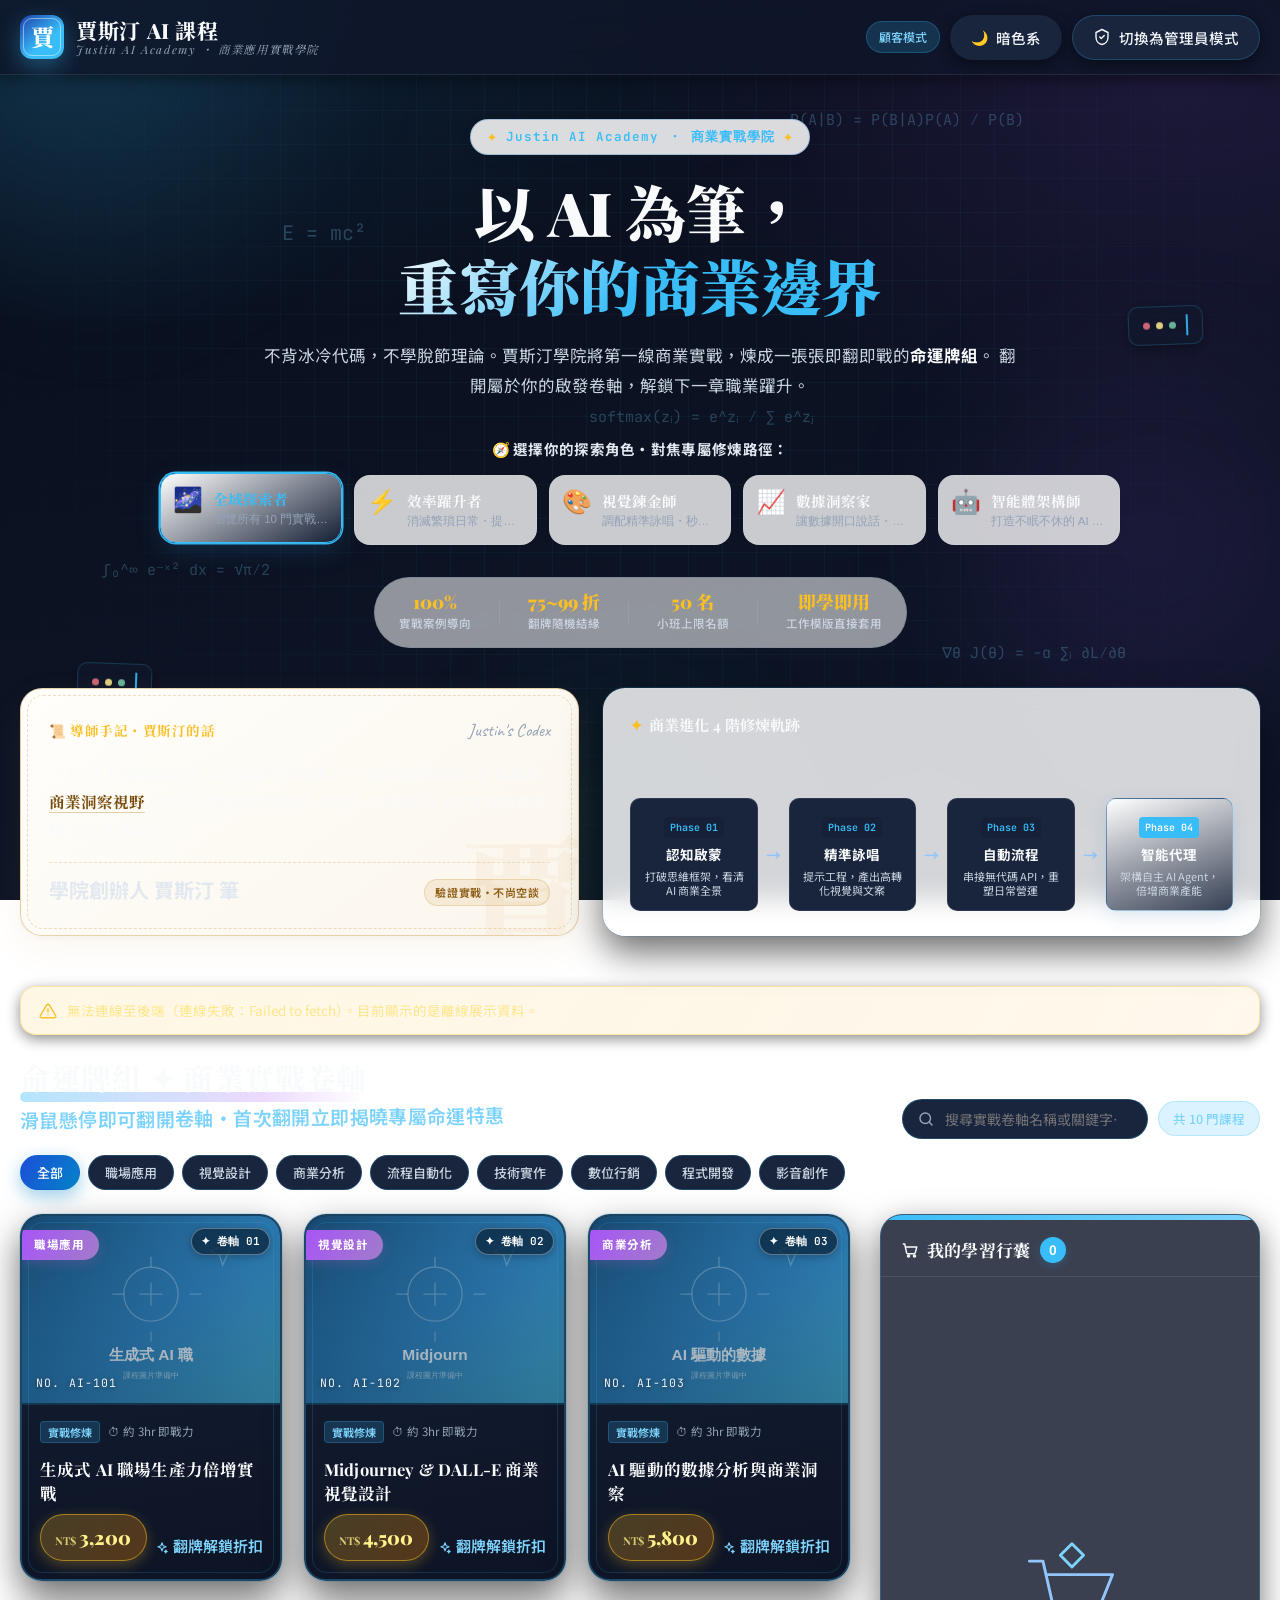
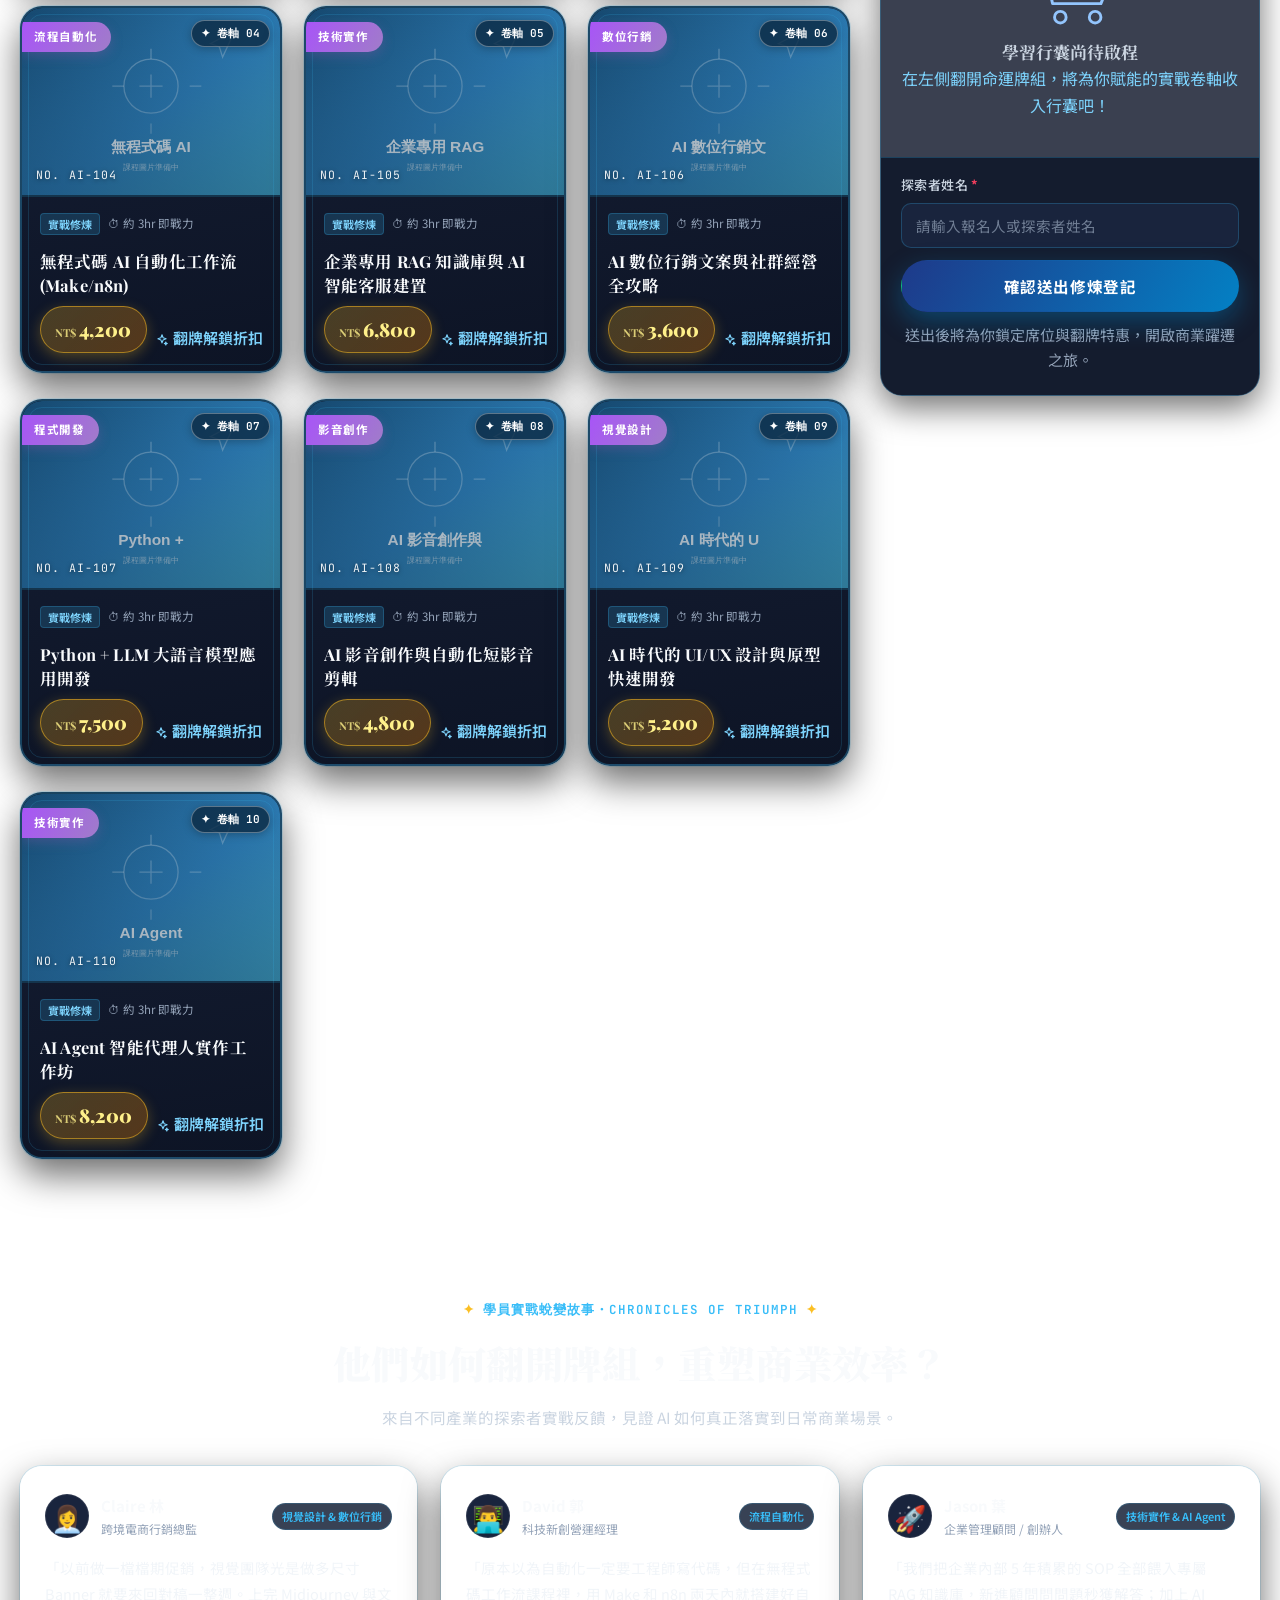
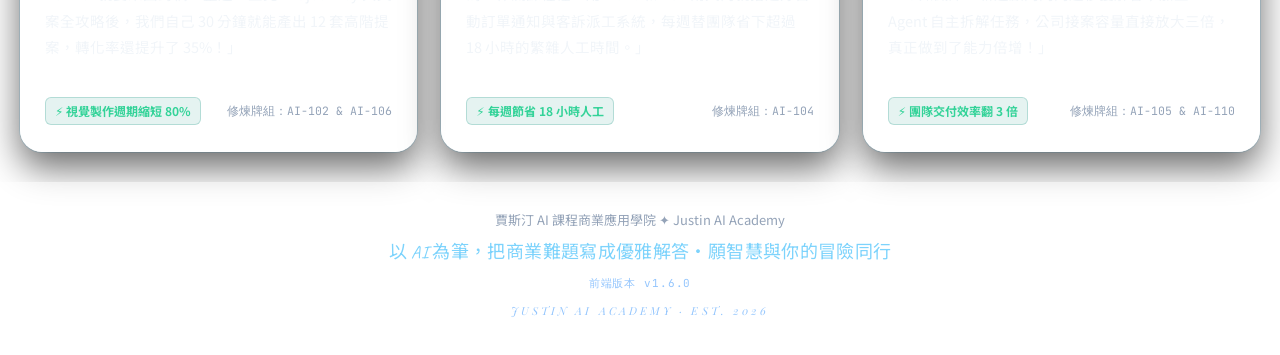
<file: index.html>
<!DOCTYPE html>
<html lang="zh-Hant-TW" data-theme="dark">

<head>
    <meta charset="UTF-8" />
    <meta name="viewport" content="width=device-width, initial-scale=1.0" />
    <title>賈斯汀 AI 課程 ─ 商業實戰學院</title>
    <meta name="description" content="賈斯汀 AI 課程商業應用網站V9：以 AI 為筆，重寫商業可能。桌遊風格翻牌卡、即時選課車、沉浸式實戰學院。" />

    <!-- 字體：思源黑體（介面）＋ JetBrains Mono（終端機指令感） -->
    <link rel="preconnect" href="https://fonts.googleapis.com" />
    <link rel="preconnect" href="https://fonts.gstatic.com" crossorigin />
    <!-- 英式學院風排版：Playfair Display（標題襯線）＋ Noto Serif TC（中文標題）
     ＋ Caveat（手寫註記）＋ Noto Sans TC（內文）＋ JetBrains Mono（指令感） -->
    <link
        href="https://fonts.googleapis.com/css2?family=Noto+Sans+TC:wght@300;400;500;700;900&family=Noto+Serif+TC:wght@600;700;900&family=Playfair+Display:ital,wght@0,700;0,800;0,900;1,600;1,700&family=Caveat:wght@500;600;700&family=JetBrains+Mono:wght@400;600&display=swap"
        rel="stylesheet" />

    <!-- ?v= 版本號：改版後更新此數字，可強制瀏覽器重新下載，不會吃到舊快取 -->
    <link rel="stylesheet" href="style.css?v=1.6.0" />
</head>

<body>

    <!-- ============================================================
     ① 背景動態層：手寫筆記、數學公式、終端機指令、紙飛機、墨暈
     此層 pointer-events:none，純裝飾、不影響互動
============================================================ -->
    <div class="ink-stage" aria-hidden="true">

        <!-- 墨暈光斑（呼吸漸層） -->
        <span class="ink-blob ink-blob--1"></span>
        <span class="ink-blob ink-blob--2"></span>
        <span class="ink-blob ink-blob--3"></span>

        <!-- 方格筆記紙紋理 -->
        <div class="grid-paper"></div>

        <!-- 手寫筆記：以 stroke-dashoffset 模擬「正在書寫」 -->
        <svg class="note-write note-write--a" viewBox="0 0 320 120" fill="none">
            <path d="M8 24 C60 10, 120 38, 190 20 S300 30, 312 16" />
            <path d="M8 56 C70 44, 140 70, 210 50 S290 62, 300 48" />
            <path d="M8 88 C50 80, 110 100, 170 84" />
        </svg>
        <svg class="note-write note-write--b" viewBox="0 0 320 120" fill="none">
            <path d="M10 20 C80 6, 150 34, 220 16 S308 26, 314 12" />
            <path d="M10 52 C60 42, 130 66, 200 46" />
            <path d="M10 84 C70 74, 130 94, 240 78" />
        </svg>

        <!-- 漂浮數學公式（推導感） -->
        <span class="formula formula--1">E = mc²</span>
        <span class="formula formula--2">∫₀^∞ e⁻ˣ² dx = √π⁄2</span>
        <span class="formula formula--3">P(A|B) = P(B|A)P(A) ⁄ P(B)</span>
        <span class="formula formula--4">∇θ J(θ) = −α ∑ᵢ ∂L⁄∂θ</span>
        <span class="formula formula--5">softmax(zᵢ) = e^zᵢ ⁄ ∑ e^zⱼ</span>
        <span class="formula formula--6">a² + b² = c²</span>

        <!-- 終端機指令：打字機動畫 -->
        <div class="terminal-chip terminal-chip--1">
            <span class="dot dot--r"></span><span class="dot dot--y"></span><span class="dot dot--g"></span>
            <code class="typing">python train_agent.py --epochs 50</code>
        </div>
        <div class="terminal-chip terminal-chip--2">
            <span class="dot dot--r"></span><span class="dot dot--y"></span><span class="dot dot--g"></span>
            <code class="typing typing--slow">npm run build --prompt "商業應用"</code>
        </div>

        <!-- 紙飛機：沿路徑飛行並輕微擺動 -->
        <svg class="paper-plane paper-plane--1" viewBox="0 0 48 48">
            <path d="M46 2 2 22l16 6 6 18z" />
            <path d="M46 2 18 28" />
        </svg>
        <svg class="paper-plane paper-plane--2" viewBox="0 0 48 48">
            <path d="M46 2 2 22l16 6 6 18z" />
            <path d="M46 2 18 28" />
        </svg>
        <svg class="paper-plane paper-plane--3" viewBox="0 0 48 48">
            <path d="M46 2 2 22l16 6 6 18z" />
            <path d="M46 2 18 28" />
        </svg>
    </div>


    <!-- ============================================================
     ② 頁首：品牌 + 管理員模式切換
============================================================ -->
    <header class="site-header">
        <div class="wrap header-inner">

            <div class="brand">
                <span class="brand-seal" aria-hidden="true">賈</span>
                <span class="brand-text">
                    <strong>賈斯汀 AI 課程</strong>
                    <small>Justin AI Academy ・ 商業應用實戰學院</small>
                </span>
            </div>

            <div class="header-actions">
                <span class="mode-badge" id="modeBadge">顧客模式</span>

                <!-- 顏色主題切換按鈕（預設暗色系） -->
                <button type="button" class="btn btn-theme" id="themeToggle" aria-label="切換顏色主題" title="切換暗色 / 亮色主題">
                    <span class="theme-icon" id="themeIcon">🌙</span>
                    <span id="themeToggleText">暗色系</span>
                </button>

                <!-- 需求 3：最上方的管理員模式切換按鈕 -->
                <button type="button" class="btn btn-admin" id="adminToggle" aria-expanded="false"
                    aria-controls="adminPanel">
                    <svg viewBox="0 0 24 24" class="ico" aria-hidden="true">
                        <path d="M12 2 4 6v6c0 5 3.4 9.2 8 10 4.6-.8 8-5 8-10V6l-8-4z" />
                        <path d="m9 12 2 2 4-4" />
                    </svg>
                    <span id="adminToggleText">切換為管理員模式</span>
                </button>
            </div>

        </div>
    </header>


    <!-- ============================================================
     ③ 管理員面板：以滑動動畫展開的「新增課程表單」
============================================================ -->
    <section class="admin-panel" id="adminPanel" aria-hidden="true">
        <div class="wrap">
            <div class="admin-card">

                <h2 class="admin-title">
                    <svg viewBox="0 0 24 24" class="ico" aria-hidden="true">
                        <path d="M12 5v14M5 12h14" />
                    </svg>
                    新增課程　<small>資料將寫入 Google 試算表的 menu 工作表</small>
                </h2>

                <form id="courseForm" class="admin-form" novalidate>
                    <div class="field">
                        <label for="fName">課程名稱 <b>*</b></label>
                        <input type="text" id="fName" name="name" placeholder="例：AI Agent 智能代理人實作工作坊"
                            autocomplete="off" />
                    </div>

                    <div class="field">
                        <label for="fCategory">課程分類 <b>*</b></label>
                        <input type="text" id="fCategory" name="category" list="categoryList" placeholder="例：技術實作"
                            autocomplete="off" />
                        <datalist id="categoryList"></datalist>
                    </div>

                    <div class="field">
                        <label for="fPrice">課程價格（NT$） <b>*</b></label>
                        <input type="number" id="fPrice" name="price" min="0" step="100" placeholder="例：4800" />
                    </div>

                    <div class="field">
                        <label for="fSeats">開課名額 <b>*</b></label>
                        <select id="fSeats" name="seats">
                            <option value="50" selected>50 人（滿編，預設）</option>
                            <option value="45">45 人</option>
                            <option value="40">40 人</option>
                            <option value="35">35 人</option>
                            <option value="30">30 人</option>
                            <option value="25">25 人</option>
                            <option value="20">20 人（小班）</option>
                            <option value="15">15 人（小班）</option>
                            <option value="10">10 人（精緻班）</option>
                            <option value="6">6 人（工作坊）</option>
                        </select>
                    </div>

                    <div class="field">
                        <label for="fImage">課程圖片網址</label>
                        <input type="url" id="fImage" name="imageUrl" placeholder="https://images.unsplash.com/..."
                            autocomplete="off" />
                    </div>

                    <div class="field field--full">
                        <label for="fDesc">課程描述 <b>*</b></label>
                        <textarea id="fDesc" name="description" rows="3" placeholder="用一句話說明學員能帶走什麼具體成果。"></textarea>
                    </div>

                    <div class="admin-form-actions">
                        <p class="form-hint" id="formHint">＊ 標示為必填欄位；新增後將自動重新載入課程清單。</p>
                        <div class="btn-row">
                            <button type="reset" class="btn btn-ghost">清空欄位</button>
                            <button type="submit" class="btn btn-primary" id="addCourseBtn">
                                <span class="btn-spinner" aria-hidden="true"></span>
                                <span class="btn-label">送出新增課程</span>
                            </button>
                        </div>
                    </div>
                </form>

                <!-- 退貨（名額回補）：依訂單編號把課程名額加回 menu -->
                <div class="refund-box">
                    <h3 class="refund-title">
                        <svg viewBox="0 0 24 24" class="ico" aria-hidden="true">
                            <path d="M3 12a9 9 0 1 0 3-6.7L3 8" />
                            <path d="M3 3v5h5" />
                        </svg>
                        訂單退貨　<small>名額將加回 menu，訂單標記為「已退貨」</small>
                    </h3>
                    <div class="refund-row">
                        <div class="field">
                            <label for="returnOrderId">訂單編號</label>
                            <input type="text" id="returnOrderId" list="orderList"
                                placeholder="例：ORD-20260909-001（可下拉選擇）" autocomplete="off" />
                            <datalist id="orderList"></datalist>
                        </div>
                        <button type="button" class="btn btn-warn" id="returnBtn">
                            <span class="btn-spinner" aria-hidden="true"></span>
                            <span class="btn-label">辦理退貨並回補名額</span>
                        </button>
                    </div>
                </div>

            </div>
        </div>
    </section>


    <!-- ============================================================
     【世界觀與序章】Hero 敘事區塊
     沉浸式學院定位：引導探索者從角色出發，開啟商業智能的修煉旅程
============================================================ -->
    <section class="narrative-hero wrap" aria-labelledby="heroTitle">
        <div class="hero-content">
            <div class="hero-badge">
                <span class="badge-spark">✦</span>
                <span class="badge-text">Justin AI Academy ・ 商業實戰學院</span>
                <span class="badge-spark">✦</span>
            </div>
            <h1 id="heroTitle" class="hero-title">
                以 AI 為筆，<br class="mobile-break" /><span class="title-shimmer">重寫你的商業邊界</span>
            </h1>
            <p class="hero-desc">
                不背冰冷代碼，不學脫節理論。賈斯汀學院將第一線商業實戰，煉成一張張即翻即戰的<strong>命運牌組</strong>。
                翻開屬於你的啟發卷軸，解鎖下一章職業躍升。
            </p>

            <!-- 角色命運指南（Persona Pathway） -->
            <div class="persona-section">
                <div class="persona-head">
                    <span class="persona-guide-label">🧭 選擇你的探索角色・對焦專屬修煉路徑：</span>
                </div>
                <div class="persona-grid" id="personaGrid" role="tablist" aria-label="角色路徑選擇">
                    <button type="button" class="persona-card is-active" data-role="all" data-category="全部">
                        <div class="persona-icon">🌌</div>
                        <div class="persona-meta">
                            <strong>全域探索者</strong>
                            <small>瀏覽所有 10 門實戰卷軸</small>
                        </div>
                    </button>
                    <button type="button" class="persona-card" data-role="efficiency" data-category="職場應用">
                        <div class="persona-icon">⚡</div>
                        <div class="persona-meta">
                            <strong>效率躍升者</strong>
                            <small>消滅繁瑣日常・提早 2 小時下班</small>
                        </div>
                    </button>
                    <button type="button" class="persona-card" data-role="creative" data-category="視覺設計">
                        <div class="persona-icon">🎨</div>
                        <div class="persona-meta">
                            <strong>視覺鍊金師</strong>
                            <small>調配精準詠唱・秒出高階商用圖</small>
                        </div>
                    </button>
                    <button type="button" class="persona-card" data-role="analytics" data-category="商業分析">
                        <div class="persona-icon">📈</div>
                        <div class="persona-meta">
                            <strong>數據洞察家</strong>
                            <small>讓數據開口說話・預測營收商機</small>
                        </div>
                    </button>
                    <button type="button" class="persona-card" data-role="architect" data-category="技術實作">
                        <div class="persona-icon">🤖</div>
                        <div class="persona-meta">
                            <strong>智能體架構師</strong>
                            <small>打造不眠不休的 AI 數位特工</small>
                        </div>
                    </button>
                </div>
            </div>

            <!-- 核心亮點微徽章 -->
            <div class="hero-stats">
                <div class="stat-item">
                    <span class="stat-num">100%</span>
                    <span class="stat-label">實戰案例導向</span>
                </div>
                <div class="stat-div"></div>
                <div class="stat-item">
                    <span class="stat-num">75~99 折</span>
                    <span class="stat-label">翻牌隨機結緣</span>
                </div>
                <div class="stat-div"></div>
                <div class="stat-item">
                    <span class="stat-num">50 名</span>
                    <span class="stat-label">小班上限名額</span>
                </div>
                <div class="stat-div"></div>
                <div class="stat-item">
                    <span class="stat-num">即學即用</span>
                    <span class="stat-label">工作模版直接套用</span>
                </div>
            </div>
        </div>

        <!-- 導師手記與進化四部曲 -->
        <div class="hero-narrative-cards">
            <!-- 導師手記 -->
            <aside class="mentor-codex">
                <div class="codex-seal-mark" aria-hidden="true">賈</div>
                <div class="codex-header">
                    <span class="codex-tag">📜 導師手記・賈斯汀的話</span>
                    <span class="codex-date">Justin's Codex</span>
                </div>
                <blockquote class="codex-quote">
                    「在 AI 大爆發的時代，最昂貴的不是算力，而是知道如何向 AI 提問的<strong>商業洞察視野</strong>。
                    這不是枯燥的技術課，而是一套讓你以十倍速擴張商業戰力的智慧槓桿。」
                </blockquote>
                <div class="codex-footer">
                    <span class="codex-author">學院創辦人 賈斯汀 筆</span>
                    <span class="codex-stamp">驗證實戰・不尚空談</span>
                </div>
            </aside>

            <!-- 商業進化 4 步曲 -->
            <div class="evolution-track">
                <div class="track-title">
                    <span class="track-spark">✦</span> 商業進化 4 階修煉軌跡
                </div>
                <div class="track-steps">
                    <div class="track-step">
                        <span class="step-badge">Phase 01</span>
                        <strong>認知啟蒙</strong>
                        <small>打破思維框架，看清 AI 商業全景</small>
                    </div>
                    <div class="track-arrow" aria-hidden="true">→</div>
                    <div class="track-step">
                        <span class="step-badge">Phase 02</span>
                        <strong>精準詠唱</strong>
                        <small>提示工程，產出高轉化視覺與文案</small>
                    </div>
                    <div class="track-arrow" aria-hidden="true">→</div>
                    <div class="track-step">
                        <span class="step-badge">Phase 03</span>
                        <strong>自動流程</strong>
                        <small>串接無代碼 API，重塑日常營運</small>
                    </div>
                    <div class="track-arrow" aria-hidden="true">→</div>
                    <div class="track-step step--highlight">
                        <span class="step-badge">Phase 04</span>
                        <strong>智能代理</strong>
                        <small>架構自主 AI Agent，倍增商業產能</small>
                    </div>
                </div>
            </div>
        </div>
    </section>


    <!-- ============================================================
     ④ 主要內容：左側課程網格 + 右側選課車
============================================================ -->
    <!-- ---------- 頁面工具列：橫跨整個寬度，讓下方課程卡與選課車齊高 ---------- -->
    <section class="board-head wrap" id="deckStage" aria-labelledby="menuTitle">

        <!-- 離線 / 錯誤提示列（預設隱藏） -->
        <div class="alert-bar" id="offlineBar" hidden>
            <svg viewBox="0 0 24 24" class="ico" aria-hidden="true">
                <path d="M12 9v4M12 17h.01" />
                <path d="M10.3 3.9 1.8 18a2 2 0 0 0 1.7 3h17a2 2 0 0 0 1.7-3L13.7 3.9a2 2 0 0 0-3.4 0z" />
            </svg>
            <span id="offlineText">目前為離線展示資料。請於 <code>main.js</code> 最上方填入你的 API_URL。</span>
        </div>

        <div class="section-head">
            <h1 id="menuTitle" class="section-title">
                <span class="title-ink">命運牌組 ✦ 商業實戰卷軸</span>
                <small>滑鼠懸停即可翻開卷軸・首次翻開立即揭曉專屬命運特惠</small>
            </h1>
            <div class="section-tools">
                <div class="search-box">
                    <svg viewBox="0 0 24 24" class="ico" aria-hidden="true">
                        <circle cx="11" cy="11" r="7" />
                        <path d="m20 20-3.2-3.2" />
                    </svg>
                    <input type="search" id="searchInput" placeholder="搜尋實戰卷軸名稱或關鍵字…" aria-label="搜尋課程" />
                </div>
                <span class="count-chip" id="countChip">共 0 門課程</span>
            </div>
        </div>

        <!-- 分類篩選晶片（由 JS 依資料產生） -->
        <div class="category-bar" id="categoryBar" role="tablist" aria-label="課程分類篩選"></div>
    </section>


    <main class="wrap layout">

        <!-- ---------- 左：課程牌組 ---------- -->
        <section class="menu-col">

            <!-- 課程卡網格（由 JS 渲染；載入時顯示骨架卡） -->
            <div class="course-grid" id="courseGrid" aria-live="polite" aria-busy="true"></div>

            <!-- 查無資料時的空狀態 -->
            <div class="empty-state" id="emptyState" hidden>
                <svg viewBox="0 0 120 90" class="empty-illus" aria-hidden="true">
                    <rect x="14" y="18" width="92" height="60" rx="8" />
                    <path d="M14 34h92M32 50h34M32 62h22" />
                    <circle cx="86" cy="58" r="14" />
                    <path d="m96 68 10 10" />
                </svg>
                <p>找不到符合條件的課程，換個關鍵字或分類試試。</p>
            </div>
        </section>


        <!-- ---------- 右：選課車 ---------- -->
        <aside class="cart-col" id="cartCol" aria-labelledby="cartTitle">
            <div class="cart-card">

                <header class="cart-head">
                    <h2 id="cartTitle">
                        <svg viewBox="0 0 24 24" class="ico" aria-hidden="true">
                            <path d="M3 4h2l2.4 11.4a2 2 0 0 0 2 1.6h7.7a2 2 0 0 0 2-1.5L21 8H6" />
                            <circle cx="10" cy="20" r="1.4" />
                            <circle cx="18" cy="20" r="1.4" />
                        </svg>
                        我的學習行囊
                    </h2>
                    <span class="cart-badge" id="cartBadge">0</span>
                    <button type="button" class="cart-close" id="cartClose" aria-label="關閉選課車">×</button>
                </header>

                <!-- 課程明細（由 JS 渲染） -->
                <div class="cart-body" id="cartBody"></div>

                <!-- 空車狀態 -->
                <div class="cart-empty" id="cartEmpty">
                    <svg viewBox="0 0 120 100" class="cart-empty-illus" aria-hidden="true">
                        <path d="M18 26h14l10 44h50l12-30H36" />
                        <circle cx="50" cy="84" r="6" />
                        <circle cx="86" cy="84" r="6" />
                        <path class="dash" d="M62 8 74 20 62 32 50 20z" />
                    </svg>
                    <p>學習行囊尚待啟程</p>
                    <small>在左側翻開命運牌組，將為你賦能的實戰卷軸收入行囊吧！</small>
                </div>

                <!-- 金額結算 -->
                <div class="cart-summary" id="cartSummary" hidden>
                    <div class="sum-row"><span>已選卷軸</span><b id="sumCount">0 門</b></div>
                    <div class="sum-row"><span>合計堂數</span><b id="sumQty">0 堂</b></div>
                    <div class="sum-row sum-row--total"><span>應付總金額</span><b id="sumTotal">NT$ 0</b></div>
                </div>

                <!-- 送出區 -->
                <div class="cart-foot">
                    <div class="field">
                        <label for="customerName">探索者姓名 <b>*</b></label>
                        <input type="text" id="customerName" placeholder="請輸入報名人或探索者姓名" autocomplete="name" />
                    </div>
                    <button type="button" class="btn btn-submit" id="submitOrderBtn">
                        <span class="btn-spinner" aria-hidden="true"></span>
                        <span class="btn-label">確認送出修煉登記</span>
                    </button>
                    <p class="cart-note">送出後將為你鎖定席位與翻牌特惠，開啟商業躍遷之旅。</p>
                </div>

            </div>
        </aside>
    </main>


    <!-- ============================================================
     【學員蛻變實錄】Chronicles of Triumph
     真實成果反饋，強化決策說服力與故事共鳴
============================================================ -->
    <section class="testimonials-section wrap" aria-labelledby="testiHeading">
        <div class="section-badge-center">
            <span class="badge-spark">✦</span>
            <span>學員實戰蛻變故事・CHRONICLES OF TRIUMPH</span>
            <span class="badge-spark">✦</span>
        </div>
        <h2 id="testiHeading" class="testi-title">他們如何翻開牌組，重塑商業效率？</h2>
        <p class="testi-sub">來自不同產業的探索者實戰反饋，見證 AI 如何真正落實到日常商業場景。</p>

        <div class="story-grid">
            <article class="story-card">
                <div class="story-header">
                    <span class="story-avatar">👩‍💼</span>
                    <div class="story-author">
                        <strong>Claire 林</strong>
                        <small>跨境電商行銷總監</small>
                    </div>
                    <span class="story-pill">視覺設計 & 數位行銷</span>
                </div>
                <p class="story-quote">
                    「以前做一檔檔期促銷，視覺團隊光是做多尺寸 Banner 就要來回對稿一整週。上完 Midjourney 與文案全攻略後，我們自己 30 分鐘就能產出 12 套高階提案，轉化率還提升了 35%！」
                </p>
                <div class="story-foot">
                    <span class="story-metric">⚡ 視覺製作週期縮短 80%</span>
                    <span class="story-tag">修煉牌組：AI-102 & AI-106</span>
                </div>
            </article>

            <article class="story-card">
                <div class="story-header">
                    <span class="story-avatar">👨‍💻</span>
                    <div class="story-author">
                        <strong>David 郭</strong>
                        <small>科技新創營運經理</small>
                    </div>
                    <span class="story-pill">流程自動化</span>
                </div>
                <p class="story-quote">
                    「原本以為自動化一定要工程師寫代碼，但在無程式碼工作流課程裡，用 Make 和 n8n 兩天內就搭建好自動訂單通知與客訴派工系統，每週替團隊省下超過 18 小時的繁雜人工時間。」
                </p>
                <div class="story-foot">
                    <span class="story-metric">⚡ 每週節省 18 小時人工</span>
                    <span class="story-tag">修煉牌組：AI-104</span>
                </div>
            </article>

            <article class="story-card">
                <div class="story-header">
                    <span class="story-avatar">🚀</span>
                    <div class="story-author">
                        <strong>Jason 葉</strong>
                        <small>企業管理顧問 / 創辦人</small>
                    </div>
                    <span class="story-pill">技術實作 & AI Agent</span>
                </div>
                <p class="story-quote">
                    「我們把企業內部 5 年積累的 SOP 全部餵入專屬 RAG 知識庫，新進顧問問問題秒獲解答；加上 AI Agent 自主拆解任務，公司接案容量直接放大三倍，真正做到了能力倍增！」
                </p>
                <div class="story-foot">
                    <span class="story-metric">⚡ 團隊交付效率翻 3 倍</span>
                    <span class="story-tag">修煉牌組：AI-105 & AI-110</span>
                </div>
            </article>
        </div>
    </section>


    <!-- 手機版：底部浮動選課車按鈕 -->
    <button type="button" class="cart-fab" id="cartFab" aria-label="開啟選課車">
        <svg viewBox="0 0 24 24" class="ico" aria-hidden="true">
            <path d="M3 4h2l2.4 11.4a2 2 0 0 0 2 1.6h7.7a2 2 0 0 0 2-1.5L21 8H6" />
            <circle cx="10" cy="20" r="1.4" />
            <circle cx="18" cy="20" r="1.4" />
        </svg>
        <span class="fab-badge" id="fabBadge">0</span>
    </button>


    <!-- ============================================================
     ⑤ 頁尾
============================================================ -->
    <footer class="site-footer">
        <div class="wrap">
            <p>賈斯汀 AI 課程商業應用學院 ✦ Justin AI Academy</p>
            <p class="foot-sub">以 AI 為筆，把商業難題寫成優雅解答・願智慧與你的冒險同行</p>
            <p class="foot-version">前端版本 <span id="appVersion">—</span></p>
        </div>
    </footer>


    <!-- ============================================================
     ⑥ 全域遮罩與提示元件
============================================================ -->

    <!-- 墨滴載入遮罩：送單 / 新增 / 刪除時顯示 -->
    <div class="busy-overlay" id="busyOverlay" hidden>
        <div class="busy-box" role="status" aria-live="assertive">
            <div class="ink-loader" aria-hidden="true">
                <span class="ink-drop"></span>
                <span class="ink-ripple"></span>
                <span class="ink-ripple ink-ripple--2"></span>
                <svg class="loader-plane" viewBox="0 0 48 48">
                    <path d="M46 2 2 22l16 6 6 18z" />
                    <path d="M46 2 18 28" />
                </svg>
            </div>
            <p class="busy-text" id="busyText">處理中，請稍候…</p>
            <div class="busy-progress"><span></span></div>
        </div>
    </div>

    <!-- 成功提示框：下單 / 新增成功 -->
    <div class="modal" id="successModal" hidden>
        <div class="modal-mask" data-close="1"></div>
        <div class="modal-card modal-card--success" role="dialog" aria-modal="true" aria-labelledby="successTitle">
            <div class="success-ring" aria-hidden="true">
                <svg viewBox="0 0 60 60">
                    <circle class="ring-circle" cx="30" cy="30" r="26" />
                    <path class="ring-check" d="M18 31l8.5 8.5L43 22" />
                </svg>
                <span class="spark spark--1"></span><span class="spark spark--2"></span>
                <span class="spark spark--3"></span><span class="spark spark--4"></span>
            </div>
            <h3 id="successTitle">報名成功！</h3>
            <p class="modal-desc" id="successDesc">已為你保留座位，我們會盡快與你聯繫。</p>
            <div class="order-slip" id="orderSlip" hidden>
                <span>訂單編號</span><b id="orderIdText">—</b>
            </div>
            <button type="button" class="btn btn-primary" data-close="1">太好了，繼續逛逛</button>
        </div>
    </div>

    <!-- 確認對話框：刪除課程二次確認 -->
    <div class="modal" id="confirmModal" hidden>
        <div class="modal-mask" data-cancel="1"></div>
        <div class="modal-card modal-card--confirm" role="alertdialog" aria-modal="true" aria-labelledby="confirmTitle">
            <div class="confirm-icon" aria-hidden="true">
                <svg viewBox="0 0 24 24">
                    <path d="M3 6h18M8 6V4h8v2M6 6l1 14h10l1-14" />
                    <path d="M10 11v5M14 11v5" />
                </svg>
            </div>
            <h3 id="confirmTitle">確認刪除課程？</h3>
            <p class="modal-desc" id="confirmDesc">此操作會同步刪除 Google 試算表中的資料，且無法復原。</p>
            <div class="btn-row btn-row--center">
                <button type="button" class="btn btn-ghost" id="confirmCancel">取消</button>
                <button type="button" class="btn btn-danger" id="confirmOk">確認刪除</button>
            </div>
        </div>
    </div>

    <!-- Toast 提示容器 -->
    <div class="toast-stack" id="toastStack" aria-live="polite"></div>

    <script src="main.js?v=1.6.0"></script>
</body>

</html>
</file>
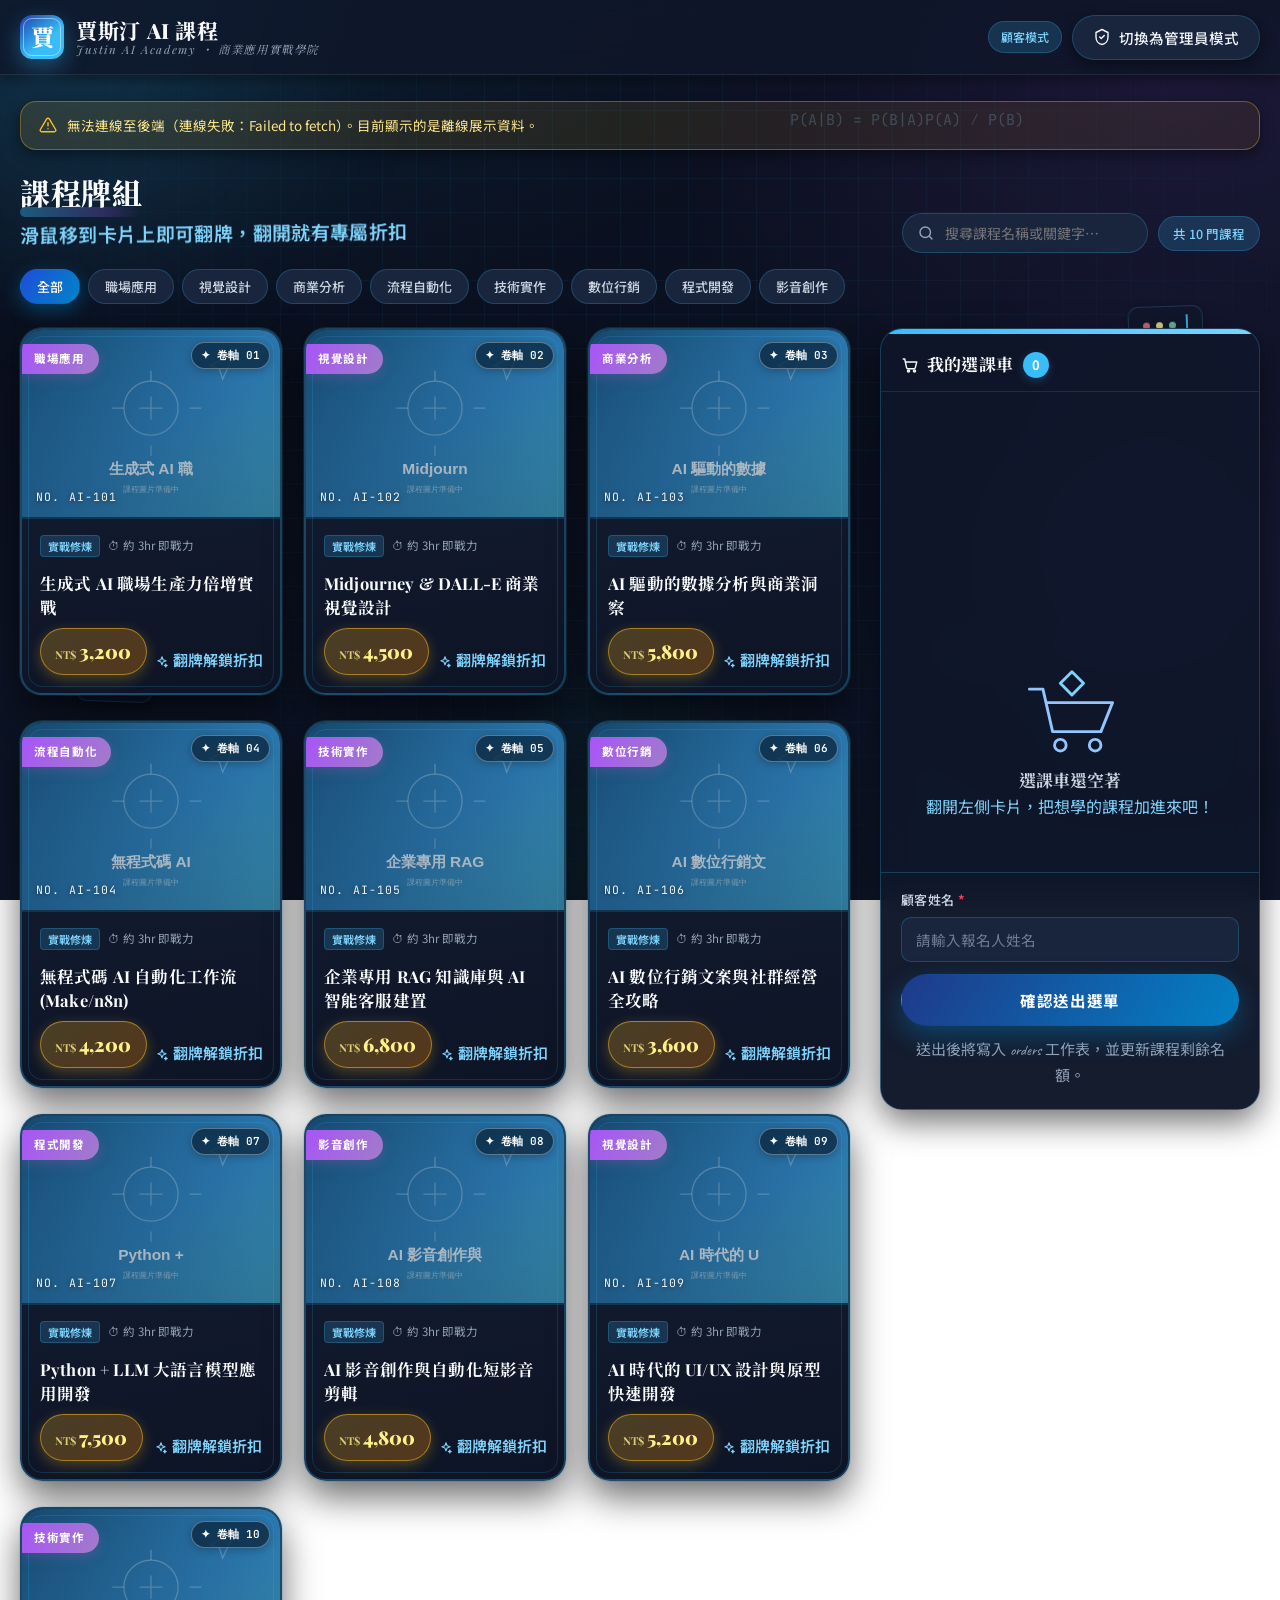
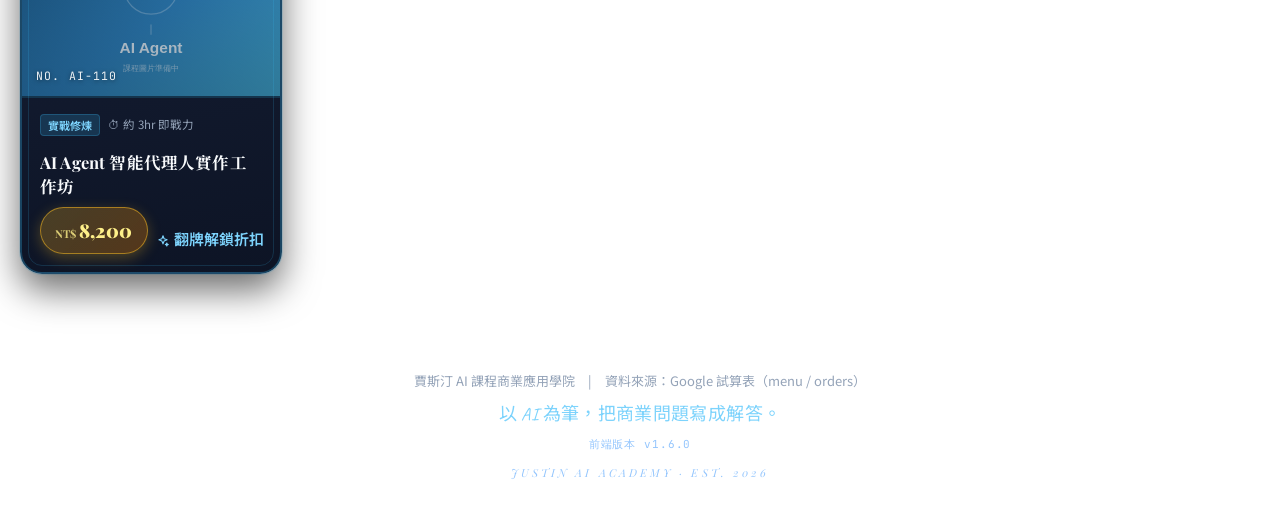
<file: indexV6.html>
<!DOCTYPE html>
<html lang="zh-Hant-TW">

<head>
    <meta charset="UTF-8" />
    <meta name="viewport" content="width=device-width, initial-scale=1.0" />
    <title>賈斯汀的 AI 商業應用shop6</title>
    <meta name="description" content="賈斯汀 AI 課程商業應用網站：桌遊風格選課卡、即時選課車、管理員課程維護。" />

    <!-- 字體：思源黑體（介面）＋ JetBrains Mono（終端機指令感） -->
    <link rel="preconnect" href="https://fonts.googleapis.com" />
    <link rel="preconnect" href="https://fonts.gstatic.com" crossorigin />
    <!-- 英式學院風排版：Playfair Display（標題襯線）＋ Noto Serif TC（中文標題）
     ＋ Caveat（手寫註記）＋ Noto Sans TC（內文）＋ JetBrains Mono（指令感） -->
    <link
        href="https://fonts.googleapis.com/css2?family=Noto+Sans+TC:wght@300;400;500;700;900&family=Noto+Serif+TC:wght@600;700;900&family=Playfair+Display:ital,wght@0,700;0,800;0,900;1,600;1,700&family=Caveat:wght@500;600;700&family=JetBrains+Mono:wght@400;600&display=swap"
        rel="stylesheet" />

    <!-- ?v= 版本號：改版後更新此數字，可強制瀏覽器重新下載，不會吃到舊快取 -->
    <link rel="stylesheet" href="style.css?v=1.4.1" />
</head>

<body>

    <!-- ============================================================
     ① 背景動態層：手寫筆記、數學公式、終端機指令、紙飛機、墨暈
     此層 pointer-events:none，純裝飾、不影響互動
============================================================ -->
    <div class="ink-stage" aria-hidden="true">

        <!-- 墨暈光斑（呼吸漸層） -->
        <span class="ink-blob ink-blob--1"></span>
        <span class="ink-blob ink-blob--2"></span>
        <span class="ink-blob ink-blob--3"></span>

        <!-- 方格筆記紙紋理 -->
        <div class="grid-paper"></div>

        <!-- 手寫筆記：以 stroke-dashoffset 模擬「正在書寫」 -->
        <svg class="note-write note-write--a" viewBox="0 0 320 120" fill="none">
            <path d="M8 24 C60 10, 120 38, 190 20 S300 30, 312 16" />
            <path d="M8 56 C70 44, 140 70, 210 50 S290 62, 300 48" />
            <path d="M8 88 C50 80, 110 100, 170 84" />
        </svg>
        <svg class="note-write note-write--b" viewBox="0 0 320 120" fill="none">
            <path d="M10 20 C80 6, 150 34, 220 16 S308 26, 314 12" />
            <path d="M10 52 C60 42, 130 66, 200 46" />
            <path d="M10 84 C70 74, 130 94, 240 78" />
        </svg>

        <!-- 漂浮數學公式（推導感） -->
        <span class="formula formula--1">E = mc²</span>
        <span class="formula formula--2">∫₀^∞ e⁻ˣ² dx = √π⁄2</span>
        <span class="formula formula--3">P(A|B) = P(B|A)P(A) ⁄ P(B)</span>
        <span class="formula formula--4">∇θ J(θ) = −α ∑ᵢ ∂L⁄∂θ</span>
        <span class="formula formula--5">softmax(zᵢ) = e^zᵢ ⁄ ∑ e^zⱼ</span>
        <span class="formula formula--6">a² + b² = c²</span>

        <!-- 終端機指令：打字機動畫 -->
        <div class="terminal-chip terminal-chip--1">
            <span class="dot dot--r"></span><span class="dot dot--y"></span><span class="dot dot--g"></span>
            <code class="typing">python train_agent.py --epochs 50</code>
        </div>
        <div class="terminal-chip terminal-chip--2">
            <span class="dot dot--r"></span><span class="dot dot--y"></span><span class="dot dot--g"></span>
            <code class="typing typing--slow">npm run build --prompt "商業應用"</code>
        </div>

        <!-- 紙飛機：沿路徑飛行並輕微擺動 -->
        <svg class="paper-plane paper-plane--1" viewBox="0 0 48 48">
            <path d="M46 2 2 22l16 6 6 18z" />
            <path d="M46 2 18 28" />
        </svg>
        <svg class="paper-plane paper-plane--2" viewBox="0 0 48 48">
            <path d="M46 2 2 22l16 6 6 18z" />
            <path d="M46 2 18 28" />
        </svg>
        <svg class="paper-plane paper-plane--3" viewBox="0 0 48 48">
            <path d="M46 2 2 22l16 6 6 18z" />
            <path d="M46 2 18 28" />
        </svg>
    </div>


    <!-- ============================================================
     ② 頁首：品牌 + 管理員模式切換
============================================================ -->
    <header class="site-header">
        <div class="wrap header-inner">

            <div class="brand">
                <span class="brand-seal" aria-hidden="true">賈</span>
                <span class="brand-text">
                    <strong>賈斯汀 AI 課程</strong>
                    <small>Justin AI Academy ・ 商業應用實戰學院</small>
                </span>
            </div>

            <div class="header-actions">
                <span class="mode-badge" id="modeBadge">顧客模式</span>
                <!-- 需求 3：最上方的管理員模式切換按鈕 -->
                <button type="button" class="btn btn-admin" id="adminToggle" aria-expanded="false"
                    aria-controls="adminPanel">
                    <svg viewBox="0 0 24 24" class="ico" aria-hidden="true">
                        <path d="M12 2 4 6v6c0 5 3.4 9.2 8 10 4.6-.8 8-5 8-10V6l-8-4z" />
                        <path d="m9 12 2 2 4-4" />
                    </svg>
                    <span id="adminToggleText">切換為管理員模式</span>
                </button>
            </div>

        </div>
    </header>


    <!-- ============================================================
     ③ 管理員面板：以滑動動畫展開的「新增課程表單」
============================================================ -->
    <section class="admin-panel" id="adminPanel" aria-hidden="true">
        <div class="wrap">
            <div class="admin-card">

                <h2 class="admin-title">
                    <svg viewBox="0 0 24 24" class="ico" aria-hidden="true">
                        <path d="M12 5v14M5 12h14" />
                    </svg>
                    新增課程　<small>資料將寫入 Google 試算表的 menu 工作表</small>
                </h2>

                <form id="courseForm" class="admin-form" novalidate>
                    <div class="field">
                        <label for="fName">課程名稱 <b>*</b></label>
                        <input type="text" id="fName" name="name" placeholder="例：AI Agent 智能代理人實作工作坊"
                            autocomplete="off" />
                    </div>

                    <div class="field">
                        <label for="fCategory">課程分類 <b>*</b></label>
                        <input type="text" id="fCategory" name="category" list="categoryList" placeholder="例：技術實作"
                            autocomplete="off" />
                        <datalist id="categoryList"></datalist>
                    </div>

                    <div class="field">
                        <label for="fPrice">課程價格（NT$） <b>*</b></label>
                        <input type="number" id="fPrice" name="price" min="0" step="100" placeholder="例：4800" />
                    </div>

                    <div class="field">
                        <label for="fSeats">開課名額 <b>*</b></label>
                        <select id="fSeats" name="seats">
                            <option value="50" selected>50 人（滿編，預設）</option>
                            <option value="45">45 人</option>
                            <option value="40">40 人</option>
                            <option value="35">35 人</option>
                            <option value="30">30 人</option>
                            <option value="25">25 人</option>
                            <option value="20">20 人（小班）</option>
                            <option value="15">15 人（小班）</option>
                            <option value="10">10 人（精緻班）</option>
                            <option value="6">6 人（工作坊）</option>
                        </select>
                    </div>

                    <div class="field">
                        <label for="fImage">課程圖片網址</label>
                        <input type="url" id="fImage" name="imageUrl" placeholder="https://images.unsplash.com/..."
                            autocomplete="off" />
                    </div>

                    <div class="field field--full">
                        <label for="fDesc">課程描述 <b>*</b></label>
                        <textarea id="fDesc" name="description" rows="3" placeholder="用一句話說明學員能帶走什麼具體成果。"></textarea>
                    </div>

                    <div class="admin-form-actions">
                        <p class="form-hint" id="formHint">＊ 標示為必填欄位；新增後將自動重新載入課程清單。</p>
                        <div class="btn-row">
                            <button type="reset" class="btn btn-ghost">清空欄位</button>
                            <button type="submit" class="btn btn-primary" id="addCourseBtn">
                                <span class="btn-spinner" aria-hidden="true"></span>
                                <span class="btn-label">送出新增課程</span>
                            </button>
                        </div>
                    </div>
                </form>

                <!-- 退貨（名額回補）：依訂單編號把課程名額加回 menu -->
                <div class="refund-box">
                    <h3 class="refund-title">
                        <svg viewBox="0 0 24 24" class="ico" aria-hidden="true">
                            <path d="M3 12a9 9 0 1 0 3-6.7L3 8" />
                            <path d="M3 3v5h5" />
                        </svg>
                        訂單退貨　<small>名額將加回 menu，訂單標記為「已退貨」</small>
                    </h3>
                    <div class="refund-row">
                        <div class="field">
                            <label for="returnOrderId">訂單編號</label>
                            <input type="text" id="returnOrderId" list="orderList"
                                placeholder="例：ORD-20260909-001（可下拉選擇）" autocomplete="off" />
                            <datalist id="orderList"></datalist>
                        </div>
                        <button type="button" class="btn btn-warn" id="returnBtn">
                            <span class="btn-spinner" aria-hidden="true"></span>
                            <span class="btn-label">辦理退貨並回補名額</span>
                        </button>
                    </div>
                </div>

            </div>
        </div>
    </section>


    <!-- ============================================================
     ④ 主要內容：左側課程網格 + 右側選課車
============================================================ -->
    <!-- ---------- 頁面工具列：橫跨整個寬度，讓下方課程卡與選課車齊高 ---------- -->
    <section class="board-head wrap" aria-labelledby="menuTitle">

        <!-- 離線 / 錯誤提示列（預設隱藏） -->
        <div class="alert-bar" id="offlineBar" hidden>
            <svg viewBox="0 0 24 24" class="ico" aria-hidden="true">
                <path d="M12 9v4M12 17h.01" />
                <path d="M10.3 3.9 1.8 18a2 2 0 0 0 1.7 3h17a2 2 0 0 0 1.7-3L13.7 3.9a2 2 0 0 0-3.4 0z" />
            </svg>
            <span id="offlineText">目前為離線展示資料。請於 <code>main.js</code> 最上方填入你的 API_URL。</span>
        </div>

        <div class="section-head">
            <h1 id="menuTitle" class="section-title">
                <span class="title-ink">課程牌組</span>
                <small>滑鼠移到卡片上即可翻牌，翻開就有專屬折扣</small>
            </h1>
            <div class="section-tools">
                <div class="search-box">
                    <svg viewBox="0 0 24 24" class="ico" aria-hidden="true">
                        <circle cx="11" cy="11" r="7" />
                        <path d="m20 20-3.2-3.2" />
                    </svg>
                    <input type="search" id="searchInput" placeholder="搜尋課程名稱或關鍵字…" aria-label="搜尋課程" />
                </div>
                <span class="count-chip" id="countChip">共 0 門課程</span>
            </div>
        </div>

        <!-- 分類篩選晶片（由 JS 依資料產生） -->
        <div class="category-bar" id="categoryBar" role="tablist" aria-label="課程分類篩選"></div>
    </section>


    <main class="wrap layout">

        <!-- ---------- 左：課程牌組 ---------- -->
        <section class="menu-col">

            <!-- 課程卡網格（由 JS 渲染；載入時顯示骨架卡） -->
            <div class="course-grid" id="courseGrid" aria-live="polite" aria-busy="true"></div>

            <!-- 查無資料時的空狀態 -->
            <div class="empty-state" id="emptyState" hidden>
                <svg viewBox="0 0 120 90" class="empty-illus" aria-hidden="true">
                    <rect x="14" y="18" width="92" height="60" rx="8" />
                    <path d="M14 34h92M32 50h34M32 62h22" />
                    <circle cx="86" cy="58" r="14" />
                    <path d="m96 68 10 10" />
                </svg>
                <p>找不到符合條件的課程，換個關鍵字或分類試試。</p>
            </div>
        </section>


        <!-- ---------- 右：選課車 ---------- -->
        <aside class="cart-col" id="cartCol" aria-labelledby="cartTitle">
            <div class="cart-card">

                <header class="cart-head">
                    <h2 id="cartTitle">
                        <svg viewBox="0 0 24 24" class="ico" aria-hidden="true">
                            <path d="M3 4h2l2.4 11.4a2 2 0 0 0 2 1.6h7.7a2 2 0 0 0 2-1.5L21 8H6" />
                            <circle cx="10" cy="20" r="1.4" />
                            <circle cx="18" cy="20" r="1.4" />
                        </svg>
                        我的選課車
                    </h2>
                    <span class="cart-badge" id="cartBadge">0</span>
                    <button type="button" class="cart-close" id="cartClose" aria-label="關閉選課車">×</button>
                </header>

                <!-- 課程明細（由 JS 渲染） -->
                <div class="cart-body" id="cartBody"></div>

                <!-- 空車狀態 -->
                <div class="cart-empty" id="cartEmpty">
                    <svg viewBox="0 0 120 100" class="cart-empty-illus" aria-hidden="true">
                        <path d="M18 26h14l10 44h50l12-30H36" />
                        <circle cx="50" cy="84" r="6" />
                        <circle cx="86" cy="84" r="6" />
                        <path class="dash" d="M62 8 74 20 62 32 50 20z" />
                    </svg>
                    <p>選課車還空著</p>
                    <small>翻開左側卡片，把想學的課程加進來吧！</small>
                </div>

                <!-- 金額結算 -->
                <div class="cart-summary" id="cartSummary" hidden>
                    <div class="sum-row"><span>課程數量</span><b id="sumCount">0 門</b></div>
                    <div class="sum-row"><span>合計堂數</span><b id="sumQty">0 堂</b></div>
                    <div class="sum-row sum-row--total"><span>應付總金額</span><b id="sumTotal">NT$ 0</b></div>
                </div>

                <!-- 送出區 -->
                <div class="cart-foot">
                    <div class="field">
                        <label for="customerName">顧客姓名 <b>*</b></label>
                        <input type="text" id="customerName" placeholder="請輸入報名人姓名" autocomplete="name" />
                    </div>
                    <button type="button" class="btn btn-submit" id="submitOrderBtn">
                        <span class="btn-spinner" aria-hidden="true"></span>
                        <span class="btn-label">確認送出選單</span>
                    </button>
                    <p class="cart-note">送出後將寫入 orders 工作表，並更新課程剩餘名額。</p>
                </div>

            </div>
        </aside>
    </main>


    <!-- 手機版：底部浮動選課車按鈕 -->
    <button type="button" class="cart-fab" id="cartFab" aria-label="開啟選課車">
        <svg viewBox="0 0 24 24" class="ico" aria-hidden="true">
            <path d="M3 4h2l2.4 11.4a2 2 0 0 0 2 1.6h7.7a2 2 0 0 0 2-1.5L21 8H6" />
            <circle cx="10" cy="20" r="1.4" />
            <circle cx="18" cy="20" r="1.4" />
        </svg>
        <span class="fab-badge" id="fabBadge">0</span>
    </button>


    <!-- ============================================================
     ⑤ 頁尾
============================================================ -->
    <footer class="site-footer">
        <div class="wrap">
            <p>賈斯汀 AI 課程商業應用學院　|　資料來源：Google 試算表（menu / orders）</p>
            <p class="foot-sub">以 AI 為筆，把商業問題寫成解答。</p>
            <p class="foot-version">前端版本 <span id="appVersion">—</span></p>
        </div>
    </footer>


    <!-- ============================================================
     ⑥ 全域遮罩與提示元件
============================================================ -->

    <!-- 墨滴載入遮罩：送單 / 新增 / 刪除時顯示 -->
    <div class="busy-overlay" id="busyOverlay" hidden>
        <div class="busy-box" role="status" aria-live="assertive">
            <div class="ink-loader" aria-hidden="true">
                <span class="ink-drop"></span>
                <span class="ink-ripple"></span>
                <span class="ink-ripple ink-ripple--2"></span>
                <svg class="loader-plane" viewBox="0 0 48 48">
                    <path d="M46 2 2 22l16 6 6 18z" />
                    <path d="M46 2 18 28" />
                </svg>
            </div>
            <p class="busy-text" id="busyText">處理中，請稍候…</p>
            <div class="busy-progress"><span></span></div>
        </div>
    </div>

    <!-- 成功提示框：下單 / 新增成功 -->
    <div class="modal" id="successModal" hidden>
        <div class="modal-mask" data-close="1"></div>
        <div class="modal-card modal-card--success" role="dialog" aria-modal="true" aria-labelledby="successTitle">
            <div class="success-ring" aria-hidden="true">
                <svg viewBox="0 0 60 60">
                    <circle class="ring-circle" cx="30" cy="30" r="26" />
                    <path class="ring-check" d="M18 31l8.5 8.5L43 22" />
                </svg>
                <span class="spark spark--1"></span><span class="spark spark--2"></span>
                <span class="spark spark--3"></span><span class="spark spark--4"></span>
            </div>
            <h3 id="successTitle">報名成功！</h3>
            <p class="modal-desc" id="successDesc">已為你保留座位，我們會盡快與你聯繫。</p>
            <div class="order-slip" id="orderSlip" hidden>
                <span>訂單編號</span><b id="orderIdText">—</b>
            </div>
            <button type="button" class="btn btn-primary" data-close="1">太好了，繼續逛逛</button>
        </div>
    </div>

    <!-- 確認對話框：刪除課程二次確認 -->
    <div class="modal" id="confirmModal" hidden>
        <div class="modal-mask" data-cancel="1"></div>
        <div class="modal-card modal-card--confirm" role="alertdialog" aria-modal="true" aria-labelledby="confirmTitle">
            <div class="confirm-icon" aria-hidden="true">
                <svg viewBox="0 0 24 24">
                    <path d="M3 6h18M8 6V4h8v2M6 6l1 14h10l1-14" />
                    <path d="M10 11v5M14 11v5" />
                </svg>
            </div>
            <h3 id="confirmTitle">確認刪除課程？</h3>
            <p class="modal-desc" id="confirmDesc">此操作會同步刪除 Google 試算表中的資料，且無法復原。</p>
            <div class="btn-row btn-row--center">
                <button type="button" class="btn btn-ghost" id="confirmCancel">取消</button>
                <button type="button" class="btn btn-danger" id="confirmOk">確認刪除</button>
            </div>
        </div>
    </div>

    <!-- Toast 提示容器 -->
    <div class="toast-stack" id="toastStack" aria-live="polite"></div>

    <script src="main.js?v=1.4.1"></script>
</body>

</html>
</file>
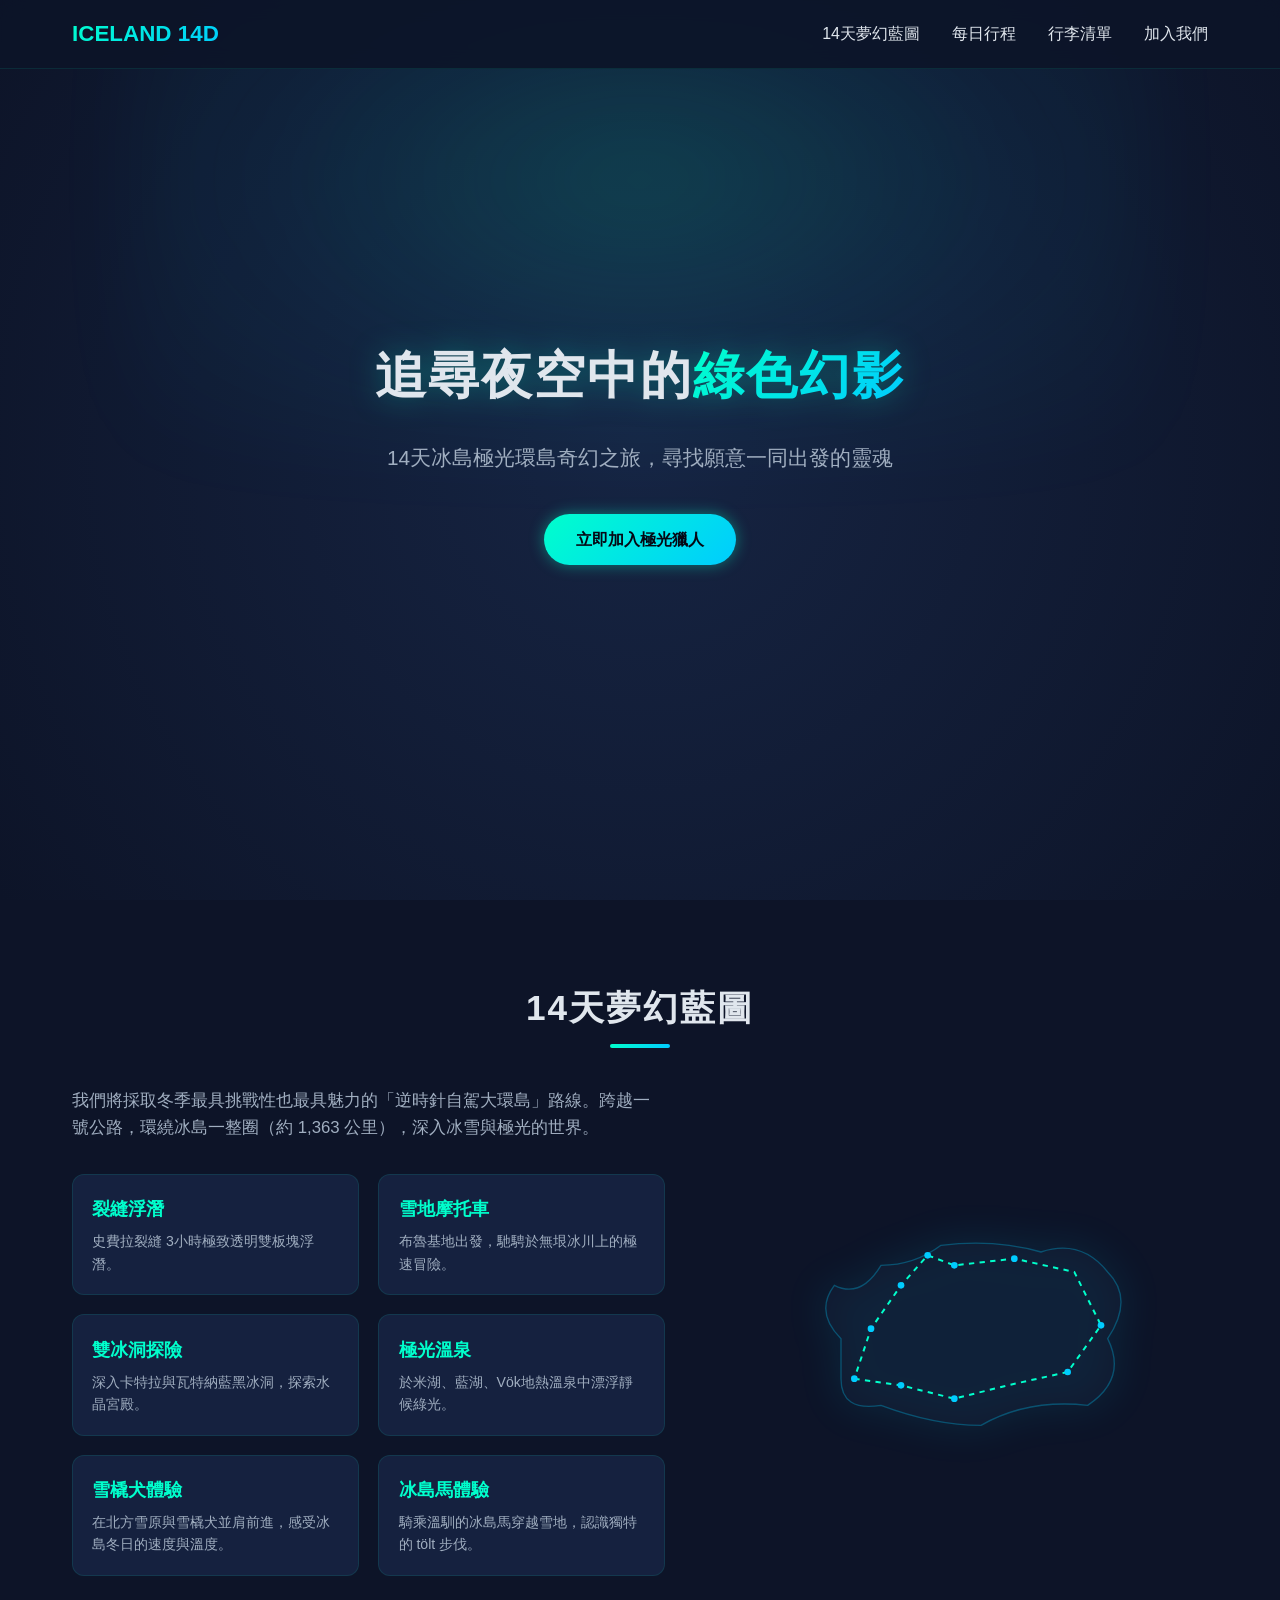
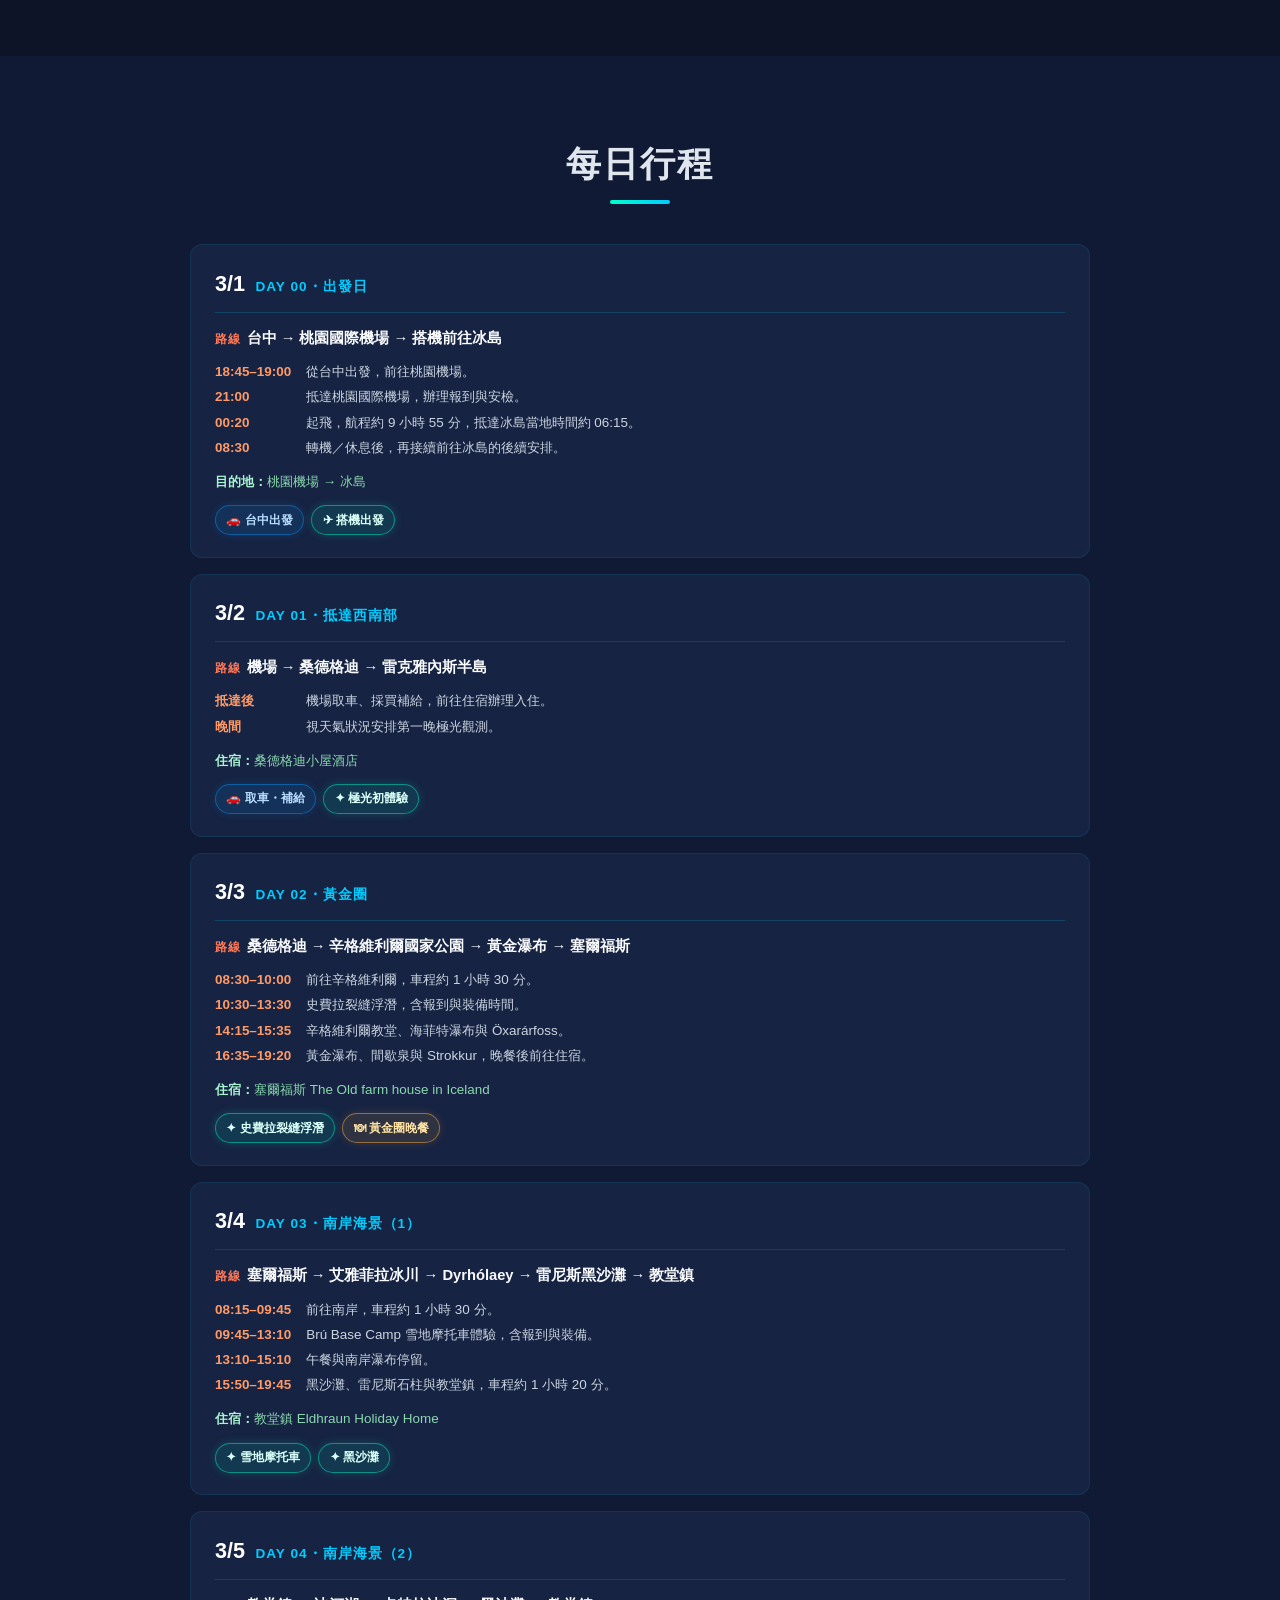
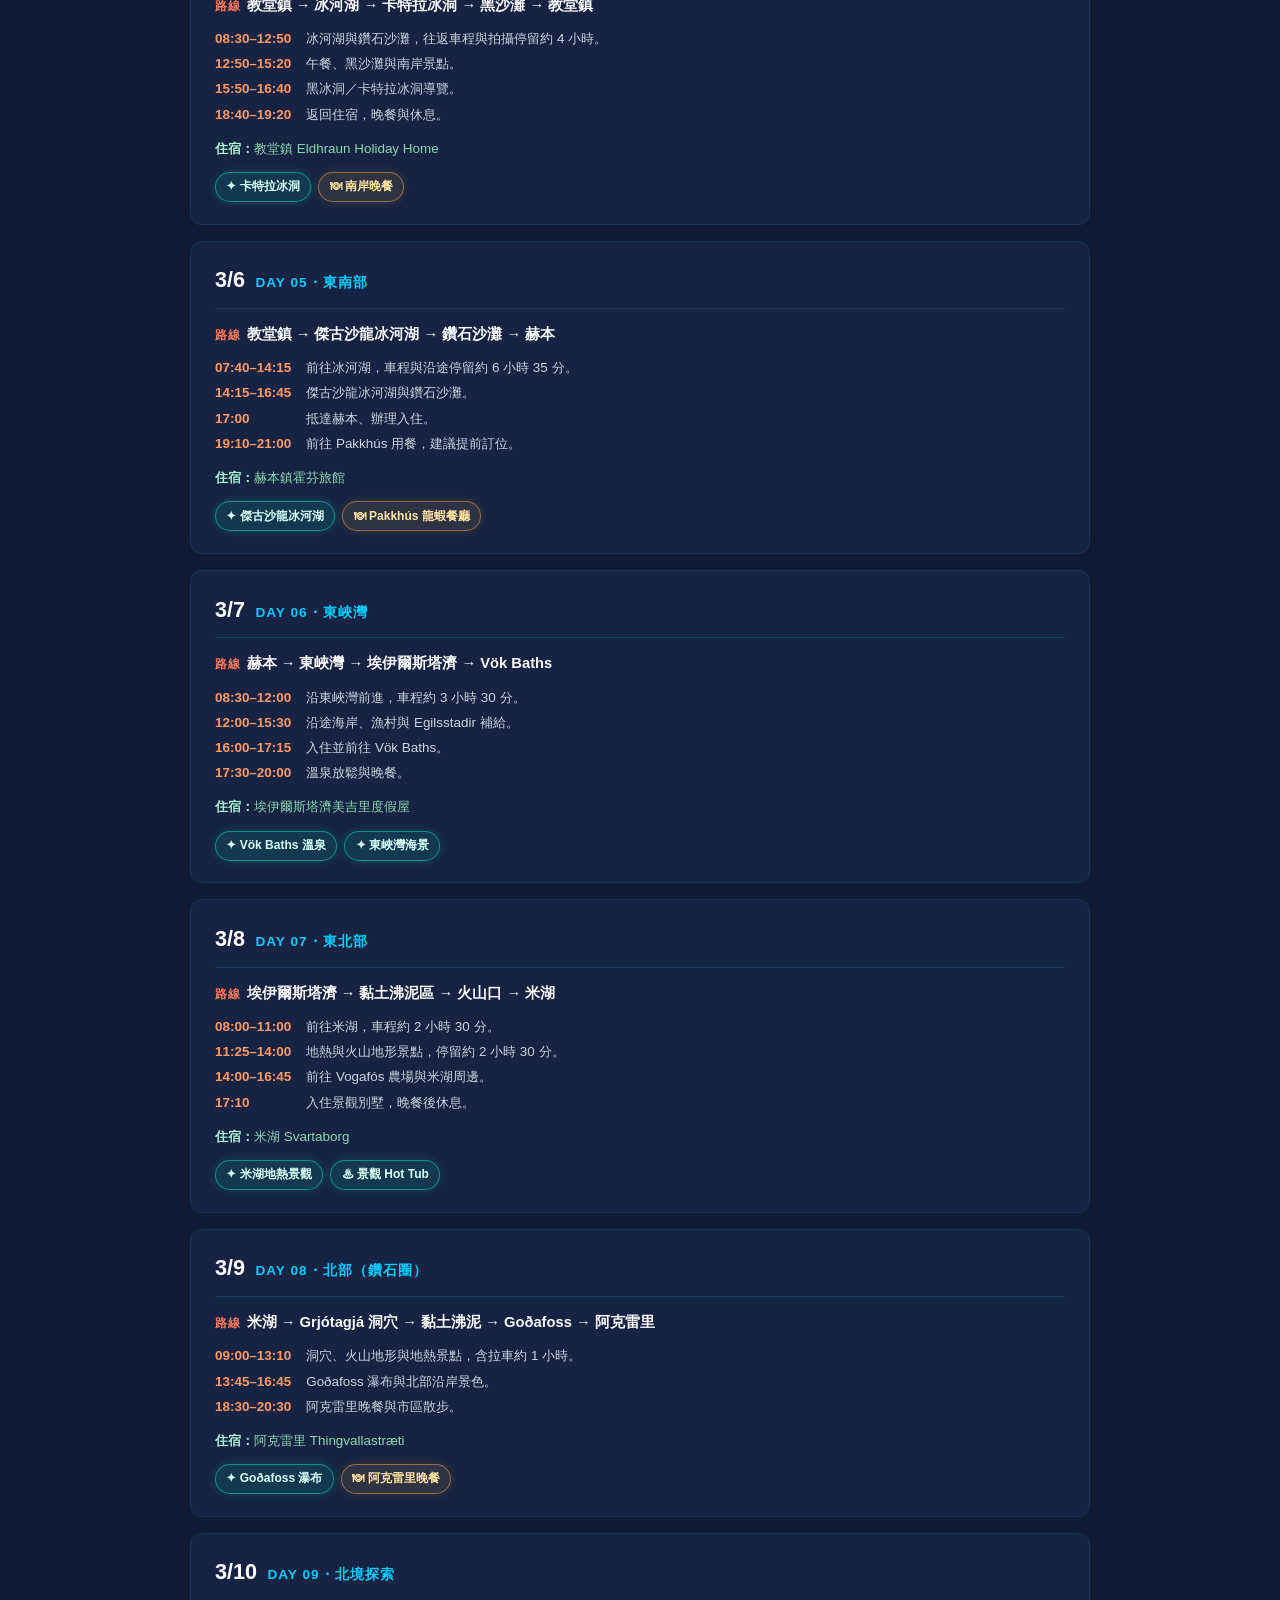
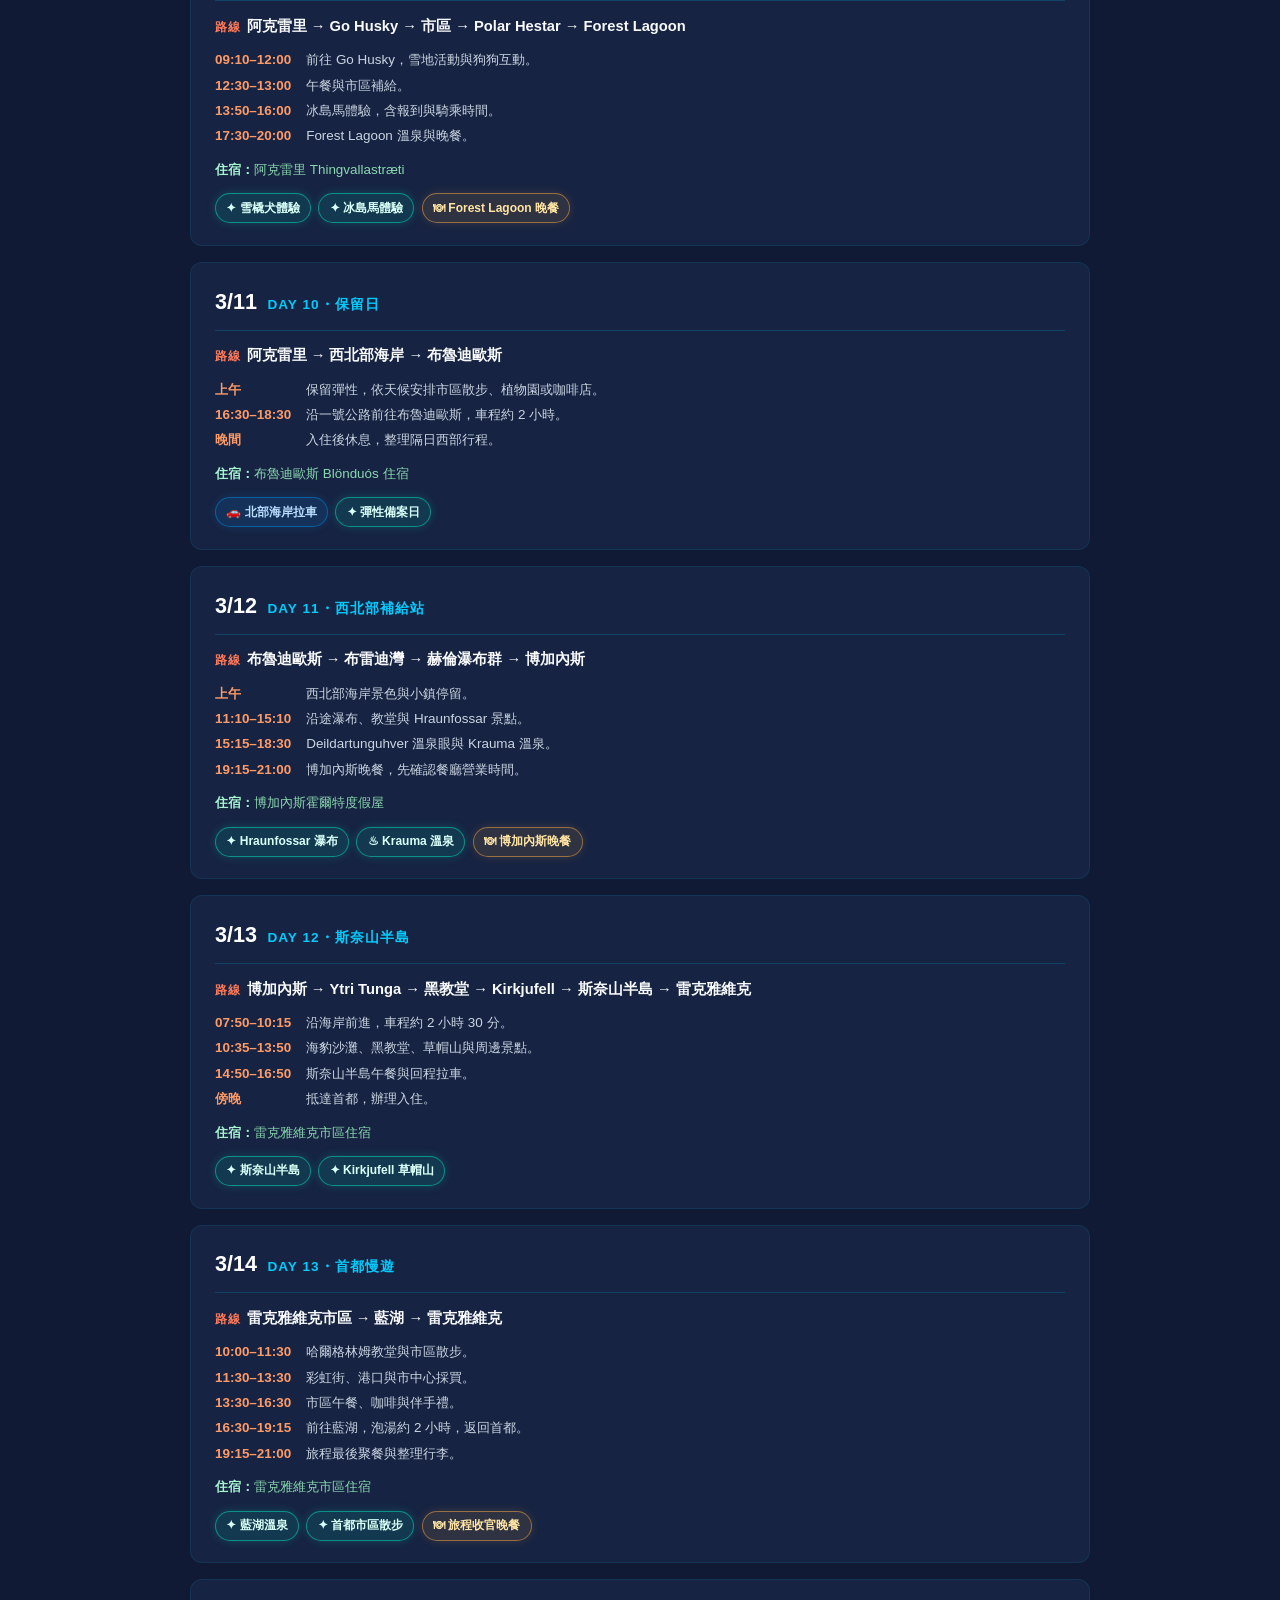
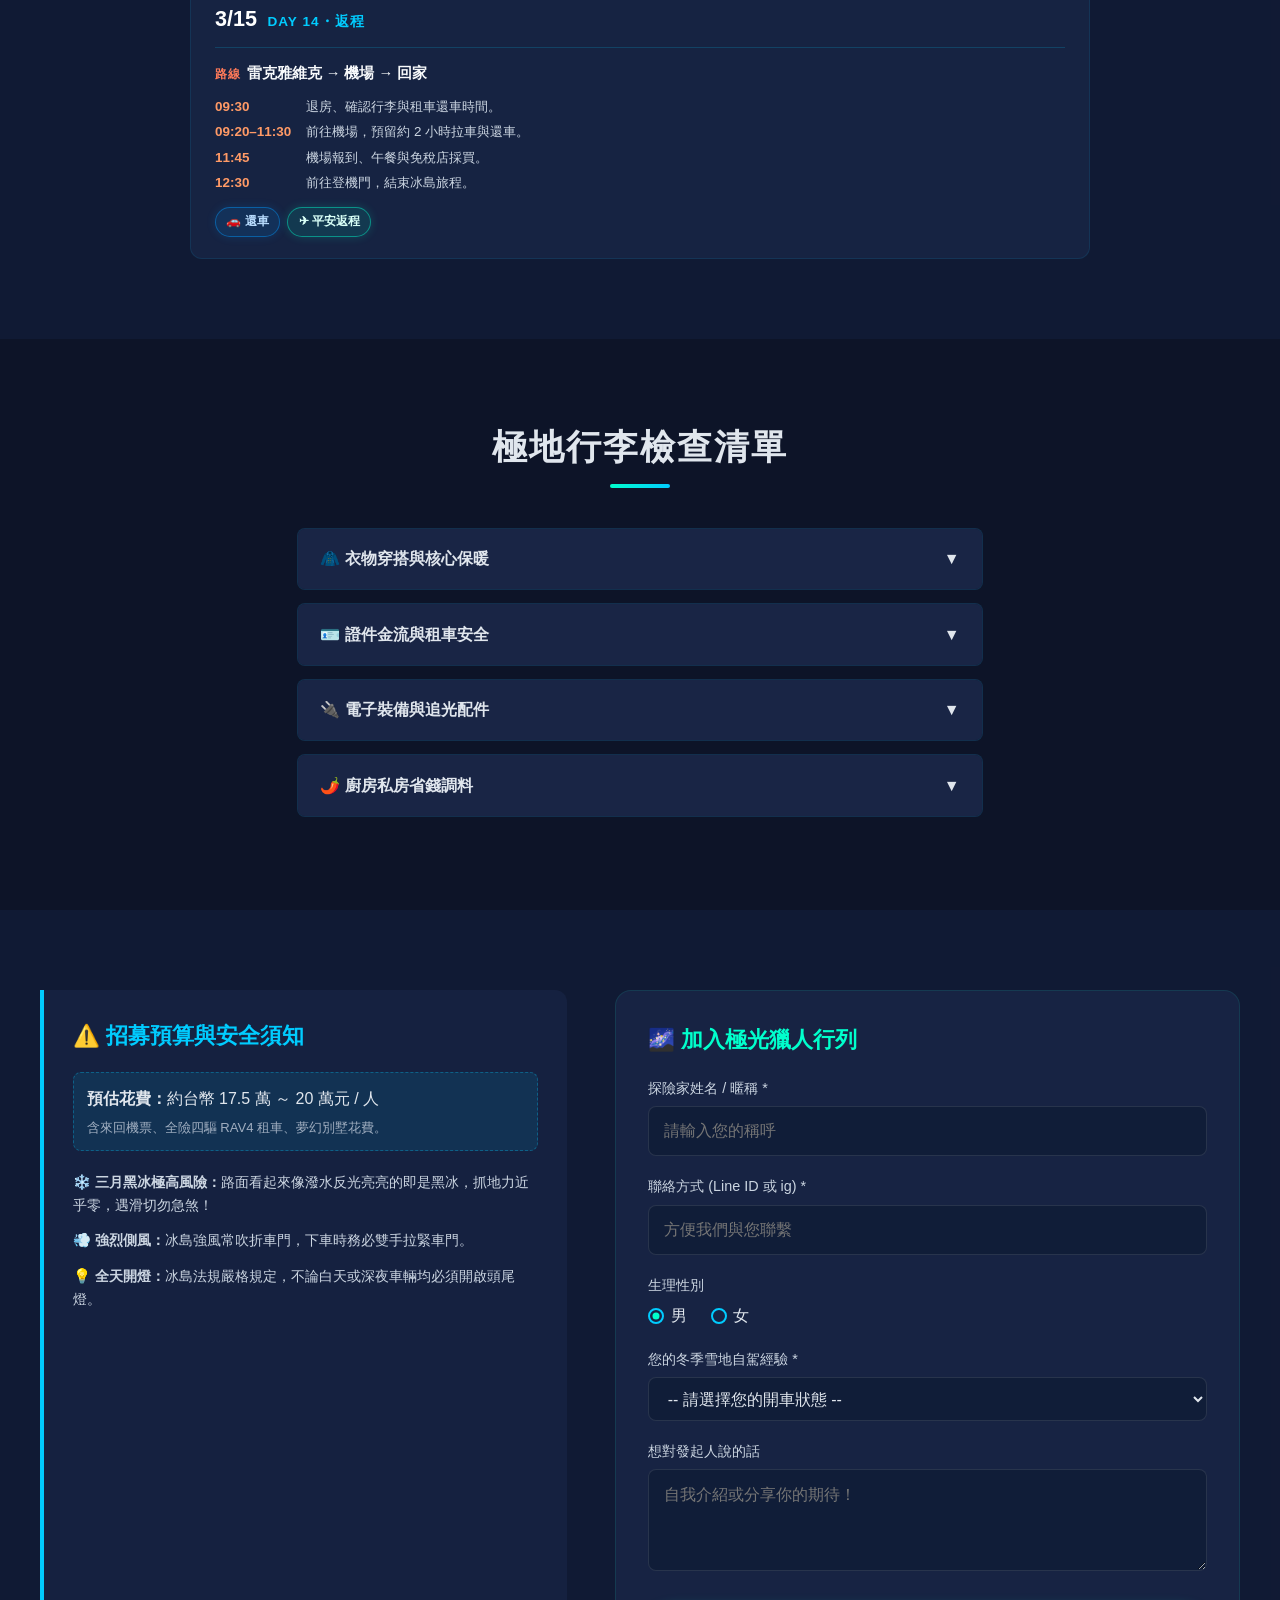
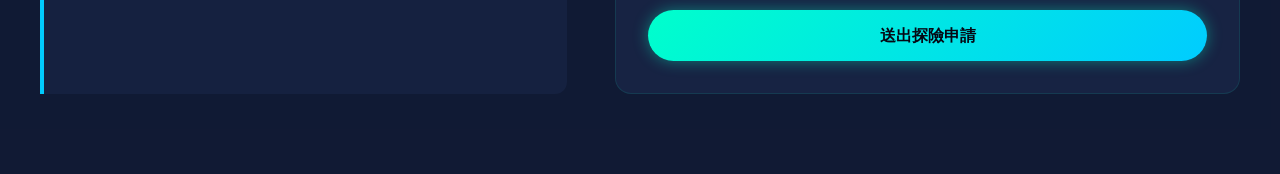
<file: folder/chiali.html>
<!DOCTYPE html>
<html lang="zh-Hant-TW">
<head>
    <meta charset="UTF-8">
    <meta name="viewport" content="width=device-width, initial-scale=1.0">
    <title>冰島 14 天極光自駕奇幻之旅</title>
    <style>
        /* CSS:RESET-START */
        *, *::before, *::after { box-sizing: border-box; margin: 0; padding: 0; }
        body { font-family: 'PingFang TC', sans-serif; background-color: #0d1428; color: #e0e6ed; line-height: 1.6; overflow-x: hidden; }
        ul { list-style: none; } a { text-decoration: none; color: inherit; }
        button, input, select, textarea { background: none; border: none; font: inherit; color: inherit; }
        /* CSS:RESET-END */

        /* CSS:GLOBAL-START */
        .g-aurora-text { background: linear-gradient(135deg, #00ffcc 0%, #00ccff 100%); -webkit-background-clip: text; -webkit-text-fill-color: transparent; font-weight: bold; }
        .g-btn { display: inline-block; padding: 0.8rem 2rem; background: linear-gradient(135deg, #00ffcc 0%, #00ccff 100%); color: #050814; font-weight: bold; border-radius: 30px; cursor: pointer; transition: all 0.3s; box-shadow: 0 0 15px rgba(0, 255, 204, 0.4); text-align: center; }
        .g-btn:hover { transform: translateY(-3px); box-shadow: 0 0 25px rgba(0, 255, 204, 0.8); }
        .g-section-title { font-size: 2.2rem; text-align: center; margin-bottom: 2.5rem; letter-spacing: 2px; }
        .g-section-title::after { content: ''; display: block; width: 60px; height: 4px; background: linear-gradient(90deg, #00ffcc, #00ccff); margin: 0.5rem auto 0; border-radius: 2px; }
        /* CSS:GLOBAL-END */
        /* CSS:NAVBAR-START */
        .navbar { position: fixed; top: 0; left: 0; width: 100%; background: rgba(13, 20, 40, 0.9); backdrop-filter: blur(10px); z-index: 1000; border-bottom: 1px solid rgba(0, 255, 204, 0.1); }
        .nav-container { max-width: 1200px; margin: 0 auto; display: flex; justify-content: space-between; align-items: center; padding: 1rem 2rem; }
        .nav-logo { font-size: 1.4rem; font-weight: bold; } .nav-menu { display: flex; gap: 2rem; } .nav-link { font-size: 1rem; transition: color 0.3s; }
        .nav-link:hover, .nav-link.active { color: #00ffcc; } .nav-toggle { display: none; flex-direction: column; gap: 5px; cursor: pointer; } .nav-bar { width: 25px; height: 3px; background-color: #e0e6ed; transition: 0.3s; }
        @media (max-width: 768px) {
            .nav-menu { position: fixed; top: 60px; right: -100%; width: 70%; height: calc(100vh - 60px); background: rgba(13, 20, 40, 0.97); flex-direction: column; align-items: center; padding-top: 3rem; transition: right 0.4s; border-left: 1px solid rgba(0, 255, 204, 0.1); }
            .nav-menu.is-active { right: 0; } .nav-toggle { display: flex; }
            .nav-toggle.is-active .nav-bar:nth-child(1) { transform: translateY(8px) rotate(45deg); background-color: #00ffcc; }
            .nav-toggle.is-active .nav-bar:nth-child(2) { opacity: 0; }
            .nav-toggle.is-active .nav-bar:nth-child(3) { transform: translateY(-8px) rotate(-45deg); background-color: #00ffcc; }
        }
        /* CSS:NAVBAR-END */

        /* CSS:HERO-START */
        .hero-section { height: 100vh; display: flex; align-items: center; justify-content: center; text-align: center; padding: 0 1rem; position: relative; background: radial-gradient(circle at center, rgba(26, 43, 78, 0.7) 0%, #0d1428 100%); }
        .hero-bg-glow { position: absolute; top: -10%; left: 50%; transform: translateX(-50%); width: 80%; height: 60%; background: radial-gradient(ellipse at center, rgba(0, 255, 204, 0.15) 0%, rgba(0, 204, 255, 0.05) 50%, transparent 100%); filter: blur(40px); animation: aurora-flow 8s ease-in-out infinite alternate; pointer-events: none; }
        @keyframes aurora-flow { 0% { opacity: 0.6; transform: translateX(-50%) skewX(-5deg) scale(0.9); } 100% { opacity: 1; transform: translateX(-50%) skewX(5deg) scale(1.1); } }
        .hero-content { max-width: 800px; z-index: 10; } .hero-title { font-size: 3.2rem; margin-bottom: 1.5rem; letter-spacing: 2px; filter: drop-shadow(0 0 15px rgba(0, 255, 204, 0.3)); }
        .hero-subtitle { font-size: 1.3rem; color: #a0aec0; margin-bottom: 2.5rem; }
        @media (max-width: 768px) { .hero-title { font-size: 2.2rem; } .hero-subtitle { font-size: 1.1rem; } }
        /* CSS:HERO-END */
        /* CSS:ABOUT-START */
        .about-section { padding: 5rem 2rem; max-width: 1200px; margin: 0 auto; } .about-layout { display: flex; gap: 3rem; align-items: center; } .about-info { flex: 1.2; } .about-text { color: #a0aec0; margin-bottom: 2rem; font-size: 1.05rem; }
        .experience-grid { display: grid; grid-template-columns: repeat(2, 1fr); gap: 1.2rem; } .experience-card { background: rgba(26, 39, 72, 0.72); border: 1px solid rgba(0, 255, 204, 0.1); padding: 1.2rem; border-radius: 12px; transition: all 0.3s; cursor: pointer; }
        .experience-card:hover, .experience-card:focus-visible { transform: translateY(-5px); border-color: #00ffcc; box-shadow: 0 5px 20px rgba(0, 255, 204, 0.15), 0 0 14px rgba(0, 255, 204, 0.12); outline: none; } .experience-title { font-size: 1.15rem; color: #00ffcc; margin-bottom: 0.4rem; } .experience-desc { font-size: 0.88rem; color: #a0aec0; }
        .activity-modal { position: fixed; inset: 0; z-index: 2100; display: flex; align-items: center; justify-content: center; padding: 1rem; background: rgba(4, 9, 23, 0.82); backdrop-filter: blur(8px); opacity: 0; pointer-events: none; transition: opacity 0.3s; }
        .activity-modal.is-open { opacity: 1; pointer-events: auto; } .activity-box { position: relative; width: min(560px, 100%); max-height: min(720px, 90vh); overflow-y: auto; padding: 2rem; background: linear-gradient(145deg, #192b50, #111d3a); border: 1px solid rgba(0, 255, 204, 0.55); border-radius: 16px; box-shadow: 0 0 18px rgba(0, 255, 204, 0.25), 0 0 65px rgba(108, 92, 231, 0.2); transform: translateY(18px) scale(0.98); transition: transform 0.3s; }
        .activity-modal.is-open .activity-box { transform: translateY(0) scale(1); } .activity-close { position: absolute; top: 0.8rem; right: 1rem; color: #a0aec0; font-size: 1.6rem; cursor: pointer; } .activity-close:hover { color: #00ffcc; }
        .activity-label { color: #00ccff; font-size: 0.78rem; font-weight: bold; letter-spacing: 1px; } .activity-modal-title { margin: 0.35rem 2rem 1.2rem 0; color: #00ffcc; font-size: 1.55rem; }
        .activity-section { margin-top: 1.2rem; } .activity-section-title { color: #ffffff; font-size: 0.98rem; margin-bottom: 0.45rem; } .activity-section p, .activity-section li { color: #cbd5e1; font-size: 0.9rem; line-height: 1.7; } .activity-section ul { list-style: disc; padding-left: 1.2rem; }
        @media (max-width: 600px) { .activity-box { padding: 1.5rem; } .activity-modal-title { font-size: 1.3rem; } }
        .about-map-wrapper { flex: 1; min-width: 0; display: flex; justify-content: center; position: relative; padding: 1rem 0; }
        .iceland-svg-map { width: 100%; max-width: 400px; overflow: visible; filter: drop-shadow(0 0 20px rgba(0, 204, 255, 0.2)); }
        .map-route-line { stroke: #00ffcc; stroke-dasharray: 8; animation: route-dash 30s linear infinite; fill: none; stroke-width: 3; transition: stroke 0.3s, filter 0.3s, stroke-width 0.3s; }
        .map-route-line.is-active { stroke: #ffffff; stroke-width: 5; filter: drop-shadow(0 0 8px #00ffcc); }
        @keyframes route-dash { to { stroke-dashoffset: -1000; } } .map-pin { fill: #00ccff; cursor: pointer; outline: none; transition: all 0.3s; }
        .map-pin.is-active { fill: #00ffcc; r: 8; filter: drop-shadow(0 0 8px #00ffcc); }
        .map-pin:focus-visible { stroke: #ffffff; stroke-width: 3; }
        .map-hotel-card { position: absolute; z-index: 5; top: 50%; right: -2rem; width: min(340px, 48%); background: rgba(16, 27, 54, 0.98); border: 1px solid rgba(0, 255, 204, 0.45); border-radius: 12px; overflow: hidden; box-shadow: 0 12px 35px rgba(2, 7, 20, 0.58), 0 0 25px rgba(0, 255, 204, 0.15); opacity: 0; pointer-events: none; transform: translate(12px, -50%); transition: opacity 0.25s ease, transform 0.25s ease; }
        .map-hotel-card.is-visible { opacity: 1; pointer-events: auto; transform: translate(0, -50%); }
        .map-hotel-image { display: block; width: 100%; height: 145px; object-fit: cover; background: #16233b; }
        .map-hotel-content { padding: 0.9rem 1rem 1rem; } .map-hotel-day { color: #00ccff; font-size: 0.72rem; font-weight: bold; letter-spacing: 1px; }
        .map-hotel-title { font-size: 1.05rem; margin: 0.2rem 0; } .map-hotel-region { color: #00ffcc; font-size: 0.8rem; margin-bottom: 0.45rem; }
        .map-hotel-desc { color: #a0aec0; display: -webkit-box; display: box; -webkit-line-clamp: 3; line-clamp: 3; -webkit-box-orient: vertical; overflow: hidden; font-size: 0.82rem; line-height: 1.5; min-height: 3.7em; }
        .map-hotel-amenities { display: flex; flex-wrap: wrap; gap: 0.35rem; margin-top: 0.75rem; }
        .map-hotel-amenities .amenity-tag { font-size: 0.72rem; padding: 2px 7px; }
        .map-hotel-link { display: block; margin-top: 0.8rem; padding: 0.55rem 0.8rem; border: 1px solid rgba(0, 255, 204, 0.5); border-radius: 6px; color: #00ffcc; font-size: 0.82rem; text-align: center; transition: background 0.2s, color 0.2s; }
        .map-hotel-link:hover { background: #00ffcc; color: #050814; }
        @media (max-width: 1200px) { .map-hotel-card { right: -1rem; } }
        @media (max-width: 992px) { .about-map-wrapper { width: 100%; } .iceland-svg-map { width: 100%; max-width: 600px; min-width: 0; } .map-hotel-card { right: 0; } }
        @media (max-width: 600px) { .about-map-wrapper { display: block; padding-bottom: 0; } .iceland-svg-map { display: block; width: 100%; } .map-hotel-card { position: relative; top: auto; right: auto; width: 100%; margin-top: 0.8rem; transform: translateY(8px); } .map-hotel-card.is-visible { transform: translateY(0); } }
        @media (max-width: 992px) { .about-layout { flex-direction: column; gap: 2.5rem; } .experience-grid { grid-template-columns: 1fr; } }
        /* CSS:ABOUT-END */

        /* CSS:SKILLS-START */
        .skills-section { padding: 5rem 2rem; background: rgba(20, 31, 61, 0.58); } .timeline-container { max-width: 900px; margin: 0 auto; position: relative; }
        .timeline-container::before { content: ''; position: absolute; top: 0; left: 50%; transform: translateX(-50%); width: 2px; height: 100%; background: linear-gradient(to bottom, #00ffcc, #00ccff, rgba(0, 255, 204, 0.1)); }
        .timeline-item { display: flex; justify-content: space-between; width: 100%; margin-bottom: 2.5rem; position: relative; } .timeline-item:nth-child(even) { flex-direction: row-reverse; }
        .timeline-dot { position: absolute; left: 50%; top: 25px; transform: translateX(-50%); width: 14px; height: 14px; border-radius: 50%; background-color: #050814; border: 3px solid #00ccff; z-index: 10; transition: all 0.3s; }
        .timeline-item:hover .timeline-dot, .timeline-item.is-active .timeline-dot { background-color: #00ffcc; border-color: #00ffcc; box-shadow: 0 0 10px #00ffcc; transform: translateX(-50%) scale(1.3); }
        .timeline-card { width: 45%; background: rgba(26, 39, 72, 0.72); border: 1px solid rgba(0, 204, 255, 0.1); padding: 1.2rem; border-radius: 12px; cursor: pointer; transition: all 0.3s; }
        .timeline-card:hover { transform: translateY(-5px); border-color: #00ffcc; box-shadow: 0 5px 20px rgba(0, 255, 204, 0.15); } .timeline-day { font-size: 0.85rem; color: #00ccff; font-weight: bold; margin-bottom: 0.2rem; }
        .timeline-title { font-size: 1.1rem; margin-bottom: 0.4rem; } .timeline-desc { font-size: 0.88rem; color: #a0aec0; } .tag-hot-tub { display: inline-block; font-size: 0.72rem; background: rgba(0, 255, 204, 0.1); color: #00ffcc; padding: 2px 6px; border-radius: 4px; margin-top: 0.4rem; border: 1px solid rgba(0, 255, 204, 0.2); }
        .daily-schedule { display: flex; flex-direction: column; gap: 1rem; }
        .daily-schedule::before { display: none; } .daily-item { display: block; margin-bottom: 0; }
        .daily-item .timeline-dot { display: none; }
        .daily-card { width: 100%; padding: 1.35rem 1.5rem; cursor: default; }
        .daily-card:hover { transform: translateY(-3px); }
        .daily-date { display: flex; align-items: baseline; gap: 0.65rem; padding-bottom: 0.65rem; margin-bottom: 0.8rem; border-bottom: 1px solid rgba(0, 204, 255, 0.18); }
        .daily-date strong { color: #ffffff; font-size: 1.35rem; } .daily-date span { color: #00ccff; font-size: 0.85rem; font-weight: bold; letter-spacing: 1px; }
        .daily-route { color: #f8fafc; font-weight: 700; font-size: 0.92rem; line-height: 1.65; margin-bottom: 0.75rem; }
        .daily-route-label { color: #ff7a59; font-size: 0.75rem; letter-spacing: 1px; margin-right: 0.35rem; }
        .daily-details { display: grid; gap: 0.28rem; } .daily-detail { color: #cbd5e1; font-size: 0.84rem; line-height: 1.55; }
        .daily-time { display: inline-block; min-width: 5.7rem; color: #ff9a66; font-weight: bold; }
        .daily-stay { margin-top: 0.75rem; color: #8bd8b0; font-size: 0.84rem; } .daily-stay strong { color: #a7f3d0; }
        .daily-tags { display: flex; flex-wrap: wrap; gap: 0.45rem; margin-top: 0.8rem; }
        .daily-tag { display: inline-flex; align-items: center; padding: 0.28rem 0.65rem; color: #d9fff7; background: rgba(0, 255, 204, 0.1); border: 1px solid rgba(0, 255, 204, 0.45); border-radius: 999px; box-shadow: 0 0 10px rgba(0, 255, 204, 0.18); font-size: 0.75rem; font-weight: bold; }
        .daily-tag.restaurant { color: #ffe4a3; background: rgba(255, 174, 70, 0.11); border-color: rgba(255, 174, 70, 0.5); box-shadow: 0 0 10px rgba(255, 174, 70, 0.16); }
        .daily-tag.drive { color: #b9ddff; background: rgba(0, 153, 255, 0.12); border-color: rgba(0, 153, 255, 0.45); box-shadow: 0 0 10px rgba(0, 153, 255, 0.16); }
        @media (max-width: 768px) { .timeline-container::before { left: 20px; } .timeline-item { flex-direction: row !important; margin-bottom: 2rem; } .timeline-dot { left: 20px; } .timeline-card { width: calc(100% - 40px); margin-left: 40px; } .daily-item { display: block; margin-bottom: 0; } .daily-item .daily-card { width: 100%; margin-left: 0; } }
        /* CSS:SKILLS-END */

        /* CSS:MODAL-START */
        .modal-overlay { position: fixed; top: 0; left: 0; width: 100%; height: 100%; background: rgba(4, 9, 23, 0.82); backdrop-filter: blur(8px); z-index: 2000; display: flex; align-items: center; justify-content: center; opacity: 0; pointer-events: none; transition: opacity 0.3s; padding: 1rem; }
        .modal-overlay.is-open { opacity: 1; pointer-events: auto; } .modal-box { background: #152341; border: 1px solid rgba(0, 255, 204, 0.2); max-width: 500px; width: 100%; border-radius: 16px; padding: 1.8rem; position: relative; transform: translateY(-20px); transition: transform 0.3s; }
        .modal-overlay.is-open .modal-box { transform: translateY(0); } .modal-close { position: absolute; top: 1rem; right: 1.2rem; font-size: 1.4rem; cursor: pointer; color: #a0aec0; } .modal-close:hover { color: #00ffcc; }
        .modal-day { color: #00ccff; font-weight: bold; font-size: 0.85rem; margin-bottom: 0.2rem; } .modal-title { font-size: 1.35rem; margin-bottom: 0.8rem; } .modal-amenities { display: flex; flex-wrap: wrap; gap: 0.4rem; margin: 1.2rem 0; }
        .amenity-tag { font-size: 0.8rem; background: rgba(255, 255, 255, 0.05); border: 1px solid rgba(255, 255, 255, 0.1); padding: 3px 10px; border-radius: 6px; color: #cbd5e1; } .amenity-tag.highlight { background: rgba(0, 255, 204, 0.1); border-color: rgba(0, 255, 204, 0.3); color: #00ffcc; }
        .modal-link { display: block; width: 100%; margin-top: 1.2rem; }
        /* CSS:MODAL-END */

        /* CSS:PROJECTS-START */
        .projects-section { padding: 5rem 2rem; max-width: 750px; margin: 0 auto; } .accordion-item { background: rgba(26, 39, 72, 0.56); border: 1px solid rgba(0, 204, 255, 0.1); border-radius: 8px; margin-bottom: 0.8rem; overflow: hidden; }
        .accordion-header { padding: 1.1rem 1.4rem; display: flex; justify-content: space-between; align-items: center; cursor: pointer; background: rgba(26, 39, 72, 0.86); transition: all 0.3s; font-weight: bold; } .accordion-header:hover { color: #00ffcc; background: rgba(34, 52, 91, 0.95); }
        .accordion-icon { transition: transform 0.3s; } .accordion-item.is-active .accordion-icon { transform: rotate(180deg); color: #00ffcc; } .accordion-content { max-height: 0; overflow: hidden; transition: max-height 0.3s ease-out; background: rgba(10, 15, 29, 0.5); }
        .checklist-wrapper { padding: 1.2rem; display: flex; flex-direction: column; gap: 0.8rem; } .checklist-item { display: flex; align-items: center; gap: 0.8rem; cursor: pointer; user-select: none; transition: color 0.3s; }
        .checklist-checkbox { width: 17px; height: 17px; border: 2px solid #00ccff; border-radius: 4px; display: flex; align-items: center; justify-content: center; flex-shrink: 0; } .checklist-checkbox::after { content: '✓'; font-size: 0.7rem; color: #050814; display: none; font-weight: bold; }
        .checklist-item.is-checked { color: #64748b; text-decoration: line-through; } .checklist-item.is-checked .checklist-checkbox { background-color: #00ffcc; border-color: #00ffcc; box-shadow: 0 0 6px rgba(0, 255, 204, 0.4); } .checklist-item.is-checked .checklist-checkbox::after { display: block; }
        /* CSS:PROJECTS-END */

        /* CSS:CONTACT-START */
        .contact-section { padding: 5rem 2rem; background: rgba(20, 31, 61, 0.58); } .contact-layout { max-width: 1200px; margin: 0 auto; display: flex; gap: 3rem; }
        .notice-panel { flex: 1; background: rgba(26, 39, 72, 0.6); border-left: 4px solid #00ccff; padding: 1.8rem; border-radius: 0 12px 12px 0; } .notice-title { font-size: 1.35rem; color: #00ccff; margin-bottom: 1.2rem; display: flex; align-items: center; gap: 0.5rem; }
        .notice-budget { background: rgba(0, 204, 255, 0.1); padding: 0.8rem; border-radius: 8px; margin-bottom: 1.2rem; border: 1px dashed rgba(0, 204, 255, 0.3); } .notice-list { display: flex; flex-direction: column; gap: 0.8rem; } .notice-item { font-size: 0.9rem; color: #cbd5e1; }
        .form-panel { flex: 1.2; background: rgba(26, 39, 72, 0.78); border: 1px solid rgba(0, 255, 204, 0.1); padding: 2rem; border-radius: 16px; } .form-group { margin-bottom: 1.2rem; } .form-label { display: block; margin-bottom: 0.4rem; font-size: 0.9rem; color: #cbd5e1; }
        .form-input, .form-select, .form-textarea { width: 100%; background: #101d38; border: 1px solid rgba(255, 255, 255, 0.1); padding: 0.7rem 0.9rem; border-radius: 8px; transition: all 0.3s; } .form-input:focus, .form-select:focus, .form-textarea:focus { outline: none; border-color: #00ffcc; box-shadow: 0 0 10px rgba(0, 255, 204, 0.2); }
        .form-radio-group { display: flex; gap: 1.5rem; margin-top: 0.4rem; } .form-radio-label { display: flex; align-items: center; gap: 0.4rem; cursor: pointer; } .form-radio { appearance: none; width: 16px; height: 16px; border: 2px solid #00ccff; border-radius: 50%; position: relative; cursor: pointer; }
        .form-radio:checked::after { content: ''; position: absolute; top: 50%; left: 50%; transform: translate(-50%, -50%); width: 7px; height: 7px; background-color: #00ffcc; border-radius: 50%; } .error-msg { color: #ff4d4d; font-size: 0.8rem; margin-top: 0.3rem; display: none; }
        .form-group.has-error .form-input, .form-group.has-error .form-select { border-color: #ff4d4d; } .form-group.has-error .error-msg { display: block; } .form-submit-btn { width: 100%; margin-top: 0.8rem; }
        @media (max-width: 992px) { .contact-layout { flex-direction: column; gap: 2.5rem; } }
        /* CSS:CONTACT-END */

        /* CSS:BACK-TO-TOP-START */
        .back-to-top { position: fixed; bottom: 2rem; right: 2rem; width: 42px; height: 42px; border-radius: 50%; background: rgba(20, 30, 55, 0.8); border: 1px solid #00ffcc; color: #00ffcc; display: flex; align-items: center; justify-content: center; cursor: pointer; z-index: 999; opacity: 0; pointer-events: none; transition: all 0.3s; }
        .back-to-top.is-visible { opacity: 1; pointer-events: auto; } .back-to-top:hover { background: #00ffcc; color: #050814; transform: translateY(-3px); }
        /* CSS:BACK-TO-TOP-END */
    </style>
</head>
<body>

    <nav class="navbar">
        <div class="nav-container">
            <a href="#" class="nav-logo g-aurora-text">ICELAND 14D</a>
            <div class="nav-menu">
                <a href="#about" class="nav-link">14天夢幻藍圖</a>
                <a href="#skills" class="nav-link">每日行程</a>
                <a href="#projects" class="nav-link">行李清單</a>
                <a href="#contact" class="nav-link">加入我們</a>
            </div>
            <div class="nav-toggle"><span class="nav-bar"></span><span class="nav-bar"></span><span class="nav-bar"></span></div>
        </div>
    </nav>

    <header class="hero-section">
        <div class="hero-bg-glow"></div>
        <div class="hero-content">
            <h1 class="hero-title">追尋夜空中的<span class="g-aurora-text">綠色幻影</span></h1>
            <p class="hero-subtitle">14天冰島極光環島奇幻之旅，尋找願意一同出發的靈魂</p>
            <button class="g-btn hero-cta-btn">立即加入極光獵人</button>
        </div>
    </header>

    <section id="about" class="about-section">
        <h2 class="g-section-title">14天夢幻藍圖</h2>
        <div class="about-layout">
            <div class="about-info">
                <p class="about-text">我們將採取冬季最具挑戰性也最具魅力的「逆時針自駕大環島」路線。跨越一號公路，環繞冰島一整圈（約 1,363 公里），深入冰雪與極光的世界。</p>
                <div class="experience-grid">
                    <div class="experience-card" data-activity="snorkeling" tabindex="0" role="button"><h3 class="experience-title">裂縫浮潛</h3><p class="experience-desc">史費拉裂縫 3小時極致透明雙板塊浮潛。</p></div>
                    <div class="experience-card" data-activity="snowmobile" tabindex="0" role="button"><h3 class="experience-title">雪地摩托車</h3><p class="experience-desc">布魯基地出發，馳騁於無垠冰川上的極速冒險。</p></div>
                    <div class="experience-card" data-activity="icecave" tabindex="0" role="button"><h3 class="experience-title">雙冰洞探險</h3><p class="experience-desc">深入卡特拉與瓦特納藍黑冰洞，探索水晶宮殿。</p></div>
                    <div class="experience-card" data-activity="hot spring" tabindex="0" role="button"><h3 class="experience-title">極光溫泉</h3><p class="experience-desc">於米湖、藍湖、Vök地熱溫泉中漂浮靜候綠光。</p></div>
                    <div class="experience-card" data-activity="sled dogs" tabindex="0" role="button"><h3 class="experience-title">雪橇犬體驗</h3><p class="experience-desc">在北方雪原與雪橇犬並肩前進，感受冰島冬日的速度與溫度。</p></div>
                    <div class="experience-card" data-activity="iceland horse" tabindex="0" role="button"><h3 class="experience-title">冰島馬體驗</h3><p class="experience-desc">騎乘溫馴的冰島馬穿越雪地，認識獨特的 tölt 步伐。</p></div>
                </div>
            </div>
            <div class="about-map-wrapper">
                <svg class="iceland-svg-map" viewBox="0 0 600 420" xmlns="http://www.w3.org" role="img" aria-label="冰島住宿與自駕路線地圖">
                    <path d="M 120 220 Q 80 180 110 140 Q 150 160 180 110 Q 230 110 270 80 Q 350 70 420 90 Q 480 70 520 120 Q 560 160 520 220 Q 550 280 490 320 Q 400 310 330 350 Q 260 350 180 320 Q 120 330 120 280 Z" fill="rgba(20, 30, 55, 0.5)" stroke="rgba(0, 204, 255, 0.3)" stroke-width="2"/>
                    <path class="map-route-line" d="M 140 280 L 210 290 L 290 310 L 370 290 L 460 270 L 510 200 L 470 120 L 380 100 L 290 110 L 250 95 L 210 140 L 165 205 L 140 280 Z"/>
                    <circle class="map-pin map-p-1" data-hotel="sandgerdi" cx="140" cy="280" r="5" tabindex="0" role="button" aria-label="桑德格迪小屋酒店"></circle><circle class="map-pin map-p-2" data-hotel="selfoss" cx="210" cy="290" r="5" tabindex="0" role="button" aria-label="塞爾福斯精選度假屋"></circle>
                    <circle class="map-pin map-p-3" data-hotel="klaustur" cx="290" cy="310" r="5" tabindex="0" role="button" aria-label="教堂鎮 Eldhraun Holiday Home"></circle><circle class="map-pin map-p-5" data-hotel="hofn" cx="460" cy="270" r="5" tabindex="0" role="button" aria-label="赫本鎮霍芬旅館"></circle>
                    <circle class="map-pin map-p-6" data-hotel="egilsstadir" cx="510" cy="200" r="5" tabindex="0" role="button" aria-label="埃伊爾斯塔濟美吉里度假屋"></circle><circle class="map-pin map-p-7" data-hotel="myvatn" cx="380" cy="100" r="5" tabindex="0" role="button" aria-label="米湖 Svartaborg"></circle>
                    <circle class="map-pin map-p-8" data-hotel="akureyri" cx="290" cy="110" r="5" tabindex="0" role="button" aria-label="阿克雷里 Thingvallastraeti"></circle><circle class="map-pin map-p-12" data-hotel="blonduos" cx="250" cy="95" r="5" tabindex="0" role="button" aria-label="布魯迪歐斯住宿"></circle>
                    <circle class="map-pin map-p-11" data-hotel="borgarnes" cx="210" cy="140" r="5" tabindex="0" role="button" aria-label="霍爾特度假屋"></circle><circle class="map-pin map-p-13" data-hotel="reykjavik" cx="165" cy="205" r="5" tabindex="0" role="button" aria-label="雷克雅維克住宿"></circle>
                </svg>
                <article class="map-hotel-card" aria-live="polite">
                    <img class="map-hotel-image" alt="" loading="lazy">
                    <div class="map-hotel-content"><div class="map-hotel-day"></div><h3 class="map-hotel-title"></h3><div class="map-hotel-region"></div><p class="map-hotel-desc"></p><div class="map-hotel-amenities"></div><a class="map-hotel-link" target="_blank" rel="noopener noreferrer">查看住宿 ↗</a></div>
                </article>
            </div>
        </div>
    </section>
    <section id="skills" class="skills-section">
        <h2 class="g-section-title">每日行程</h2>
        <div class="timeline-container daily-schedule">
            <div class="timeline-item daily-item" data-day="0"><div class="timeline-dot"></div><div class="timeline-card daily-card" data-hotel="departure"><div class="daily-date"><strong>3/1</strong><span>DAY 00・出發日</span></div><p class="daily-route"><span class="daily-route-label">路線</span>台中 → 桃園國際機場 → 搭機前往冰島</p><div class="daily-details"><div class="daily-detail"><span class="daily-time">18:45–19:00</span>從台中出發，前往桃園機場。</div><div class="daily-detail"><span class="daily-time">21:00</span>抵達桃園國際機場，辦理報到與安檢。</div><div class="daily-detail"><span class="daily-time">00:20</span>起飛，航程約 9 小時 55 分，抵達冰島當地時間約 06:15。</div><div class="daily-detail"><span class="daily-time">08:30</span>轉機／休息後，再接續前往冰島的後續安排。</div></div><div class="daily-stay"><strong>目的地：</strong>桃園機場 → 冰島</div><div class="daily-tags"><span class="daily-tag drive">🚗 台中出發</span><span class="daily-tag">✈ 搭機出發</span></div></div></div>
            <div class="timeline-item daily-item" data-day="1"><div class="timeline-dot"></div><div class="timeline-card daily-card" data-hotel="sandgerdi"><div class="daily-date"><strong>3/2</strong><span>DAY 01・抵達西南部</span></div><p class="daily-route"><span class="daily-route-label">路線</span>機場 → 桑德格迪 → 雷克雅內斯半島</p><div class="daily-details"><div class="daily-detail"><span class="daily-time">抵達後</span>機場取車、採買補給，前往住宿辦理入住。</div><div class="daily-detail"><span class="daily-time">晚間</span>視天氣狀況安排第一晚極光觀測。</div></div><div class="daily-stay"><strong>住宿：</strong>桑德格迪小屋酒店</div><div class="daily-tags"><span class="daily-tag drive">🚗 取車・補給</span><span class="daily-tag">✦ 極光初體驗</span></div></div></div>
            <div class="timeline-item daily-item" data-day="2"><div class="timeline-dot"></div><div class="timeline-card daily-card" data-hotel="selfoss"><div class="daily-date"><strong>3/3</strong><span>DAY 02・黃金圈</span></div><p class="daily-route"><span class="daily-route-label">路線</span>桑德格迪 → 辛格維利爾國家公園 → 黃金瀑布 → 塞爾福斯</p><div class="daily-details"><div class="daily-detail"><span class="daily-time">08:30–10:00</span>前往辛格維利爾，車程約 1 小時 30 分。</div><div class="daily-detail"><span class="daily-time">10:30–13:30</span>史費拉裂縫浮潛，含報到與裝備時間。</div><div class="daily-detail"><span class="daily-time">14:15–15:35</span>辛格維利爾教堂、海菲特瀑布與 Öxarárfoss。</div><div class="daily-detail"><span class="daily-time">16:35–19:20</span>黃金瀑布、間歇泉與 Strokkur，晚餐後前往住宿。</div></div><div class="daily-stay"><strong>住宿：</strong>塞爾福斯 The Old farm house in Iceland</div><div class="daily-tags"><span class="daily-tag">✦ 史費拉裂縫浮潛</span><span class="daily-tag restaurant">🍽 黃金圈晚餐</span></div></div></div>
            <div class="timeline-item daily-item" data-day="3"><div class="timeline-dot"></div><div class="timeline-card daily-card" data-hotel="klaustur"><div class="daily-date"><strong>3/4</strong><span>DAY 03・南岸海景（1）</span></div><p class="daily-route"><span class="daily-route-label">路線</span>塞爾福斯 → 艾雅菲拉冰川 → Dyrhólaey → 雷尼斯黑沙灘 → 教堂鎮</p><div class="daily-details"><div class="daily-detail"><span class="daily-time">08:15–09:45</span>前往南岸，車程約 1 小時 30 分。</div><div class="daily-detail"><span class="daily-time">09:45–13:10</span>Brú Base Camp 雪地摩托車體驗，含報到與裝備。</div><div class="daily-detail"><span class="daily-time">13:10–15:10</span>午餐與南岸瀑布停留。</div><div class="daily-detail"><span class="daily-time">15:50–19:45</span>黑沙灘、雷尼斯石柱與教堂鎮，車程約 1 小時 20 分。</div></div><div class="daily-stay"><strong>住宿：</strong>教堂鎮 Eldhraun Holiday Home</div><div class="daily-tags"><span class="daily-tag">✦ 雪地摩托車</span><span class="daily-tag">✦ 黑沙灘</span></div></div></div>
            <div class="timeline-item daily-item" data-day="4"><div class="timeline-dot"></div><div class="timeline-card daily-card" data-hotel="klaustur"><div class="daily-date"><strong>3/5</strong><span>DAY 04・南岸海景（2）</span></div><p class="daily-route"><span class="daily-route-label">路線</span>教堂鎮 → 冰河湖 → 卡特拉冰洞 → 黑沙灘 → 教堂鎮</p><div class="daily-details"><div class="daily-detail"><span class="daily-time">08:30–12:50</span>冰河湖與鑽石沙灘，往返車程與拍攝停留約 4 小時。</div><div class="daily-detail"><span class="daily-time">12:50–15:20</span>午餐、黑沙灘與南岸景點。</div><div class="daily-detail"><span class="daily-time">15:50–16:40</span>黑冰洞／卡特拉冰洞導覽。</div><div class="daily-detail"><span class="daily-time">18:40–19:20</span>返回住宿，晚餐與休息。</div></div><div class="daily-stay"><strong>住宿：</strong>教堂鎮 Eldhraun Holiday Home</div><div class="daily-tags"><span class="daily-tag">✦ 卡特拉冰洞</span><span class="daily-tag restaurant">🍽 南岸晚餐</span></div></div></div>
            <div class="timeline-item daily-item" data-day="5"><div class="timeline-dot"></div><div class="timeline-card daily-card" data-hotel="hofn"><div class="daily-date"><strong>3/6</strong><span>DAY 05・東南部</span></div><p class="daily-route"><span class="daily-route-label">路線</span>教堂鎮 → 傑古沙龍冰河湖 → 鑽石沙灘 → 赫本</p><div class="daily-details"><div class="daily-detail"><span class="daily-time">07:40–14:15</span>前往冰河湖，車程與沿途停留約 6 小時 35 分。</div><div class="daily-detail"><span class="daily-time">14:15–16:45</span>傑古沙龍冰河湖與鑽石沙灘。</div><div class="daily-detail"><span class="daily-time">17:00</span>抵達赫本、辦理入住。</div><div class="daily-detail"><span class="daily-time">19:10–21:00</span>前往 Pakkhús 用餐，建議提前訂位。</div></div><div class="daily-stay"><strong>住宿：</strong>赫本鎮霍芬旅館</div><div class="daily-tags"><span class="daily-tag">✦ 傑古沙龍冰河湖</span><span class="daily-tag restaurant">🍽 Pakkhús 龍蝦餐廳</span></div></div></div>
            <div class="timeline-item daily-item" data-day="6"><div class="timeline-dot"></div><div class="timeline-card daily-card" data-hotel="egilsstadir"><div class="daily-date"><strong>3/7</strong><span>DAY 06・東峽灣</span></div><p class="daily-route"><span class="daily-route-label">路線</span>赫本 → 東峽灣 → 埃伊爾斯塔濟 → Vök Baths</p><div class="daily-details"><div class="daily-detail"><span class="daily-time">08:30–12:00</span>沿東峽灣前進，車程約 3 小時 30 分。</div><div class="daily-detail"><span class="daily-time">12:00–15:30</span>沿途海岸、漁村與 Egilsstadir 補給。</div><div class="daily-detail"><span class="daily-time">16:00–17:15</span>入住並前往 Vök Baths。</div><div class="daily-detail"><span class="daily-time">17:30–20:00</span>溫泉放鬆與晚餐。</div></div><div class="daily-stay"><strong>住宿：</strong>埃伊爾斯塔濟美吉里度假屋</div><div class="daily-tags"><span class="daily-tag">✦ Vök Baths 溫泉</span><span class="daily-tag">✦ 東峽灣海景</span></div></div></div>
            <div class="timeline-item daily-item" data-day="7"><div class="timeline-dot"></div><div class="timeline-card daily-card" data-hotel="myvatn"><div class="daily-date"><strong>3/8</strong><span>DAY 07・東北部</span></div><p class="daily-route"><span class="daily-route-label">路線</span>埃伊爾斯塔濟 → 黏土沸泥區 → 火山口 → 米湖</p><div class="daily-details"><div class="daily-detail"><span class="daily-time">08:00–11:00</span>前往米湖，車程約 2 小時 30 分。</div><div class="daily-detail"><span class="daily-time">11:25–14:00</span>地熱與火山地形景點，停留約 2 小時 30 分。</div><div class="daily-detail"><span class="daily-time">14:00–16:45</span>前往 Vogafós 農場與米湖周邊。</div><div class="daily-detail"><span class="daily-time">17:10</span>入住景觀別墅，晚餐後休息。</div></div><div class="daily-stay"><strong>住宿：</strong>米湖 Svartaborg</div><div class="daily-tags"><span class="daily-tag">✦ 米湖地熱景觀</span><span class="daily-tag">♨ 景觀 Hot Tub</span></div></div></div>
            <div class="timeline-item daily-item" data-day="8"><div class="timeline-dot"></div><div class="timeline-card daily-card" data-hotel="akureyri"><div class="daily-date"><strong>3/9</strong><span>DAY 08・北部（鑽石圈）</span></div><p class="daily-route"><span class="daily-route-label">路線</span>米湖 → Grjótagjá 洞穴 → 黏土沸泥 → Goðafoss → 阿克雷里</p><div class="daily-details"><div class="daily-detail"><span class="daily-time">09:00–13:10</span>洞穴、火山地形與地熱景點，含拉車約 1 小時。</div><div class="daily-detail"><span class="daily-time">13:45–16:45</span>Goðafoss 瀑布與北部沿岸景色。</div><div class="daily-detail"><span class="daily-time">18:30–20:30</span>阿克雷里晚餐與市區散步。</div></div><div class="daily-stay"><strong>住宿：</strong>阿克雷里 Thingvallastræti</div><div class="daily-tags"><span class="daily-tag">✦ Goðafoss 瀑布</span><span class="daily-tag restaurant">🍽 阿克雷里晚餐</span></div></div></div>
            <div class="timeline-item daily-item" data-day="9"><div class="timeline-dot"></div><div class="timeline-card daily-card" data-hotel="akureyri"><div class="daily-date"><strong>3/10</strong><span>DAY 09・北境探索</span></div><p class="daily-route"><span class="daily-route-label">路線</span>阿克雷里 → Go Husky → 市區 → Polar Hestar → Forest Lagoon</p><div class="daily-details"><div class="daily-detail"><span class="daily-time">09:10–12:00</span>前往 Go Husky，雪地活動與狗狗互動。</div><div class="daily-detail"><span class="daily-time">12:30–13:00</span>午餐與市區補給。</div><div class="daily-detail"><span class="daily-time">13:50–16:00</span>冰島馬體驗，含報到與騎乘時間。</div><div class="daily-detail"><span class="daily-time">17:30–20:00</span>Forest Lagoon 溫泉與晚餐。</div></div><div class="daily-stay"><strong>住宿：</strong>阿克雷里 Thingvallastræti</div><div class="daily-tags"><span class="daily-tag">✦ 雪橇犬體驗</span><span class="daily-tag">✦ 冰島馬體驗</span><span class="daily-tag restaurant">🍽 Forest Lagoon 晚餐</span></div></div></div>
            <div class="timeline-item daily-item" data-day="10"><div class="timeline-dot"></div><div class="timeline-card daily-card" data-hotel="blonduos"><div class="daily-date"><strong>3/11</strong><span>DAY 10・保留日</span></div><p class="daily-route"><span class="daily-route-label">路線</span>阿克雷里 → 西北部海岸 → 布魯迪歐斯</p><div class="daily-details"><div class="daily-detail"><span class="daily-time">上午</span>保留彈性，依天候安排市區散步、植物園或咖啡店。</div><div class="daily-detail"><span class="daily-time">16:30–18:30</span>沿一號公路前往布魯迪歐斯，車程約 2 小時。</div><div class="daily-detail"><span class="daily-time">晚間</span>入住後休息，整理隔日西部行程。</div></div><div class="daily-stay"><strong>住宿：</strong>布魯迪歐斯 Blönduós 住宿</div><div class="daily-tags"><span class="daily-tag drive">🚗 北部海岸拉車</span><span class="daily-tag">✦ 彈性備案日</span></div></div></div>
            <div class="timeline-item daily-item" data-day="11"><div class="timeline-dot"></div><div class="timeline-card daily-card" data-hotel="borgarnes"><div class="daily-date"><strong>3/12</strong><span>DAY 11・西北部補給站</span></div><p class="daily-route"><span class="daily-route-label">路線</span>布魯迪歐斯 → 布雷迪灣 → 赫倫瀑布群 → 博加內斯</p><div class="daily-details"><div class="daily-detail"><span class="daily-time">上午</span>西北部海岸景色與小鎮停留。</div><div class="daily-detail"><span class="daily-time">11:10–15:10</span>沿途瀑布、教堂與 Hraunfossar 景點。</div><div class="daily-detail"><span class="daily-time">15:15–18:30</span>Deildartunguhver 溫泉眼與 Krauma 溫泉。</div><div class="daily-detail"><span class="daily-time">19:15–21:00</span>博加內斯晚餐，先確認餐廳營業時間。</div></div><div class="daily-stay"><strong>住宿：</strong>博加內斯霍爾特度假屋</div><div class="daily-tags"><span class="daily-tag">✦ Hraunfossar 瀑布</span><span class="daily-tag">♨ Krauma 溫泉</span><span class="daily-tag restaurant">🍽 博加內斯晚餐</span></div></div></div>
            <div class="timeline-item daily-item" data-day="12"><div class="timeline-dot"></div><div class="timeline-card daily-card" data-hotel="reykjavik"><div class="daily-date"><strong>3/13</strong><span>DAY 12・斯奈山半島</span></div><p class="daily-route"><span class="daily-route-label">路線</span>博加內斯 → Ytri Tunga → 黑教堂 → Kirkjufell → 斯奈山半島 → 雷克雅維克</p><div class="daily-details"><div class="daily-detail"><span class="daily-time">07:50–10:15</span>沿海岸前進，車程約 2 小時 30 分。</div><div class="daily-detail"><span class="daily-time">10:35–13:50</span>海豹沙灘、黑教堂、草帽山與周邊景點。</div><div class="daily-detail"><span class="daily-time">14:50–16:50</span>斯奈山半島午餐與回程拉車。</div><div class="daily-detail"><span class="daily-time">傍晚</span>抵達首都，辦理入住。</div></div><div class="daily-stay"><strong>住宿：</strong>雷克雅維克市區住宿</div><div class="daily-tags"><span class="daily-tag">✦ 斯奈山半島</span><span class="daily-tag">✦ Kirkjufell 草帽山</span></div></div></div>
            <div class="timeline-item daily-item" data-day="13"><div class="timeline-dot"></div><div class="timeline-card daily-card" data-hotel="reykjavik"><div class="daily-date"><strong>3/14</strong><span>DAY 13・首都慢遊</span></div><p class="daily-route"><span class="daily-route-label">路線</span>雷克雅維克市區 → 藍湖 → 雷克雅維克</p><div class="daily-details"><div class="daily-detail"><span class="daily-time">10:00–11:30</span>哈爾格林姆教堂與市區散步。</div><div class="daily-detail"><span class="daily-time">11:30–13:30</span>彩虹街、港口與市中心採買。</div><div class="daily-detail"><span class="daily-time">13:30–16:30</span>市區午餐、咖啡與伴手禮。</div><div class="daily-detail"><span class="daily-time">16:30–19:15</span>前往藍湖，泡湯約 2 小時，返回首都。</div><div class="daily-detail"><span class="daily-time">19:15–21:00</span>旅程最後聚餐與整理行李。</div></div><div class="daily-stay"><strong>住宿：</strong>雷克雅維克市區住宿</div><div class="daily-tags"><span class="daily-tag">✦ 藍湖溫泉</span><span class="daily-tag">✦ 首都市區散步</span><span class="daily-tag restaurant">🍽 旅程收官晚餐</span></div></div></div>
            <div class="timeline-item daily-item" data-day="14"><div class="timeline-dot"></div><div class="timeline-card daily-card"><div class="daily-date"><strong>3/15</strong><span>DAY 14・返程</span></div><p class="daily-route"><span class="daily-route-label">路線</span>雷克雅維克 → 機場 → 回家</p><div class="daily-details"><div class="daily-detail"><span class="daily-time">09:30</span>退房、確認行李與租車還車時間。</div><div class="daily-detail"><span class="daily-time">09:20–11:30</span>前往機場，預留約 2 小時拉車與還車。</div><div class="daily-detail"><span class="daily-time">11:45</span>機場報到、午餐與免稅店採買。</div><div class="daily-detail"><span class="daily-time">12:30</span>前往登機門，結束冰島旅程。</div></div><div class="daily-tags"><span class="daily-tag drive">🚗 還車</span><span class="daily-tag">✈ 平安返程</span></div></div></div>
        </div>
    </section>
    <div class="activity-modal" aria-hidden="true">
        <div class="activity-box" role="dialog" aria-modal="true" aria-labelledby="activityModalTitle">
            <button class="activity-close" type="button" aria-label="關閉活動注意事項">&times;</button>
            <div class="activity-label">ACTIVITY NOTES</div>
            <h2 class="activity-modal-title" id="activityModalTitle">遊玩項目</h2>
            <div class="activity-section"><h3 class="activity-section-title">注意事項</h3><p class="activity-notes"></p></div>
            <div class="activity-section"><h3 class="activity-section-title">建議攜帶 / 自備</h3><ul class="activity-items"></ul></div>
        </div>
    </div>

    <div class="modal-overlay"><div class="modal-box"><span class="modal-close">&times;</span><div class="modal-day" id="modalDay">DAY 01</div><h3 class="modal-title" id="modalTitle">住宿詳情</h3><p id="modalDesc">詳細描述載入中...</p><div class="modal-amenities" id="modalAmenities"></div><a href="https://booking.com" target="_blank" class="g-btn modal-link">前往 Booking.com 查看房型</a></div></div>

    <section id="projects" class="projects-section">
        <h2 class="g-section-title">極地行李檢查清單</h2>
        <div class="accordion-item">
            <div class="accordion-header"><span>🧥 衣物穿搭與核心保暖</span><span class="accordion-icon">▼</span></div>
            <div class="accordion-content"><div class="checklist-wrapper">
                <div class="checklist-item"><span class="checklist-checkbox"></span>排汗發熱衣(內層)*2
                </div>
                <div class="checklist-item"><span class="checklist-checkbox"></span>刷毛/羊毛中層*1~2
                </div>
                <div class="checklist-item"><span class="checklist-checkbox"></span>Gore-Tex 防水防風外層大衣</div>
                <div class="checklist-item"><span class="checklist-checkbox"></span>保暖底層褲 / 發熱褲 / 機能褲 *1</div>
                <div class="checklist-item"><span class="checklist-checkbox"></span>專業防水長褲 (雨褲)</div>
                <div class="checklist-item"><span class="checklist-checkbox"></span>(美麗諾)羊毛襪*3</div>
                <div class="checklist-item"><span class="checklist-checkbox"></span>高筒防滑防水登山鞋 (冰爪必備)</div>
                <div class="checklist-item"><span class="checklist-checkbox"></span>拖鞋*1</div>
                <div class="checklist-item"><span class="checklist-checkbox"></span>內褲*5(勿帶免洗內褲)</div>
                <div class="checklist-item"><span class="checklist-checkbox"></span>內衣*3</div>
                <div class="checklist-item"><span class="checklist-checkbox"></span>睡衣*1</div>
                <div class="checklist-item"><span class="checklist-checkbox"></span>可愛毛帽</div>
                <div class="checklist-item"><span class="checklist-checkbox"></span>(布製)口罩</div>
                <div class="checklist-item"><span class="checklist-checkbox"></span>圍巾/圍脖</div>
                <div class="checklist-item"><span class="checklist-checkbox"></span>毛茸茸耳罩</div>
                <div class="checklist-item"><span class="checklist-checkbox"></span>防水保暖手套</div>
                <div class="checklist-item"><span class="checklist-checkbox"></span>暖暖包</div>
            </div></div>
        </div>
        <div class="accordion-item">
            <div class="accordion-header"><span>🪪 證件金流與租車安全</span><span class="accordion-icon">▼</span></div>
            <div class="accordion-content"><div class="checklist-wrapper">
                <div class="checklist-item"><span class="checklist-checkbox"></span>行李(最重25kg)+後背包*1</div>
                <div class="checklist-item"><span class="checklist-checkbox"></span>中華民國護照 (確認效期大於半年)</div>
                <div class="checklist-item"><span class="checklist-checkbox"></span>國際駕照 ＋ 台灣汽車駕照正本</div>
                <div class="checklist-item"><span class="checklist-checkbox"></span>海外高回饋信用卡 (必備 4位數 PIN 碼)</div>
                <div class="checklist-item"><span class="checklist-checkbox"></span>visa金融卡 (確認海外可刷)</div>
                <div class="checklist-item"><span class="checklist-checkbox"></span>身分證、健保卡</div>
                <div class="checklist-item"><span class="checklist-checkbox"></span>機票</div>
                <div class="checklist-item"><span class="checklist-checkbox"></span>sim卡、Esim</div>
                <div class="checklist-item"><span class="checklist-checkbox"></span>租車確認信、住宿確認信、報團活動確認信</div>
                <div class="checklist-item"><span class="checklist-checkbox"></span>離線地圖</div>
            </div></div>
        </div>
        <div class="accordion-item">
            <div class="accordion-header"><span>🔌 電子裝備與追光配件</span><span class="accordion-icon">▼</span></div>
            <div class="accordion-content"><div class="checklist-wrapper">
                <div class="checklist-item"><span class="checklist-checkbox"></span>牙刷、牙膏、刮鬍刀</div>
                <div class="checklist-item"><span class="checklist-checkbox"></span>洗面乳 / 卸妝乳</div>
                <div class="checklist-item"><span class="checklist-checkbox"></span>充電線、車充</div>
                <div class="checklist-item"><span class="checklist-checkbox"></span>保溫水壺</div>
                <div class="checklist-item"><span class="checklist-checkbox"></span>泳衣、快乾毛巾</div>
                <div class="checklist-item"><span class="checklist-checkbox"></span>墨鏡、防水手機袋</div>
                <div class="checklist-item"><span class="checklist-checkbox"></span>歐規轉接頭 (建議帶 4-6 個)</div>
                <div class="checklist-item"><span class="checklist-checkbox"></span>大容量行動電源 (隨身攜帶，嚴禁托運)</div>
                <div class="checklist-item"><span class="checklist-checkbox"></span>夜拍穩固三腳架 (拍極光必備)、相機</div>
                <div class="checklist-item"><span class="checklist-checkbox"></span>沐浴乳、洗髮乳、潤髮乳</div>
                <div class="checklist-item"><span class="checklist-checkbox"></span>護唇膏、保濕乳、防曬乳</div>
                <div class="checklist-item"><span class="checklist-checkbox"></span>簡易醫療包</div>
                <div class="checklist-item"><span class="checklist-checkbox"></span>防水收納袋*30</div>
                <div class="checklist-item"><span class="checklist-checkbox"></span>衛生紙、濕紙巾</div>
                <div class="checklist-item"><span class="checklist-checkbox"></span>手電筒、頭燈</div>
                <div class="checklist-item"><span class="checklist-checkbox"></span>藥品、垃圾袋</div>
                <div class="checklist-item"><span class="checklist-checkbox"></span>保暖毯、巧克力</div>
                <div class="checklist-item"><span class="checklist-checkbox"></span>快煮鍋、環保筷、湯匙、小菜刀</div>
                <div class="checklist-item"><span class="checklist-checkbox"></span>保鮮膜夾鏈袋、可折疊購物袋</div>
                <div class="checklist-item"><span class="checklist-checkbox"></span>一顆愛玩的心</div>
            </div></div>
        </div>
        <div class="accordion-item">
            <div class="accordion-header"><span>🌶️ 廚房私房省錢調料</span><span class="accordion-icon">▼</span></div>
            <div class="accordion-content"><div class="checklist-wrapper">
                <div class="checklist-item"><span class="checklist-checkbox"></span>濃郁日本咖哩塊 (自煮救星)</div>
                <div class="checklist-item"><span class="checklist-checkbox"></span>麻辣 / 昆布火鍋高湯底包</div>
                <div class="checklist-item"><span class="checklist-checkbox"></span>家鄉牛頭牌沙茶醬</div>
            </div></div>
        </div>
    </section>

    <section id="contact" class="contact-section">
        <div class="contact-layout">
            <div class="notice-panel">
                <h3 class="notice-title">⚠️ 招募預算與安全須知</h3>
                <div class="notice-budget"><p><strong>預估花費：</strong>約台幣 17.5 萬 ～ 20 萬元 / 人</p><p style="font-size: 0.82rem; color: #a0aec0; margin-top: 0.3rem;">含來回機票、全險四驅 RAV4 租車、夢幻別墅花費。</p></div>
                <div class="notice-list">
                    <div class="notice-item">❄️ <strong>三月黑冰極高風險：</strong>路面看起來像潑水反光亮亮的即是黑冰，抓地力近乎零，遇滑切勿急煞！</div>
                    <div class="notice-item">💨 <strong>強烈側風：</strong>冰島強風常吹折車門，下車時務必雙手拉緊車門。</div>
                    <div class="notice-item">💡 <strong>全天開燈：</strong>冰島法規嚴格規定，不論白天或深夜車輛均必須開啟頭尾燈。</div>
                </div>
            </div>
            <div class="form-panel">
                <h3 class="notice-title" style="color: #00ffcc; margin-bottom: 1.2rem;">🌌 加入極光獵人行列</h3>
                <form class="join-form" novalidate>
                    <div class="form-group"><label class="form-label">探險家姓名 / 暱稱 *</label><input type="text" class="form-input field-name" placeholder="請輸入您的稱呼"><div class="error-msg">請填寫您的姓名或暱稱</div></div>
                    <div class="form-group"><label class="form-label">聯絡方式 (Line ID 或 ig) *</label><input type="text" class="form-input field-contact" placeholder="方便我們與您聯繫"><div class="error-msg">請填寫有效的聯絡資訊</div></div>
                    <div class="form-group"><label class="form-label">生理性別</label><div class="form-radio-group"><label class="form-radio-label"><input type="radio" name="gender" class="form-radio" value="male" checked> 男</label><label class="form-radio-label"><input type="radio" name="gender" class="form-radio" value="female"> 女</label></div></div>
                    <div class="form-group"><label class="form-label">您的冬季雪地自駕經驗 *</label><select class="form-select field-drive"><option value="">-- 請選擇您的開車狀態 --</option><option value="expert">是，有豐富的右駕/雪地自駕經驗</option><option value="normal">是，具備一般台灣開車長途經驗</option><option value="none">否，但我是一位靈魂大廚/拍照高手</option></select><div class="error-msg">請選擇您的自駕經驗狀態</div></div>
                    <div class="form-group"><label class="form-label">想對發起人說的話</label><textarea class="form-textarea" rows="3" placeholder="自我介紹或分享你的期待！"></textarea></div>
                    <button type="submit" class="g-btn form-submit-btn">送出探險申請</button>
                </form>
            </div>
        </div>
    </section>

    <div class="back-to-top">▲</div>
    <script>
        /* JS:GLOBAL-START */
        document.addEventListener('DOMContentLoaded', () => {
            const hotelData = {
                sandgerdi: { day: "DAY 01 (3/2)", title: "桑德格迪小屋酒店 (Sandgerdi Cottages)", region: "雷克雅內斯半島・西南部", desc: "備有全套廚房與私人戶外熱水按摩池。遠離機場光害，天氣好時推門就能追極光！", image: "https://cf.bstatic.com/xdata/images/hotel/max1024x768/749696588.jpg?k=6a076eea6849e553ada32dbe0ba3be1c54a834276addc78dece2d5222e36c83b&o=", link: "https://www.booking.com/hotel/is/sandgerdi-cottages.zh-tw.html?aid=356980&label=gog235jc-10CAgocEIDa2VmSDBYA2jnAYgBAZgBM7gBF8gBDNgBA-gBAfgBAYgCAagCAbgC6eLG0gbAAgHSAiQ0ZDMyMDNmMi1mYTU1LTQ1ZTUtYTQyMy1jZDMxMTU1ZGE0NmTYAgHgAgE&sid=22290808645f5d803136dede959a3ec0&all_sr_blocks=54804104_357362756_6_0_0_1244402&checkin=2027-03-02&checkout=2027-03-03&dest_id=-2648299&dest_type=city&dist=0&group_adults=6&group_children=0&hapos=6&highlighted_blocks=54804104_357362756_6_0_0_1244402&hpos=6&matching_block_id=54804104_357362756_6_0_0_1244402&nflt=review_score%3D90&no_rooms=1&req_adults=6&req_children=0&room1=A%2CA%2CA%2CA%2CA%2CA&sb_price_type=total&sr_order=popularity&sr_pri_blocks=54804104_357362756_6_0_0_1244402_22797&srepoch=1784044360&srpvid=07c56f7c47bb048c&type=total&ucfs=1&", amenities: ["免費 WiFi", "獨立衛浴", "熱水按摩池 Hot Tub", "全套廚房自煮"] },
                selfoss: { day: "DAY 02 (3/3)", title: "塞爾福斯 The Old farm house in Iceland", region: "塞爾福斯・南部", desc: "北歐古典魅力的農場度假屋，空間隱密，是黃金圈探險與史費拉浮潛的理想中繼站。", image: "https://cf.bstatic.com/xdata/images/hotel/max1024x768/722250026.jpg?k=c85b46d6eadfcfbde34288967d748865d4ecd35cbac650e703744b9778588e71&o=", link: "https://www.booking.com/hotel/is/the-old-farm-house-in-iceland.zh-tw.html?aid=304142&label=gen173bo-10CAsocEIOYnNnLWFwYXJ0bWVudHNIMFgDaOcBiAEBmAEzuAEXyAEM2AED6AEB-AEBiAIBmAIEqAIBuALN1JzTBsACAdICJDE3ODNjZjM0LTkwZDktNGU5ZC04OTYwLTE1MDliZmFjYzhhMdgCAeACAQ&sid=bc416c8b62a1ba00336c79125bc8ffb6&all_sr_blocks=1465189001_438863501_8_0_0&checkin=2027-03-03&checkout=2027-03-04&dest_id=-2652363&dest_type=city&dist=0&group_adults=6&group_children=0&hapos=2&highlighted_blocks=1465189001_438863501_8_0_0&hpos=2&matching_block_id=1465189001_438863501_8_0_0&nflt=hotelfacility%3D2&no_rooms=1&req_adults=6&req_children=0&room1=A%2CA%2CA%2CA%2CA%2CA&sb_price_type=total&sr_order=popularity&sr_pri_blocks=1465189001_438863501_8_0_0__38266&srepoch=1786806591&srpvid=4c0f5ef8e71c36f2&type=total&ucfs=1&", amenities: ["免費 WiFi", "溫馨廚房", "獨立衛浴", "暖氣系統"] },
                klaustur: { day: "DAY 03-04 (3/4-3/5)", title: "教堂鎮 Eldhraun Holiday Home", region: "教堂鎮・南部海岸", desc: "三間臥室的夢幻別墅，白天勇闖黑冰洞，晚上泡進地熱 Hot Tub 追極光。", image: "https://cf.bstatic.com/xdata/images/hotel/max1024x768/220838590.jpg?k=14e5d2b0e261bec3a2b65fe88bc4fe96108873d219c8325df191960f09f94ebf&o=", link: "https://www.booking.com/hotel/is/eldhraun-holiday-home.zh-tw.html?aid=356980&label=gog235jc-10CAgocEIDa2VmSDBYA2jnAYgBAZgBM7gBF8gBDNgBA-gBAfgBAYgCAagCAbgC6eLG0gbAAgHSAiQ0ZDMyMDNmMi1mYTU1LTQ1ZTUtYTQyMy1jZDMxMTU1ZGE0NmTYAgHgAgE&sid=bc416c8b62a1ba00336c79125bc8ffb6&all_sr_blocks=116791701_360205257_0_2_0&checkin=2027-03-04&checkout=2027-03-06&dest_id=3056991&dest_type=hotel&dist=0&group_adults=6&group_children=0&hapos=1&highlighted_blocks=116791701_360205257_0_2_0&hpos=1&matching_block_id=116791701_360205257_0_2_0&nflt=hotelfacility%3D2&no_rooms=1&req_adults=6&req_children=0&room1=A%2CA%2CA%2CA%2CA%2CA&sb_price_type=total&sr_order=popularity&sr_pri_blocks=116791701_360205257_0_2_0__95400&srepoch=1784817710&srpvid=0d5465cf9dfb032a&type=total&ucfs=1&", amenities: ["免費 WiFi", "私人熱水池 Hot Tub", "豪華廚房設備", "附設美味早餐"] },
                hofn: { day: "DAY 05 (3/6)", title: "赫本鎮 霍芬旅館 (Höfn Guesthouse)", region: "赫本・東南部", desc: "位於著名龍蝦小鎮，鄰近冰河湖與鑽石沙灘，晚餐還能直奔 Pakkhús 餐廳。", image: "https://cf.bstatic.com/xdata/images/hotel/max1024x768/293943534.jpg?k=c228df213fd989c30a7364dc60d6c498881173f87531e0d0a8f5b7bd50f25e5c&o=", link: "https://www.booking.com/hotel/is/hofn-hostel.zh-tw.html?aid=356980&label=gog235jc-10CAgocEIDa2VmSDBYA2jnAYgBAZgBM7gBF8gBDNgBA-gBAfgBAYgCAagCAbgC6eLG0gbAAgHSAiQ0ZDMyMDNmMi1mYTU1LTQ1ZTUtYTQyMy1jZDMxMTU1ZGE0NmTYAgHgAgE&sid=22290808645f5d803136dede959a3ec0&all_sr_blocks=54875315_96271677_0_0_0&checkin=2027-03-07&checkout=2027-03-08&dest_id=548753&dest_type=hotel&dist=0&group_adults=6&group_children=0&hapos=1&highlighted_blocks=54875315_96271677_0_0_0&hpos=1&matching_block_id=54875315_96271677_0_0_0&no_rooms=1&req_adults=6&req_children=0&room1=A%2CA%2CA%2CA%2CA%2CA&sb_price_type=total&sr_order=popularity&sr_pri_blocks=54875315_96271677_0_0_0__26255&srepoch=1784044472&srpvid=67926fdbfbfa09c9&type=total&ucfs=1&activeTab=photosGallery#_", amenities: ["高速 WiFi", "共用大客廳", "廚房餐具齊全", "免費公共停車"] },
                egilsstadir: { day: "DAY 06 (3/7)", title: "埃伊爾斯塔濟 美吉里度假屋", region: "東峽灣・東部", desc: "緊鄰拉加爾湖，適合散步尋找水怪傳說，也方便前往 Vök Baths 溫泉放鬆。", image: "https://cf.bstatic.com/xdata/images/hotel/max1024x768/669039134.jpg?k=844796a4f2709043011f10d36ecbac949211ba750cccaabdc190f02b9515d96d&o=", link: "https://www.booking.com/hotel/is/mjoeyri-travel-holiday-homes.zh-tw.html?aid=356980&label=gog235jc-10CAgocEIDa2VmSDBYA2jnAYgBAZgBM7gBF8gBDNgBA-gBAfgBAYgCAagCAbgC6eLG0gbAAgHSAiQ0ZDMyMDNmMi1mYTU1LTQ1ZTUtYTQyMy1jZDMxMTU1ZGE0NmTYAgHgAgE&sid=bc416c8b62a1ba00336c79125bc8ffb6&all_sr_blocks=123056101_393885491_6_2_0&checkin=2027-03-07&checkout=2027-03-08&dest_id=864220&dest_type=hotel&dist=0&group_adults=6&group_children=0&hapos=14&highlighted_blocks=123056101_393885491_6_2_0&hpos=14&matching_block_id=123056101_393885491_6_2_0&no_rooms=1&req_adults=6&req_children=0&room1=A%2CA%2CA%2CA%2CA%2CA&sb_price_type=total&sr_order=popularity&sr_pri_blocks=123056101_393885491_6_2_0__41200&srepoch=1784819105&srpvid=b7746885c1c30227&type=total&ucfs=1&", amenities: ["免費 WiFi", "小廚房", "獨立衛浴", "近 Vök 地熱溫泉"] },
                myvatn: { day: "DAY 07 (3/8)", title: "米湖豪華獨棟別墅 Svartaborg", region: "米湖・北部", desc: "落地窗收藏火山地形與躍動極光，景觀地熱 Hot Tub 讓整晚都能沉浸在北境風景裡。", image: "https://cf.bstatic.com/xdata/images/hotel/max1024x768/740407194.jpg?k=8a54068d277eea9fba8b545b8ad3389f4aecc8b5562bd868a05939146e574f81&o=", link: "https://www.booking.com/hotel/is/svartaborg.zh-tw.html?aid=356980&label=gog235jc-10CAgocEIDa2VmSDBYA2jnAYgBAZgBM7gBF8gBDNgBA-gBAfgBAYgCAagCAbgC6eLG0gbAAgHSAiQ0ZDMyMDNmMi1mYTU1LTQ1ZTUtYTQyMy1jZDMxMTU1ZGE0NmTYAgHgAgE&sid=bc416c8b62a1ba00336c79125bc8ffb6&all_sr_blocks=611994103_239568282_6_0_0&checkin=2027-03-08&checkout=2027-03-09&dest_id=1712896&dest_type=hotel&dist=0&group_adults=6&group_children=0&hapos=7&highlighted_blocks=611994103_239568282_6_0_0&hpos=7&matching_block_id=611994103_239568282_6_0_0&no_rooms=1&req_adults=6&req_children=0&room1=A%2CA%2CA%2CA%2CA%2CA&sb_price_type=total&sr_order=popularity&sr_pri_blocks=611994103_239568282_6_0_0__53755&srepoch=1784819596&srpvid=6e4d6af356ec0daa&type=total&ucfs=1&", amenities: ["免費 WiFi", "景觀地熱 Hot Tub", "高端洗碗機/廚房", "獨立露臺"] },
                akureyri: { day: "DAY 08-09 (3/9-3/10)", title: "阿克雷里市中心 Thingvallastraeti", region: "阿克雷里・北部", desc: "北境之冠連泊兩晚，市中心補給便利，大教堂與超市都在步行範圍，還有舒適熱水按摩池。", image: "https://cf.bstatic.com/xdata/images/hotel/max1024x768/470407435.jpg?k=09cfe42800af59fe175e075743038ee49e9a92db9ab8d7cc2138b6bec30691f9&o=", link: "https://www.booking.com/hotel/is/thingvallastraeti.zh-tw.html?aid=304142&label=gen173bo-10CAsocEIRdGhpbmd2YWxsYXN0cmFldGlIMFgDaOcBiAEBmAEzuAEXyAEM2AED6AEB-AEBiAIBmAIEqAIBuALBkYnTBsACAdICJDQ2NWYxNmI3LWE1MDctNGM4YS05NGQxLWRlY2RkYzY5YmEyMdgCAeACAQ&sid=bc416c8b62a1ba00336c79125bc8ffb6&checkin=2027-03-12&checkout=2027-03-13&dest_id=-2641271&dest_type=city&dist=0&group_adults=6&group_children=0&hapos=1&hpos=1&no_rooms=1&req_adults=6&req_children=0&room1=A%2CA%2CA%2CA%2CA%2CA&sb_price_type=total&soh=1&sr_order=popularity&srepoch=1784826100&srpvid=506677a1ad33041a&type=total&ucfs=1&#no_availability_msg", amenities: ["高速 WiFi", "市中心免開車", "私人熱水按摩池", "專屬洗衣房"] },
                blonduos: { day: "DAY 10 (3/11)", title: "布魯迪歐斯 Blönduós 住宿", region: "布魯迪歐斯・西北部", desc: "沿著北部海岸前進，在寧靜小鎮住一晚，享受海灣景色與慢步調，為隔天前往西部補充能量。", image: "https://cf.bstatic.com/xdata/images/hotel/max1024x768/813804194.jpg?k=7d80f53b9883156fa7e4b865c199d87b0af5087da7959ccabaad62122b67467b&o=", link: "https://www.booking.com/hotel/is/hestasport-cottages.zh-tw.html#map_closed", amenities: ["免費 WiFi", "舒適暖氣", "獨立衛浴", "免費停車"] },
                borgarnes: { day: "DAY 11 (3/12)", title: "博加內斯 霍爾特度假屋 (Holt Cabin)", region: "博加內斯・西部", desc: "遼闊木屋祕境幾乎沒有光害，是回首都前捕捉最後極光大爆發的完美落腳處。", image: "https://cf.bstatic.com/xdata/images/hotel/max1024x768/238963783.jpg?k=60b0aee779c800edc44a7fe83d2514b6a7e2c6b30b777531f410a3abf5867e49&o=", link: "https://www.booking.com/hotel/is/holt-storaborg.zh-tw.html?aid=356980&label=gog235jc-10CAgocEIDa2VmSDBYA2jnAYgBAZgBM7gBF8gBDNgBA-gBAfgBAYgCAagCAbgC6eLG0gbAAgHSAiQ0ZDMyMDNmMi1mYTU1LTQ1ZTUtYTQyMy1jZDMxMTU1ZGE0NmTYAgHgAgE&sid=22290808645f5d803136dede959a3ec0&all_sr_blocks=152580401_427815684_6_0_0&checkin=2027-03-13&checkout=2027-03-15&dest_id=3092642&dest_type=hotel&dist=0&group_adults=6&group_children=0&hapos=14&highlighted_blocks=152580401_427815684_6_0_0&hpos=14&matching_block_id=152580401_427815684_6_0_0&no_rooms=1&req_adults=6&req_children=0&room1=A%2CA%2CA%2CA%2CA%2CA&sb_price_type=total&sr_order=popularity&sr_pri_blocks=152580401_427815684_6_0_0__32918&srepoch=1783942821&srpvid=28cf51eae7d40095&type=total&ucfs=1&#map_closed", amenities: ["免費 WiFi", "專屬熱水池 Hot Tub", "全套自煮鍋具", "舒適大客廳"] },
                reykjavik: { day: "DAY 12-13 (3/13-3/14)", title: "雷克雅維克市區住宿", region: "雷克雅維克・首都區", desc: "回到冰島首都連住兩晚，方便採買伴手禮、漫步港口，並享受旅程最後的城市時光與聚餐。", image: "https://cf.bstatic.com/xdata/images/hotel/max1024x768/839146522.jpg?k=bcee987db77a0ca9d44777402f967a2e29cef2c44eef2a0159620d5c71a59682&o=", link: "https://www.booking.com/hotel/is/black-diamond-villa.zh-tw.html?aid=356980&label=gog235jc-10CAgocEIDa2VmSDBYA2jnAYgBAZgBM7gBF8gBDNgBA-gBAfgBAYgCAagCAbgC6eLG0gbAAgHSAiQ0ZDMyMDNmMi1mYTU1LTQ1ZTUtYTQyMy1jZDMxMTU1ZGE0NmTYAgHgAgE&sid=bc416c8b62a1ba00336c79125bc8ffb6&all_sr_blocks=1267229501_399440841_6_0_0&checkin=2027-03-13&checkout=2027-03-15&dest_id=-2651804&dest_type=city&dist=0&group_adults=6&group_children=0&hapos=22&highlighted_blocks=1267229501_399440841_6_0_0&hpos=22&matching_block_id=1267229501_399440841_6_0_0&nflt=hotelfacility%3D63&no_rooms=1&req_adults=6&req_children=0&room1=A%2CA%2CA%2CA%2CA%2CA&sb_price_type=total&sr_order=popularity&sr_pri_blocks=1267229501_399440841_6_0_0__154629&srepoch=1786808555&srpvid=3d346cd88f05016a&type=total&ucfs=1&", amenities: ["高速 WiFi", "市中心位置", "獨立衛浴", "近餐廳與商店"] }
            };
            const activityData = {
                snorkeling: { title: "裂縫浮潛", notes: "水溫低、能見度高，必須依照教練指示行動；不會游泳或有心肺疾病者應先諮詢業者。", items: ["護照或身分證件與活動預約資料", "泳衣、保暖底層與乾毛巾", "防水相機需使用合規固定繩，勿攜帶大型物品"] },
                snowmobile: { title: "雪地摩托車", notes: "冰川天候變化快速，活動可能因風雪取消；駕駛需遵守車隊距離與速度規定，酒後不可參加。", items: ["有效駕照與護照正本", "防水外層、保暖手套與護目鏡", "穿著包覆腳踝的防水鞋，勿穿牛仔褲"] },
                icecave: { title: "雙冰洞探險", notes: "冰洞內地面濕滑且可能有落冰，務必跟隨專業嚮導，不可自行脫隊或觸碰洞頂結構。", items: ["防水防風外套與保暖中層", "防滑登山鞋與冰爪（依業者提供規定）", "頭燈、行動電源與少量飲水"] },
                "hot spring": { title: "極光溫泉", notes: "入池前請先淋浴，泡湯時間不宜過久；飲酒後、發燒或身體不適時請勿入池。", items: ["泳衣、拖鞋與快乾毛巾", "防水袋收納手機與貴重物品", "保濕乳液與飲用水，避免泡湯後脫水"] },
                "sled dogs": { title: "雪橇犬體驗", notes: "請聽從領隊指示接近犬隻，避免突然從背後觸摸；雪地活動需留意低溫與風寒。", items: ["保暖帽、脖圍、手套與防水鞋", "護唇膏、暖暖包與太陽眼鏡", "少量零食與飲水，勿自行餵食犬隻"] },
                "iceland horse": { title: "冰島馬體驗", notes: "上下馬與騎乘速度須聽從教練安排，請勿在馬匹後方奔跑或突然大聲驚嚇馬匹。", items: ["長褲、保暖防風外層與包覆腳踝的鞋", "手套與安全帽（通常由業者提供）", "提前告知身高、體重與騎馬經驗"] }
            };

            // 1. CTA 平滑捲動
            const heroBtn = document.querySelector('.hero-cta-btn'); const contactSection = document.querySelector('#contact');
            if (heroBtn && contactSection) { heroBtn.addEventListener('click', () => { contactSection.scrollIntoView({ behavior: 'smooth' }); }); }

            // 2. 手機版導覽列
            const navToggle = document.querySelector('.nav-toggle'); const navMenu = document.querySelector('.nav-menu');
            if (navToggle && navMenu) {
                navToggle.addEventListener('click', () => { navToggle.classList.toggle('is-active'); navMenu.classList.toggle('is-active'); });
                document.querySelectorAll('.nav-link').forEach(link => { link.addEventListener('click', () => { navToggle.classList.remove('is-active'); navMenu.classList.remove('is-active'); }); });
            }

            // 3. 地圖、路線、住宿卡與時間軸的雙向聯動
            const timelineItems = document.querySelectorAll('.timeline-item'); const mapPins = document.querySelectorAll('.map-pin');
            const routeLine = document.querySelector('.map-route-line'); const mapHotelCard = document.querySelector('.map-hotel-card');
            const mapHotelImage = document.querySelector('.map-hotel-image'); const mapHotelDay = document.querySelector('.map-hotel-day');
            const mapHotelTitle = document.querySelector('.map-hotel-title'); const mapHotelRegion = document.querySelector('.map-hotel-region');
            const mapHotelDesc = document.querySelector('.map-hotel-desc'); const mapHotelAmenities = document.querySelector('.map-hotel-amenities'); const mapHotelLink = document.querySelector('.map-hotel-link');
            const isTouchLayout = window.matchMedia('(max-width: 600px)'); let activeHotel = null; let hideCardTimer;

            const showHotelCard = (hotelKey) => {
                const data = hotelData[hotelKey]; if (!data) return;
                activeHotel = hotelKey; clearTimeout(hideCardTimer);
                mapPins.forEach(pin => pin.classList.toggle('is-active', pin.dataset.hotel === hotelKey));
                timelineItems.forEach(item => item.classList.toggle('is-active', item.querySelector('[data-hotel]')?.dataset.hotel === hotelKey));
                routeLine?.classList.add('is-active');
                mapHotelImage.src = data.image; mapHotelImage.alt = data.title; mapHotelImage.onerror = () => { mapHotelImage.removeAttribute('src'); };
                mapHotelDay.textContent = data.day; mapHotelTitle.textContent = data.title; mapHotelRegion.textContent = `📍 ${data.region}`; mapHotelDesc.textContent = data.desc; mapHotelAmenities.innerHTML = '';
                data.amenities.forEach(amenity => { const tag = document.createElement('span'); tag.className = 'amenity-tag'; if (amenity.includes('Hot Tub') || amenity.includes('溫泉') || amenity.includes('廚房')) tag.classList.add('highlight'); tag.textContent = amenity; mapHotelAmenities.appendChild(tag); });
                mapHotelLink.href = data.link;
                mapHotelCard.classList.add('is-visible');
            };
            const hideHotelCard = () => {
                hideCardTimer = window.setTimeout(() => { activeHotel = null; mapPins.forEach(pin => pin.classList.remove('is-active')); timelineItems.forEach(item => item.classList.remove('is-active')); routeLine?.classList.remove('is-active'); mapHotelCard.classList.remove('is-visible'); }, 220);
            };
            mapPins.forEach(pin => {
                const activate = () => showHotelCard(pin.dataset.hotel);
                pin.addEventListener('mouseenter', () => { if (!isTouchLayout.matches) activate(); });
                pin.addEventListener('focus', activate);
                pin.addEventListener('mouseleave', () => { if (!isTouchLayout.matches) hideHotelCard(); });
                pin.addEventListener('click', () => { if (isTouchLayout.matches && activeHotel === pin.dataset.hotel) hideHotelCard(); else activate(); });
                pin.addEventListener('keydown', event => { if (event.key === 'Enter' || event.key === ' ') { event.preventDefault(); activate(); } });
            });
            mapHotelCard.addEventListener('mouseenter', () => clearTimeout(hideCardTimer));
            mapHotelCard.addEventListener('mouseleave', () => { if (!isTouchLayout.matches) hideHotelCard(); });
            timelineItems.forEach(item => {
                const card = item.querySelector('.timeline-card'); const hotelKey = card?.dataset.hotel;
                item.addEventListener('mouseenter', () => showHotelCard(hotelKey)); item.addEventListener('mouseleave', () => { if (!isTouchLayout.matches) hideHotelCard(); });
                item.addEventListener('focusin', () => showHotelCard(hotelKey)); item.addEventListener('focusout', event => { if (!item.contains(event.relatedTarget) && !isTouchLayout.matches) hideHotelCard(); });
            });
            document.addEventListener('keydown', event => { if (event.key === 'Escape') hideHotelCard(); });

            // 4. 遊玩項目注意事項視窗
            const activityCards = document.querySelectorAll('.experience-card'); const activityModal = document.querySelector('.activity-modal');
            const activityClose = document.querySelector('.activity-close'); const activityTitle = document.getElementById('activityModalTitle');
            const activityNotes = document.querySelector('.activity-notes'); const activityItems = document.querySelector('.activity-items');
            const closeActivityModal = () => { activityModal.classList.remove('is-open'); activityModal.setAttribute('aria-hidden', 'true'); };
            const openActivityModal = activityKey => {
                const data = activityData[activityKey]; if (!data) return;
                activityTitle.textContent = data.title; activityNotes.textContent = data.notes; activityItems.innerHTML = '';
                data.items.forEach(item => { const listItem = document.createElement('li'); listItem.textContent = item; activityItems.appendChild(listItem); });
                activityModal.classList.add('is-open'); activityModal.setAttribute('aria-hidden', 'false'); activityClose.focus();
            };
            activityCards.forEach(card => {
                const open = () => openActivityModal(card.dataset.activity);
                card.addEventListener('click', open); card.addEventListener('keydown', event => { if (event.key === 'Enter' || event.key === ' ') { event.preventDefault(); open(); } });
            });
            activityClose.addEventListener('click', closeActivityModal);
            activityModal.addEventListener('click', event => { if (event.target === activityModal) closeActivityModal(); });
            document.addEventListener('keydown', event => { if (event.key === 'Escape') closeActivityModal(); });

            // 5. 原生住宿 Modal 彈出視窗
            const cards = document.querySelectorAll('.timeline-card'); const modalOverlay = document.querySelector('.modal-overlay'); const modalClose = document.querySelector('.modal-close');
            const modalDay = document.getElementById('modalDay'); const modalTitle = document.getElementById('modalTitle'); const modalDesc = document.getElementById('modalDesc'); const modalAmenities = document.getElementById('modalAmenities');

            cards.forEach(card => {
                card.addEventListener('click', () => {
                    const hotelKey = card.getAttribute('data-hotel'); const data = hotelData[hotelKey];
                    if (data) {
                        modalDay.textContent = data.day; modalTitle.textContent = data.title; modalDesc.textContent = data.desc; modalAmenities.innerHTML = '';
                        data.amenities.forEach(amenity => {
                            const span = document.createElement('span'); span.classList.add('amenity-tag'); if (amenity.includes('Hot Tub') || amenity.includes('溫泉') || amenity.includes('廚房')) span.classList.add('highlight');
                            span.textContent = amenity; modalAmenities.appendChild(span);
                        });
                        modalOverlay.classList.add('is-open');
                    }
                });
            });
            modalClose.addEventListener('click', () => modalOverlay.classList.remove('is-open'));
            modalOverlay.addEventListener('click', (e) => { if (e.target === modalOverlay) modalOverlay.classList.remove('is-open'); });

            // 6. 行李清單折疊與打勾
            const accordionHeaders = document.querySelectorAll('.accordion-header');
            accordionHeaders.forEach(header => {
                header.addEventListener('click', () => {
                    const item = header.parentElement; const content = header.nextElementSibling; item.classList.toggle('is-active');
                    content.style.maxHeight = item.classList.contains('is-active') ? content.scrollHeight + "px" : null;
                });
            });
            document.querySelectorAll('.checklist-item').forEach(item => { item.addEventListener('click', () => item.classList.toggle('is-checked')); });

            // 7. 原生表單基本驗證
            const form = document.querySelector('.join-form'); const nameInput = document.querySelector('.field-name'); const contactInput = document.querySelector('.field-contact'); const driveSelect = document.querySelector('.field-drive');

            form.addEventListener('submit', (e) => {
                e.preventDefault(); let isValid = true;
                if (nameInput.value.trim() === '') { nameInput.parentElement.classList.add('has-error'); isValid = false; } else { nameInput.parentElement.classList.remove('has-error'); }
                if (contactInput.value.trim() === '') { contactInput.parentElement.classList.add('has-error'); isValid = false; } else { contactInput.parentElement.classList.remove('has-error'); }
                if (driveSelect.value === '') { driveSelect.parentElement.classList.add('has-error'); isValid = false; } else { driveSelect.parentElement.classList.remove('has-error'); }
                if (isValid) { alert('🌌 報名成功！發起人將會迅速與您聯絡！'); form.reset(); }
            });

            [nameInput, contactInput, driveSelect].forEach(input => {
                input.addEventListener('input', () => input.parentElement.classList.remove('has-error'));
                input.addEventListener('change', () => input.parentElement.classList.remove('has-error'));
            });

            // 8. 回到頂部按鈕
            const backToTopBtn = document.querySelector('.back-to-top');
            window.addEventListener('scroll', () => { backToTopBtn.classList.toggle('is-visible', window.pageYOffset > 300); });
            backToTopBtn.addEventListener('click', () => { window.scrollTo({ top: 0, behavior: 'smooth' }); });
        });
        /* JS:GLOBAL-END */
    </script>
</body>
</html>
</file>
<file: style.css>
@charset "UTF-8";
/* ============================================================================
   賈斯汀 AI 課程商業應用網站 ─ 樣式表
   主題：黑金曜石・暗夜學院（Obsidian & Cyber Ink Academia）
   ---------------------------------------------------------------------------
   ＊ 預設為高質感暗色系（Dark Theme），同時支援亮色主題切換。
   ＊ 所有色彩、圓角、陰影、動畫時間皆集中於下方設計代幣。
============================================================================ */

/* ============================================================================
   ① 設計代幣 ── 預設暗色系（:root / [data-theme="dark"]）與亮色系（[data-theme="light"]）
============================================================================ */
:root,
[data-theme="dark"] {
  /* --- 曜石深藍主色階（暗色系高對比調配） --- */
  --ink-900: #f8fafc;   /* 最醒目白：主標題 */
  --ink-800: #e2e8f0;   /* 明亮灰白：副標、區塊標 */
  --ink-700: #38bdf8;   /* 電氣天青：卡片邊框、重點高亮 */
  --ink-600: #60a5fa;   /* 亮藍 */
  --ink-500: #38bdf8;   /* 主互動色：霓虹天青 */
  --ink-400: #7dd3fc;   /* 次互動色：冰晶青 */
  --ink-300: #93c5fd;   /* 淺色文字與輔助分隔線 */
  --ink-200: rgba(56, 189, 248, .18); /* 微光底色、選取態 */
  --ink-050: rgba(22, 33, 56, .85);   /* 深色卡面底色、晶片底 */

  /* --- 紙張與背景 --- */
  --paper:        #080d1a;  /* 深邃曜石黑藍 */
  --paper-2:      #0f172a;  /* 漸層第二層：暗夜星空 */
  --paper-card:   #131c31;  /* 卡片主體深藍紙面 */
  --paper-soft:   #19243d;  /* 輸入框、次級區塊底色 */
  --paper-glass:  rgba(15, 23, 42, .82); /* 磨砂玻璃底 */

  /* --- 璀璨能量點綴色 --- */
  --jade:   #10b981;   /* 翡翠綠：名額充裕、成功 */
  --jade-d: #34d399;   /* 明亮翡翠（暗底更清晰） */
  --rouge:  #f43f5e;   /* 赤焰玫瑰：名額吃緊、刪除、錯誤 */
  --rouge-deep: #be123c;
  --gold:   #fbbf24;   /* 星輝琥珀金：價格、重點特惠 */
  --gold-l: #fde68a;   /* 珍珠淡金 */
  --plum:   #a855f7;   /* 星雲紫：分類標記輔色 */
  --sky:    #38bdf8;   /* 電青色：提示色、打字游標 */
  --amber:  #fbbf24;   /* 警告列 */

  /* --- 文字顏色系統 --- */
  --text:        #f1f5f9;  /* 主要內文：高清晰象牙白 */
  --text-soft:   #cbd5e1;  /* 次要文字：柔光白灰 */
  --text-muted:  #94a3b8;  /* 輔助標籤、註記：霧面灰 */
  --text-invert: #090e17;  /* 反白文字（淺底按鈕用） */

  /* --- 線條與陰影 --- */
  --line:        rgba(255, 255, 255, .09);
  --line-strong: rgba(56, 189, 248, .24);
  --shadow-sm:  0 4px 14px rgba(0, 0, 0, .45);
  --shadow-md:  0 12px 32px rgba(0, 0, 0, .55);
  --shadow-lg:  0 24px 64px rgba(0, 0, 0, .75);
  --shadow-card:0 16px 36px rgba(0, 0, 0, .58), 0 0 0 1px rgba(56, 189, 248, .18);

  /* --- 圓角 --- */
  --radius-xs: 6px;
  --radius-sm: 10px;
  --radius-md: 16px;
  --radius-lg: 22px;
  --radius-xl: 30px;

  /* --- 動畫時間 --- */
  --dur-fast:  .18s;
  --dur-base:  .32s;
  --dur-slow:  .62s;
  --dur-flip:  .72s;
  --ease:      cubic-bezier(.22, .88, .32, 1);
  --ease-back: cubic-bezier(.34, 1.56, .64, 1);

  /* --- 版面 --- */
  --wrap:      1360px;
  --cart-w:    380px;
  --header-h:  74px;

  /* --- 字體（英式學院風：襯線標題 + 手寫註記 + 無襯線內文） --- */
  --font-sans:    'Noto Sans TC', 'PingFang TC', 'Microsoft JhengHei', system-ui, sans-serif;
  --font-display: 'Playfair Display', 'Noto Serif TC', 'Songti TC', Georgia, serif;
  --font-script:  'Caveat', 'Noto Sans TC', cursive;
  --font-mono:    'JetBrains Mono', 'Cascadia Code', Consolas, monospace;
}

[data-theme="light"] {
  /* --- 彩墨藍主色階（淺色模式） --- */
  --ink-900: #0d2b45;
  --ink-800: #123a5c;
  --ink-700: #17496f;
  --ink-600: #205c8a;
  --ink-500: #2f7fb8;
  --ink-400: #55a0d0;
  --ink-300: #8cc3e3;
  --ink-200: #bfe0f2;
  --ink-050: #eaf4fb;

  --paper:        #f2f7fc;
  --paper-2:      #e8f1f9;
  --paper-card:   #ffffff;
  --paper-soft:   #f7fbff;
  --paper-glass:  rgba(255, 255, 255, .82);

  --jade:   #2f9e8f;
  --jade-d: #1f7c70;
  --rouge:  #d1495b;
  --rouge-deep: #a5303f;
  --gold:   #c98a2e;
  --gold-l: #f0c982;
  --plum:   #7d5ba6;
  --sky:    #4bb3d4;
  --amber:  #e8a33d;

  --text:        #16344f;
  --text-soft:   #4a6b85;
  --text-muted:  #7d97ab;
  --text-invert: #ffffff;

  --line:        rgba(23, 73, 111, .16);
  --line-strong: rgba(23, 73, 111, .32);
  --shadow-sm:  0 2px 8px rgba(13, 43, 69, .07);
  --shadow-md:  0 10px 28px rgba(13, 43, 69, .12);
  --shadow-lg:  0 22px 60px rgba(13, 43, 69, .18);
  --shadow-card:0 14px 34px rgba(13, 43, 69, .16), 0 2px 6px rgba(13, 43, 69, .08);
}

/* ============================================================================
   ② 基礎重置
============================================================================ */
* { box-sizing: border-box; }

/* hidden 屬性優先於任何 display 設定（遮罩、彈窗預設為隱藏） */
[hidden] { display: none !important; }

html, body { height: 100%; }

body {
  margin: 0;
  font-family: var(--font-sans);
  color: var(--text);
  background:
    radial-gradient(1200px 700px at 12% -10%, rgba(56, 189, 248, .14) 0%, transparent 60%),
    radial-gradient(900px 600px at 92% 8%, rgba(168, 85, 247, .12) 0%, transparent 62%),
    linear-gradient(168deg, var(--paper) 0%, var(--paper-2) 100%);
  background-attachment: fixed;
  line-height: 1.7;
  -webkit-font-smoothing: antialiased;
  overflow-x: hidden;
  transition: background-color var(--dur-base) var(--ease), color var(--dur-base) var(--ease);
}

[data-theme="light"] body {
  background:
    radial-gradient(1200px 700px at 12% -10%, #ffffff 0%, rgba(255,255,255,0) 60%),
    radial-gradient(900px 600px at 92% 8%, #e6f2fb 0%, rgba(230,242,251,0) 62%),
    linear-gradient(168deg, var(--paper) 0%, var(--paper-2) 100%);
}

/* 標題一律走襯線體：英文用 Playfair Display、中文自動退回 Noto Serif TC */
h1, h2, h3, h4 {
  margin: 0;
  font-family: var(--font-display);
  font-weight: 700;
  color: var(--ink-900);
  letter-spacing: .01em;
}
p  { margin: 0; }
ul { margin: 0; padding: 0; list-style: none; }

img { max-width: 100%; display: block; }

.wrap {
  width: min(100% - 40px, var(--wrap));
  margin-inline: auto;
}

/* 通用小圖示（線條風格） */
.ico {
  width: 18px; height: 18px;
  fill: none;
  stroke: currentColor;
  stroke-width: 1.9;
  stroke-linecap: round;
  stroke-linejoin: round;
  flex: none;
}

/* 無障礙：僅螢幕閱讀器 */
.sr-only {
  position: absolute; width: 1px; height: 1px;
  padding: 0; margin: -1px; overflow: hidden;
  clip: rect(0 0 0 0); white-space: nowrap; border: 0;
}

::selection { background: var(--ink-200); color: var(--ink-900); }

/* 捲軸美化 */
::-webkit-scrollbar { width: 10px; height: 10px; }
::-webkit-scrollbar-track { background: transparent; }
::-webkit-scrollbar-thumb {
  background: linear-gradient(var(--ink-300), var(--ink-400));
  border-radius: 99px; border: 3px solid transparent; background-clip: content-box;
}


/* ============================================================================
   ③ 背景動態層：學習・探索・求知的空氣感
============================================================================ */
.ink-stage {
  position: fixed; inset: 0;
  pointer-events: none;
  z-index: 0;
  overflow: hidden;
}

/* --- 方格筆記紙紋理（緩慢漂移） --- */
.grid-paper {
  position: absolute; inset: -60px;
  background-image:
    linear-gradient(rgba(56, 189, 248, .05) 1px, transparent 1px),
    linear-gradient(90deg, rgba(56, 189, 248, .05) 1px, transparent 1px);
  background-size: 34px 34px;
  mask-image: radial-gradient(circle at 50% 40%, #000 30%, transparent 82%);
  -webkit-mask-image: radial-gradient(circle at 50% 40%, #000 30%, transparent 82%);
  animation: gridDrift 40s linear infinite;
}
@keyframes gridDrift {
  from { transform: translate3d(0, 0, 0); }
  to   { transform: translate3d(34px, 34px, 0); }
}

/* --- 墨暈光斑：呼吸擴散 --- */
.ink-blob {
  position: absolute;
  border-radius: 50%;
  filter: blur(52px);
  opacity: .55;
  animation: blobBreath 18s ease-in-out infinite;
}
.ink-blob--1 {
  width: 480px; height: 480px; top: -120px; left: -90px;
  background: radial-gradient(circle at 35% 35%, rgba(56, 189, 248, .28), transparent 70%);
}
.ink-blob--2 {
  width: 540px; height: 540px; top: 30%; right: -140px;
  background: radial-gradient(circle at 50% 50%, rgba(168, 85, 247, .22), transparent 70%);
  animation-delay: -6s;
}
.ink-blob--3 {
  width: 420px; height: 420px; bottom: -140px; left: 32%;
  background: radial-gradient(circle at 50% 50%, rgba(16, 185, 129, .18), transparent 70%);
  animation-delay: -11s;
}
@keyframes blobBreath {
  0%, 100% { transform: translate3d(0,0,0) scale(1);    opacity: .45; }
  50%      { transform: translate3d(26px,-22px,0) scale(1.14); opacity: .7; }
}

/* --- 手寫筆記：描邊書寫動畫 --- */
.note-write {
  position: absolute;
  width: 320px;
  opacity: .5;
  stroke: var(--ink-400);
  stroke-width: 2;
  stroke-linecap: round;
}
.note-write path {
  stroke-dasharray: 420;
  stroke-dashoffset: 420;
  animation: writeLine 14s ease-in-out infinite;
}
.note-write path:nth-child(2) { animation-delay: 1.1s; }
.note-write path:nth-child(3) { animation-delay: 2.2s; }
.note-write--a { top: 16%;  left: 4%;  transform: rotate(-6deg); animation: floatSlow 26s ease-in-out infinite; }
.note-write--b { bottom: 12%; right: 5%; transform: rotate(5deg);  animation: floatSlow 32s ease-in-out infinite reverse; }
@keyframes writeLine {
  0%       { stroke-dashoffset: 420; opacity: 0; }
  12%      { opacity: .85; }
  55%      { stroke-dashoffset: 0;   opacity: .85; }
  78%      { stroke-dashoffset: 0;   opacity: .18; }
  100%     { stroke-dashoffset: -420; opacity: 0; }
}
@keyframes floatSlow {
  0%, 100% { translate: 0 0; }
  50%      { translate: 18px -22px; }
}

/* --- 漂浮數學公式 --- */
.formula {
  position: absolute;
  font-family: var(--font-mono);
  font-size: 15px;
  color: var(--ink-400);
  opacity: .25;
  white-space: nowrap;
  animation: formulaDrift 26s ease-in-out infinite;
}
.formula--1 { top: 24%;  left: 22%; font-size: 20px; animation-duration: 24s; }
.formula--2 { top: 62%;  left: 8%;               animation-duration: 31s; animation-delay: -5s; }
.formula--3 { top: 12%;  right: 20%;             animation-duration: 28s; animation-delay: -9s; }
.formula--4 { bottom: 26%; right: 12%;           animation-duration: 34s; animation-delay: -3s; }
.formula--5 { top: 45%;  left: 46%;              animation-duration: 29s; animation-delay: -14s; }
.formula--6 { bottom: 8%;  left: 30%; font-size: 22px; animation-duration: 22s; animation-delay: -7s; }
@keyframes formulaDrift {
  0%, 100% { transform: translate3d(0,0,0) rotate(-2deg);   opacity: .18; }
  35%      { opacity: .32; }
  50%      { transform: translate3d(30px,-38px,0) rotate(3deg); opacity: .28; }
  75%      { opacity: .22; }
}

/* --- 終端機指令：打字機效果 --- */
.terminal-chip {
  position: absolute;
  display: flex; align-items: center; gap: 6px;
  padding: 8px 14px;
  background: var(--paper-glass);
  border: 1px solid var(--line-strong);
  border-radius: var(--radius-sm);
  box-shadow: var(--shadow-sm);
  backdrop-filter: blur(8px);
  opacity: .88;
  animation: floatSlow 28s ease-in-out infinite;
}
.terminal-chip--1 { top: 34%; right: 6%;  transform: rotate(-2deg); }
.terminal-chip--2 { bottom: 22%; left: 6%; transform: rotate(2deg); animation-delay: -12s; }
.terminal-chip .dot { width: 7px; height: 7px; border-radius: 50%; }
.dot--r { background: #e4707f; } .dot--y { background: var(--gold-l); } .dot--g { background: #74c9a6; }
.terminal-chip code {
  font-family: var(--font-mono);
  font-size: 12.5px;
  color: var(--sky);
  margin-left: 4px;
}
.typing {
  display: inline-block;
  overflow: hidden;
  white-space: nowrap;
  border-right: 2px solid var(--ink-500);
  width: 0;
  animation: typingRun 8s steps(34) infinite, caretBlink .8s step-end infinite;
}
.typing--slow { animation-duration: 11s, .8s; }
@keyframes typingRun {
  0%   { width: 0; }
  45%  { width: 100%; }
  70%  { width: 100%; }
  100% { width: 0; }
}
@keyframes caretBlink { 50% { border-color: transparent; } }

/* --- 紙飛機：飛行 + 擺動 --- */
.paper-plane {
  position: absolute;
  width: 30px; height: 30px;
  fill: none;
  stroke: var(--ink-500);
  stroke-width: 2.2;
  stroke-linejoin: round;
  opacity: .34;
}
.paper-plane--1 { top: 18%; left: -60px; animation: planeFly1 26s linear infinite; }
.paper-plane--2 { top: 68%; left: -60px; width: 22px; animation: planeFly2 34s linear infinite; animation-delay: -12s; opacity: .24; }
.paper-plane--3 { top: 42%; left: -60px; width: 38px; animation: planeFly3 44s linear infinite; animation-delay: -26s; opacity: .18; }
@keyframes planeFly1 {
  0%   { transform: translate(0, 0) rotate(6deg);   opacity: 0; }
  8%   { opacity: .38; }
  35%  { transform: translate(38vw, -8vh) rotate(-6deg); }
  65%  { transform: translate(70vw, 6vh)  rotate(10deg); }
  92%  { opacity: .32; }
  100% { transform: translate(112vw, -12vh) rotate(-4deg); opacity: 0; }
}
@keyframes planeFly2 {
  0%   { transform: translate(0,0) rotate(-8deg); opacity: 0; }
  10%  { opacity: .26; }
  50%  { transform: translate(52vw, -14vh) rotate(8deg); }
  90%  { opacity: .22; }
  100% { transform: translate(114vw, -30vh) rotate(-2deg); opacity: 0; }
}
@keyframes planeFly3 {
  0%   { transform: translate(0,0) rotate(3deg); opacity: 0; }
  12%  { opacity: .2; }
  48%  { transform: translate(46vw, 12vh) rotate(-10deg); }
  100% { transform: translate(116vw, -6vh) rotate(4deg); opacity: 0; }
}


/* ============================================================================
   ④ 頁首
============================================================================ */
.site-header {
  position: sticky; top: 0; z-index: 60;
  background: var(--paper-glass);
  backdrop-filter: blur(16px);
  border-bottom: 1px solid var(--line);
  box-shadow: var(--shadow-sm);
  transition: background var(--dur-base) var(--ease), border-color var(--dur-base) var(--ease);
}
[data-theme="light"] .site-header {
  background: rgba(255,255,255,.85);
  box-shadow: 0 2px 20px rgba(13,43,69,.06);
}
.header-inner {
  min-height: var(--header-h);
  display: flex; align-items: center; justify-content: space-between; gap: 16px;
}

.brand { display: flex; align-items: center; gap: 12px; }
.brand-seal {
  width: 44px; height: 44px;
  display: grid; place-items: center;
  border-radius: 12px;
  background: linear-gradient(140deg, #1e40af, var(--ink-500) 60%, var(--sky));
  color: #fff; font-family: var(--font-display); font-weight: 900; font-size: 23px;
  box-shadow: 0 8px 22px rgba(56, 189, 248, .35);
  position: relative;
  animation: sealPulse 6s ease-in-out infinite;
}
.brand-seal::after {
  content: ''; position: absolute; inset: 3px;
  border: 1px solid rgba(255,255,255,.45); border-radius: 9px;
}
@keyframes sealPulse {
  0%,100% { box-shadow: 0 8px 22px rgba(56, 189, 248, .35); }
  50%     { box-shadow: 0 8px 28px rgba(56, 189, 248, .55); }
}
.brand-text { display: flex; flex-direction: column; line-height: 1.25; }
.brand-text strong {
  font-family: var(--font-display);
  font-size: 21px; font-weight: 800;
  color: var(--ink-900); letter-spacing: .03em;
}
/* 校徽下方的英文副標：義大利體 + 寬字距，帶出學院銘牌感 */
.brand-text small {
  font-family: var(--font-display);
  font-style: italic;
  font-size: 11.5px; color: var(--text-muted); letter-spacing: .14em;
}

.header-actions { display: flex; align-items: center; gap: 10px; }
.mode-badge {
  font-size: 12px; font-weight: 500;
  padding: 5px 12px; border-radius: 99px;
  color: var(--ink-400); background: var(--ink-200);
  border: 1px solid var(--line-strong);
  transition: all var(--dur-base) var(--ease);
}
[data-theme="light"] .mode-badge {
  color: var(--ink-700); background: var(--ink-050); border: 1px solid var(--ink-200);
}
body.admin-on .mode-badge {
  color: #fff; background: linear-gradient(120deg, var(--rouge), #e2795f);
  border-color: transparent;
  box-shadow: 0 4px 12px rgba(244, 63, 94, .36);
}

/* 顏色主題切換按鈕 */
.btn-theme {
  background: var(--paper-soft);
  color: var(--text);
  border: 1px solid var(--line-strong);
  padding: 8px 15px;
  font-size: 13.5px;
  border-radius: 99px;
  box-shadow: var(--shadow-sm);
  display: inline-flex;
  align-items: center;
  gap: 6px;
  cursor: pointer;
  transition: all var(--dur-base) var(--ease);
}
.btn-theme:hover {
  border-color: var(--ink-400);
  color: var(--ink-400);
  transform: translateY(-2px);
  box-shadow: 0 4px 14px rgba(56, 189, 248, .25);
}
.theme-icon { font-size: 14px; line-height: 1; }

/* ============================================================================
   ⑤ 按鈕與表單元件
============================================================================ */
.btn {
  position: relative;
  display: inline-flex; align-items: center; justify-content: center; gap: 8px;
  padding: 11px 20px;
  font-family: inherit; font-size: 14.5px; font-weight: 500;
  border: 1px solid transparent; border-radius: 99px;
  cursor: pointer;
  transition: transform var(--dur-fast) var(--ease),
              box-shadow var(--dur-base) var(--ease),
              background var(--dur-base) var(--ease),
              color var(--dur-base) var(--ease);
  overflow: hidden;
}
.btn:active { transform: translateY(1px) scale(.985); }
.btn:focus-visible { outline: 3px solid var(--ink-300); outline-offset: 2px; }
.btn:disabled { opacity: .62; cursor: not-allowed; transform: none; }

/* 光暈掃過效果 */
.btn::before {
  content: ''; position: absolute; inset: 0;
  background: linear-gradient(100deg, transparent 20%, rgba(255,255,255,.42) 50%, transparent 80%);
  transform: translateX(-120%);
  transition: transform var(--dur-slow) var(--ease);
}
.btn:hover::before { transform: translateX(120%); }

.btn-primary {
  background: linear-gradient(120deg, #1d4ed8, #0284c7);
  color: #fff;
  box-shadow: 0 8px 20px rgba(2, 132, 199, .35);
}
.btn-primary:hover { box-shadow: 0 12px 28px rgba(2, 132, 199, .48); transform: translateY(-2px); }

.btn-admin {
  background: var(--paper-soft);
  color: var(--text);
  border: 1px solid var(--line-strong);
  box-shadow: var(--shadow-sm);
}
.btn-admin:hover { border-color: var(--ink-400); color: var(--ink-400); transform: translateY(-2px); }
body.admin-on .btn-admin {
  background: linear-gradient(120deg, var(--rouge), #e2795f);
  color: #fff; border-color: transparent;
  box-shadow: 0 8px 20px rgba(244, 63, 94, .38);
}

.btn-ghost {
  background: transparent; color: var(--text-soft); border-color: var(--line-strong);
}
.btn-ghost:hover { background: var(--ink-200); color: var(--text); }

.btn-danger {
  background: linear-gradient(120deg, var(--rouge-deep), var(--rouge));
  color: #fff;
  box-shadow: 0 8px 20px rgba(209,73,91,.32);
}
.btn-danger:hover { transform: translateY(-2px); box-shadow: 0 12px 26px rgba(209,73,91,.42); }

.btn-submit {
  width: 100%;
  padding: 14px 20px;
  font-size: 15.5px; font-weight: 700; letter-spacing: .04em;
  background: linear-gradient(120deg, #1e3a8a, #0284c7 55%, var(--jade));
  background-size: 200% 100%;
  color: #fff;
  box-shadow: 0 10px 26px rgba(2, 132, 199, .38);
  animation: submitFlow 6s ease infinite;
}
@keyframes submitFlow {
  0%,100% { background-position: 0% 50%; }
  50%     { background-position: 100% 50%; }
}
.btn-submit:hover { transform: translateY(-2px); box-shadow: 0 14px 32px rgba(2, 132, 199, .52); }

/* 按鈕內嵌 spinner（請求進行中） */
.btn-spinner {
  width: 16px; height: 16px;
  border-radius: 50%;
  border: 2px solid rgba(255,255,255,.35);
  border-top-color: #fff;
  display: none;
  animation: spin .7s linear infinite;
}
.btn.is-loading .btn-spinner { display: block; }
.btn.is-loading { pointer-events: none; opacity: .8; }
@keyframes spin { to { transform: rotate(360deg); } }

.btn-row { display: flex; gap: 10px; flex-wrap: wrap; }
.btn-row--center { justify-content: center; }

/* --- 表單欄位 --- */
.field { display: flex; flex-direction: column; gap: 6px; }
.field label {
  font-size: 13px; font-weight: 500; color: var(--text-soft); letter-spacing: .03em;
}
.field label b { color: var(--rouge); }
.field input,
.field select,
.field textarea {
  width: 100%;
  padding: 11px 14px;
  font-family: inherit; font-size: 14.5px; color: var(--text);
  background: var(--paper-soft);
  border: 1.5px solid var(--line-strong);
  border-radius: var(--radius-sm);
  transition: border-color var(--dur-base) var(--ease), box-shadow var(--dur-base) var(--ease), background var(--dur-base) var(--ease);
  resize: vertical;
}
.field input::placeholder,
.field textarea::placeholder { color: var(--text-muted); opacity: .7; }
.field input:focus,
.field select:focus,
.field textarea:focus {
  outline: none;
  background: var(--paper-card);
  border-color: var(--ink-400);
  box-shadow: 0 0 0 4px rgba(56, 189, 248, .18);
}
[data-theme="light"] .field input:focus,
[data-theme="light"] .field select:focus,
[data-theme="light"] .field textarea:focus {
  background: #fff;
  border-color: var(--ink-400);
  box-shadow: 0 0 0 4px rgba(47,127,184,.14);
}
/* 下拉選單：自訂箭頭 */
.field select {
  appearance: none; -webkit-appearance: none;
  cursor: pointer;
  background-image: url("data:image/svg+xml;charset=UTF-8,%3Csvg xmlns='http://www.w3.org/2000/svg' viewBox='0 0 24 24' fill='none' stroke='%2338bdf8' stroke-width='2' stroke-linecap='round'%3E%3Cpath d='m6 9 6 6 6-6'/%3E%3C/svg%3E");
  background-repeat: no-repeat;
  background-position: right 12px center;
  background-size: 16px;
  padding-right: 36px;
}
[data-theme="light"] .field select {
  background-image: url("data:image/svg+xml;charset=UTF-8,%3Csvg xmlns='http://www.w3.org/2000/svg' viewBox='0 0 24 24' fill='none' stroke='%2317496f' stroke-width='2' stroke-linecap='round'%3E%3Cpath d='m6 9 6 6 6-6'/%3E%3C/svg%3E");
}
/* 驗證失敗：紅框 + 震動 */
.field.has-error input,
.field.has-error select,
.field.has-error textarea {
  border-color: var(--rouge);
  box-shadow: 0 0 0 4px rgba(209,73,91,.25);
  animation: shake .42s var(--ease);
}
@keyframes shake {
  0%,100% { transform: translateX(0); }
  20%     { transform: translateX(-7px); }
  40%     { transform: translateX(6px); }
  60%     { transform: translateX(-4px); }
  80%     { transform: translateX(3px); }
}


/* ============================================================================
   ⑥ 管理員面板（滑動展開）
============================================================================ */
.admin-panel {
  position: relative; z-index: 20;
  display: grid;
  grid-template-rows: 0fr;                 /* 收合：0fr → 展開：1fr（可動畫的 grid 技巧） */
  opacity: 0;
  transition: grid-template-rows var(--dur-slow) var(--ease),
              opacity var(--dur-base) var(--ease);
}
.admin-panel > .wrap { overflow: hidden; }
.admin-panel.is-open { grid-template-rows: 1fr; opacity: 1; }

.admin-card {
  margin: 20px 0 4px;
  padding: 24px 26px 26px;
  background: linear-gradient(150deg, #181b29, #121726 120%);
  border: 1.5px solid rgba(244, 63, 94, .35);
  border-radius: var(--radius-lg);
  box-shadow: var(--shadow-md);
  position: relative;
  transform: translateY(-14px);
  transition: transform var(--dur-slow) var(--ease);
}
[data-theme="light"] .admin-card {
  background: linear-gradient(150deg, #fff, #fdf5f5 120%);
  border: 1.5px solid rgba(209,73,91,.24);
}
.admin-panel.is-open .admin-card { transform: translateY(0); }
.admin-card::before {
  content: '管理員專區';
  position: absolute; top: -11px; left: 26px;
  padding: 2px 12px;
  font-size: 11.5px; font-weight: 700; letter-spacing: .12em;
  color: #fff; background: linear-gradient(120deg, var(--rouge-deep), var(--rouge));
  border-radius: 99px;
  box-shadow: 0 4px 10px rgba(244, 63, 94, .4);
}
.admin-title {
  display: flex; align-items: center; gap: 8px;
  font-size: 17px; margin-bottom: 18px; color: var(--rouge);
}
.admin-title small { font-size: 12px; font-weight: 400; color: var(--text-muted); }

.admin-form {
  display: grid;
  grid-template-columns: repeat(3, minmax(0, 1fr));
  gap: 16px 18px;
}
.field--wide { grid-column: span 2; }
.field--full { grid-column: 1 / -1; }
.admin-form-actions {
  grid-column: 1 / -1;
  display: flex; align-items: center; justify-content: space-between; gap: 16px; flex-wrap: wrap;
  padding-top: 4px;
}
.form-hint { font-family: var(--font-script); font-size: 15px; color: var(--text-muted); }

/* --- 退貨（名額回補）區塊 --- */
.refund-box {
  margin-top: 22px; padding: 18px 20px 20px;
  background: linear-gradient(140deg, rgba(251, 191, 36, .08), rgba(217, 119, 6, .05));
  border: 1.5px dashed rgba(251, 191, 36, .42);
  border-radius: var(--radius-md);
}
[data-theme="light"] .refund-box {
  background: linear-gradient(140deg, #fffaf0, #fdf3e3);
  border: 1.5px dashed rgba(201,138,46,.5);
}
.refund-title {
  display: flex; align-items: center; gap: 8px;
  font-size: 16px; color: var(--gold); margin-bottom: 12px;
}
[data-theme="light"] .refund-title {
  color: #8a5f14;
}
.refund-title small {
  font-family: var(--font-script);
  font-size: 15px; font-weight: 500; color: var(--text-muted);
}
.refund-row {
  display: grid; grid-template-columns: minmax(0, 1fr) auto;
  gap: 12px; align-items: end;
}
.btn-warn {
  background: linear-gradient(120deg, #b0762a, var(--gold));
  color: #fff;
  box-shadow: 0 8px 20px rgba(251, 191, 36, .35);
  white-space: nowrap;
}
.btn-warn:hover { transform: translateY(-2px); box-shadow: 0 12px 26px rgba(251, 191, 36, .48); }


/* ============================================================================
   ⑦ 主版面
============================================================================ */
/* 工具列（標題／搜尋／分類）獨立為整頁寬的一區，
   讓下方的「課程卡網格」與「選課車」從同一條水平線開始，視覺齊高 */
.board-head {
  position: relative; z-index: 10;
  padding: 26px 0 0;
}

.layout {
  position: relative; z-index: 10;
  display: grid;
  grid-template-columns: minmax(0, 1fr) var(--cart-w);
  gap: 30px;
  padding: 4px 0 70px;
  align-items: stretch;     /* 兩欄等高，選課車在欄內以 sticky 跟隨捲動 */
}

/* --- 區塊標題 --- */
.section-head {
  display: flex; align-items: flex-end; justify-content: space-between; gap: 18px;
  flex-wrap: wrap;
  margin-bottom: 16px;
}
.section-title {
  font-family: var(--font-display);
  font-size: 30px; font-weight: 800; letter-spacing: .02em;
  display: flex; flex-direction: column; gap: 2px;
}
.section-title .title-ink {
  position: relative; display: inline-block; width: fit-content;
}
/* 標題下方的墨筆刷底線 */
.section-title .title-ink::after {
  content: ''; position: absolute; left: 0; bottom: 2px;
  width: 100%; height: 10px;
  background: linear-gradient(90deg, rgba(56, 189, 248, .38), rgba(168, 85, 247, .22) 70%, transparent);
  border-radius: 99px;
  transform-origin: left;
  animation: brushIn 1.1s var(--ease) both;
  z-index: -1;
}
[data-theme="light"] .section-title .title-ink::after {
  background: linear-gradient(90deg, rgba(47,127,184,.34), rgba(125,91,166,.18) 70%, transparent);
}
@keyframes brushIn { from { transform: scaleX(0); } to { transform: scaleX(1); } }
/* 副標改用手寫體，像老師在黑板旁補上的一行註記 */
.section-title small {
  font-family: var(--font-script);
  font-size: 19px; font-weight: 600; color: var(--ink-400);
  letter-spacing: .02em; transform: rotate(-.6deg); transform-origin: left center;
}

.section-tools { display: flex; align-items: center; gap: 10px; }
.search-box {
  display: flex; align-items: center; gap: 8px;
  padding: 8px 14px;
  background: var(--paper-soft);
  border: 1.5px solid var(--line-strong);
  border-radius: 99px;
  color: var(--text-muted);
  transition: border-color var(--dur-base) var(--ease), box-shadow var(--dur-base) var(--ease);
}
[data-theme="light"] .search-box {
  background: rgba(255,255,255,.85);
  border: 1.5px solid var(--line);
}
.search-box:focus-within { border-color: var(--ink-400); box-shadow: 0 0 0 4px rgba(56, 189, 248, .18); }
.search-box input {
  border: 0; background: transparent; outline: none;
  font-family: inherit; font-size: 14px; color: var(--text);
  width: 190px;
}
.count-chip {
  font-size: 12.5px; font-weight: 500;
  padding: 6px 14px; border-radius: 99px;
  color: var(--ink-400); background: var(--ink-200); border: 1px solid var(--line-strong);
  white-space: nowrap;
}
[data-theme="light"] .count-chip {
  color: var(--ink-700); background: var(--ink-050); border: 1px solid var(--ink-200);
}

/* --- 分類篩選晶片 --- */
.category-bar {
  display: flex; gap: 8px; flex-wrap: wrap;
  margin-bottom: 20px;
}
.cat-chip {
  padding: 7px 16px;
  font-family: inherit; font-size: 13px; font-weight: 500;
  color: var(--text-soft);
  background: var(--paper-soft);
  border: 1.5px solid var(--line-strong);
  border-radius: 99px;
  cursor: pointer;
  transition: all var(--dur-base) var(--ease);
}
[data-theme="light"] .cat-chip {
  background: rgba(255,255,255,.8);
  border: 1.5px solid var(--line);
}
.cat-chip:hover { border-color: var(--ink-400); color: var(--ink-400); transform: translateY(-2px); }
.cat-chip.is-active {
  color: #fff; border-color: transparent;
  background: linear-gradient(120deg, #1d4ed8, #0284c7);
  box-shadow: 0 6px 18px rgba(2, 132, 199, .4);
}

/* --- 警示列 --- */
.alert-bar {
  display: flex; align-items: center; gap: 10px;
  margin-bottom: 18px; padding: 12px 18px;
  font-size: 13.5px; color: var(--gold-l);
  background: linear-gradient(120deg, rgba(251, 191, 36, .12), rgba(245, 158, 11, .08));
  border: 1.5px solid rgba(251, 191, 36, .35);
  border-radius: var(--radius-md);
  box-shadow: var(--shadow-sm);
  animation: slideDown var(--dur-slow) var(--ease) both;
}
[data-theme="light"] .alert-bar {
  color: #7a5514;
  background: linear-gradient(120deg, #fff6e4, #fdf0d5);
  border: 1.5px solid rgba(232,163,61,.42);
}
.alert-bar .ico { color: var(--amber); }
.alert-bar code {
  font-family: var(--font-mono); font-size: 12.5px;
  padding: 1px 6px; border-radius: 4px; background: rgba(251, 191, 36, .2);
}
@keyframes slideDown {
  from { opacity: 0; transform: translateY(-12px); }
  to   { opacity: 1; transform: translateY(0); }
}


/* ============================================================================
   ⑧ 課程卡：桌遊牌組風格 + 3D 翻牌
============================================================================ */
.course-grid {
  display: grid;
  grid-template-columns: repeat(auto-fill, minmax(258px, 1fr));
  gap: 26px 22px;
}

/* 外層：提供 3D 透視與定位，刪除鈕放在這一層（不隨翻牌轉走） */
.course-card {
  position: relative;
  perspective: 1500px;
  aspect-ratio: 5 / 7;
  animation: cardDeal var(--dur-slow) var(--ease-back) both;
}
/* 卡片依序「發牌」進場 */
@keyframes cardDeal {
  from { opacity: 0; transform: translateY(26px) rotate(-3deg) scale(.94); }
  to   { opacity: 1; transform: translateY(0) rotate(0) scale(1); }
}

.card-inner {
  position: relative;
  width: 100%; height: 100%;
  transform-style: preserve-3d;
  transition: transform var(--dur-flip) var(--ease), filter var(--dur-base) var(--ease);
  will-change: transform;
}
/* 滑鼠移過去 → 翻牌 */
@media (hover: hover) {
  .course-card:hover .card-inner { transform: rotateY(180deg) translateZ(0); }
  .course-card:hover { z-index: 5; }
}
/* 觸控裝置：點擊翻牌（由 JS 加上 .is-flipped） */
.course-card.is-flipped .card-inner { transform: rotateY(180deg); }

/* ---------------------------------------------------------------------------
   命中測試修正（重要）
   部分瀏覽器對 backface-visibility:hidden 的元素「視覺隱藏但仍接收滑鼠事件」，
   造成翻到背面後點「加入課程」被正面攔截 → 點不到。
   這裡明確宣告：未翻牌只有正面可點、翻牌後只有背面可點。
--------------------------------------------------------------------------- */
.card-back  { pointer-events: none; }
.card-front { pointer-events: auto; }

@media (hover: hover) {
  .course-card:hover .card-front { pointer-events: none; }
  .course-card:hover .card-back  { pointer-events: auto; }
}
.course-card.is-flipped .card-front { pointer-events: none; }
.course-card.is-flipped .card-back  { pointer-events: auto; }

/* 透明命中層：位於 3D 容器之外（與刪除鈕同層），覆蓋背面「加入課程」按鈕的位置。
   即使瀏覽器無法把點擊送進 3D 子樹，這一層仍能穩定接到點擊。 */
.card-hit {
  position: absolute; z-index: 6;
  /* 以比例定位，任何卡片尺寸下都能完整覆蓋背面下半部的「加入課程」按鈕 */
  left: 6px; right: 6px; top: 62%; bottom: -4px;
  padding: 0; border: 0; background: transparent;
  opacity: 0;                 /* 純命中用途，不顯示任何視覺 */
  cursor: pointer;
  pointer-events: none;       /* 預設不攔截，正面顯示時完全不影響操作 */
}
@media (hover: hover) {
  .course-card:hover .card-hit { pointer-events: auto; }
}
.course-card.is-flipped .card-hit { pointer-events: auto; }

.card-face {
  position: absolute; inset: 0;
  display: flex; flex-direction: column;
  border-radius: var(--radius-lg);
  overflow: hidden;
  backface-visibility: hidden;
  -webkit-backface-visibility: hidden;
  background: var(--paper-card);
  border: 2px solid rgba(56, 189, 248, .28);
  box-shadow: var(--shadow-card);
}
[data-theme="light"] .card-face {
  border: 2px solid var(--ink-700);
}
/* 桌遊卡：雙線內框 */
.card-face::after {
  content: ''; position: absolute; inset: 6px;
  border: 1px solid rgba(56, 189, 248, .16);
  border-radius: calc(var(--radius-lg) - 8px);
  pointer-events: none;
}
[data-theme="light"] .card-face::after {
  border: 1px solid rgba(47,127,184,.32);
}

/* --- 正面 --- */
.card-front { background: linear-gradient(170deg, #151e34 0%, #0d1425 100%); }
[data-theme="light"] .card-front { background: linear-gradient(170deg, #fff 0%, var(--ink-050) 100%); }

.card-imgbox {
  position: relative;
  height: 52%;
  overflow: hidden;
  background: #0b1120;
  border-bottom: 2px solid rgba(56, 189, 248, .2);
}
[data-theme="light"] .card-imgbox {
  background: var(--ink-050);
  border-bottom: 2px solid var(--ink-700);
}
.card-imgbox img {
  width: 100%; height: 100%; object-fit: cover;
  transition: transform 1.2s var(--ease), filter var(--dur-base) var(--ease);
  filter: saturate(1.02);
}
.course-card:hover .card-imgbox img { transform: scale(1.07); }
/* 圖片上的墨色壓暈 */
.card-imgbox::after {
  content: ''; position: absolute; inset: 0;
  background: linear-gradient(180deg, rgba(13,43,69,.05) 0%, rgba(13,43,69,.42) 100%);
}

/* 分類緞帶 */
.card-ribbon {
  position: absolute; left: 0; top: 14px; z-index: 2;
  padding: 5px 14px 5px 12px;
  font-size: 11.5px; font-weight: 700; letter-spacing: .06em;
  color: #fff;
  background: linear-gradient(120deg, var(--plum), #a07cc9);
  border-radius: 0 99px 99px 0;
  box-shadow: 0 4px 12px rgba(125,91,166,.36);
}
/* 卡牌編號（左下） */
.card-serial {
  position: absolute; left: 14px; bottom: 10px; z-index: 2;
  font-family: var(--font-mono); font-size: 11.5px; letter-spacing: .1em;
  color: rgba(255,255,255,.92);
  text-shadow: 0 1px 4px rgba(0,0,0,.5);
}
/* 卷軸序號標章（右上） */
.card-chapter {
  position: absolute; right: 10px; top: 12px; z-index: 2;
  font-family: var(--font-mono); font-size: 11px; font-weight: 600;
  color: #fff; background: rgba(13, 43, 69, 0.82);
  backdrop-filter: blur(6px);
  padding: 3px 9px; border-radius: 99px;
  border: 1px solid rgba(255, 255, 255, 0.32);
  box-shadow: 0 2px 8px rgba(0,0,0,.25);
}

.card-front-body {
  flex: 1;
  display: flex; flex-direction: column; justify-content: space-between;
  padding: 16px 18px 18px;
  position: relative; z-index: 1;
}
.card-meta-line {
  display: flex; align-items: center; gap: 8px; margin-bottom: 6px;
}
.card-tag-pill {
  font-size: 11px; font-weight: 600;
  color: var(--ink-400); background: var(--ink-200);
  border: 1px solid var(--line-strong);
  padding: 1px 7px; border-radius: 4px;
}
[data-theme="light"] .card-tag-pill {
  color: var(--ink-700); background: var(--ink-050);
  border: 1px solid var(--ink-200);
}
.card-est-time {
  font-size: 11.5px; color: var(--text-muted);
}
.card-name {
  font-family: var(--font-display);
  font-size: 16.5px; font-weight: 700; line-height: 1.42; letter-spacing: .01em;
  color: var(--ink-900);
  display: -webkit-box; -webkit-line-clamp: 3; -webkit-box-orient: vertical;
  overflow: hidden;
}
.card-front-foot {
  display: flex; align-items: flex-end; justify-content: space-between; gap: 8px;
}
/* 價格「能量值」晶片：襯線數字，像校徽上的年份 */
.card-price {
  display: inline-flex; align-items: baseline; gap: 2px;
  padding: 6px 14px;
  font-family: var(--font-display);
  font-weight: 900; font-size: 19px; letter-spacing: .01em; color: #fef08a;
  background: linear-gradient(135deg, rgba(251, 191, 36, .24), rgba(217, 119, 6, .35));
  border: 1.5px solid rgba(251, 191, 36, .52);
  border-radius: 99px;
  box-shadow: 0 4px 14px rgba(251, 191, 36, .28);
}
[data-theme="light"] .card-price {
  color: #5c3c07;
  background: linear-gradient(135deg, #fdefcf, var(--gold-l));
  border: 1.5px solid rgba(201,138,46,.5);
  box-shadow: 0 4px 10px rgba(201,138,46,.24);
}
.card-price small { font-size: 11px; font-weight: 700; opacity: .8; }
.flip-hint {
  display: inline-flex; align-items: center; gap: 4px;
  font-family: var(--font-script);
  font-size: 15px; font-weight: 600; color: var(--ink-400);
  white-space: nowrap;   /* 避免「翻牌」在窄卡片中被折行 */
}
.flip-hint .ico { width: 14px; height: 14px; animation: hintSpin 3.4s ease-in-out infinite; }
@keyframes hintSpin {
  0%, 70%, 100% { transform: rotateY(0); }
  85%           { transform: rotateY(180deg); }
}

/* --- 背面 --- */
.card-back {
  transform: rotateY(180deg);
  cursor: pointer;   /* 背面整面可點：點擊即加入選課車 */
  background:
    radial-gradient(120% 90% at 50% 0%, #192540 0%, #111a2d 55%, #0b111e 100%);
  padding: 22px 20px 18px;
  gap: 10px;
}
[data-theme="light"] .card-back {
  background:
    radial-gradient(120% 90% at 50% 0%, #ffffff 0%, var(--ink-050) 55%, #dcecf8 100%);
}
/* 背面底紋（牌背花紋） */
.card-back::before {
  content: ''; position: absolute; inset: 0;
  background-image:
    repeating-linear-gradient(45deg,  rgba(56, 189, 248, .07) 0 2px, transparent 2px 12px),
    repeating-linear-gradient(-45deg, rgba(168, 85, 247, .06) 0 2px, transparent 2px 12px);
  pointer-events: none;
}
[data-theme="light"] .card-back::before {
  background-image:
    repeating-linear-gradient(45deg,  rgba(47,127,184,.07) 0 2px, transparent 2px 12px),
    repeating-linear-gradient(-45deg, rgba(125,91,166,.06) 0 2px, transparent 2px 12px);
}
.back-head-row {
  display: flex; align-items: center; justify-content: space-between; gap: 8px;
  position: relative; z-index: 1;
}
.back-cat {
  font-size: 11.5px; font-weight: 700; letter-spacing: .08em;
  color: var(--plum);
  position: relative; z-index: 1;
}
.back-quest {
  font-family: var(--font-mono); font-size: 11px; font-weight: 600;
  color: var(--gold); background: rgba(201, 138, 46, 0.12);
  border: 1px solid rgba(201, 138, 46, 0.28);
  padding: 2px 8px; border-radius: 99px;
  position: relative; z-index: 1;
}
.back-name {
  font-family: var(--font-display);
  font-size: 16px; font-weight: 700; line-height: 1.48; color: var(--ink-900);
  position: relative; z-index: 1;
  display: -webkit-box; -webkit-line-clamp: 2; -webkit-box-orient: vertical; overflow: hidden;
}
.back-divider {
  height: 1px; background: linear-gradient(90deg, var(--ink-300), transparent);
  position: relative; z-index: 1;
}
.back-desc {
  flex: 1;
  font-size: 13px; line-height: 1.72; color: var(--text-soft);
  position: relative; z-index: 1;
  overflow: hidden;
  /* 背面新增了折扣列與新價格，描述行數縮短以免內容溢出卡片 */
  display: -webkit-box; -webkit-line-clamp: 4; -webkit-box-orient: vertical;
}
.back-foot { position: relative; z-index: 1; display: flex; flex-direction: column; gap: 8px; }

/* 名額狀態 */
.seat-line {
  display: flex; align-items: center; gap: 6px;
  font-size: 12.5px; font-weight: 700;
  padding: 6px 12px; border-radius: 99px;
  width: fit-content;
}
.seat-line .ico { width: 15px; height: 15px; }
.seat-normal { color: var(--jade-d); background: rgba(47,158,143,.13); border: 1px solid rgba(47,158,143,.3); }
.seat-low {
  color: var(--rouge); background: rgba(209,73,91,.12); border: 1px solid rgba(209,73,91,.34);
  animation: seatPulse 1.5s ease-in-out infinite;
}
@keyframes seatPulse {
  0%,100% { box-shadow: 0 0 0 0 rgba(209,73,91,.34); }
  55%     { box-shadow: 0 0 0 7px rgba(209,73,91,0); }
}
.seat-soldout { color: var(--text-muted); background: rgba(125,151,171,.14); border: 1px solid var(--line); }

/* 名額進度條 */
.seat-meter {
  height: 6px; border-radius: 99px; overflow: hidden;
  background: rgba(23,73,111,.12);
}
.seat-meter > i {
  display: block; height: 100%; border-radius: 99px;
  background: linear-gradient(90deg, var(--jade), var(--ink-400));
  transition: width var(--dur-slow) var(--ease);
}
.seat-meter.is-low > i { background: linear-gradient(90deg, var(--rouge), #ef8a6a); }

/* 加入課程按鈕 */
.add-btn {
  width: 100%;
  padding: 11px 16px;
  font-family: inherit; font-size: 14px; font-weight: 700; letter-spacing: .04em;
  color: #fff;
  background: linear-gradient(120deg, #1d4ed8, #0284c7);
  border: 0; border-radius: 99px;
  cursor: pointer;
  box-shadow: 0 6px 16px rgba(2, 132, 199, .38);
  transition: transform var(--dur-fast) var(--ease), box-shadow var(--dur-base) var(--ease);
}
.add-btn:hover  { transform: translateY(-2px); box-shadow: 0 10px 22px rgba(2, 132, 199, .5); }
.add-btn:active { transform: scale(.97); }
.add-btn:disabled {
  background: #1e293b; color: #64748b; cursor: not-allowed; box-shadow: none; transform: none;
}
[data-theme="light"] .add-btn:disabled {
  background: #c3d3de; color: #7d97ab;
}
/* 加入成功的短暫回饋 */
.add-btn.is-added { background: linear-gradient(120deg, var(--jade-d), var(--jade)); }

/* 刪除按鈕（管理員模式，位於翻轉容器之外） */
.card-delete {
  position: absolute; top: -10px; right: -10px; z-index: 8;
  width: 38px; height: 38px;
  display: grid; place-items: center;
  color: #fff;
  background: linear-gradient(135deg, var(--rouge-deep), var(--rouge));
  border: 2px solid #fff; border-radius: 50%;
  cursor: pointer;
  box-shadow: 0 6px 16px rgba(209,73,91,.44);
  opacity: 0; transform: scale(.4) rotate(-45deg); pointer-events: none;
  transition: all var(--dur-base) var(--ease-back);
}
body.admin-on .card-delete { opacity: 1; transform: scale(1) rotate(0); pointer-events: auto; }
.card-delete:hover { transform: scale(1.14) rotate(8deg); box-shadow: 0 8px 22px rgba(209,73,91,.6); }
.card-delete .ico { width: 17px; height: 17px; }

/* 刪除時的碎裂淡出 */
.course-card.is-removing {
  animation: cardShatter .55s var(--ease) forwards;
  pointer-events: none;
}
@keyframes cardShatter {
  0%   { opacity: 1; transform: scale(1) rotate(0); filter: blur(0); }
  40%  { opacity: .85; transform: scale(1.05) rotate(2deg); }
  100% { opacity: 0; transform: scale(.72) rotate(-12deg) translateY(30px); filter: blur(4px); }
}
/* 新增成功的高亮 */
.course-card.is-new .card-face { animation: newGlow 2.2s var(--ease) 2; }
@keyframes newGlow {
  0%,100% { box-shadow: var(--shadow-card); }
  50%     { box-shadow: 0 0 0 4px rgba(47,158,143,.4), var(--shadow-card); }
}

/* ============================================================================
   ⑧-2 翻牌魔法特效（金色施法）
   ─ 位於翻轉容器之外，火花可飛出卡片邊界；純裝飾故 pointer-events:none
============================================================================ */
.card-magic {
  position: absolute; inset: -16px;
  z-index: 4;
  pointer-events: none;
  opacity: 0;
  transition: opacity var(--dur-base) var(--ease);
}

/* 金色光流：翻牌瞬間掃過整張卡，讓卡面泛出淡金色 */
.card-magic::before {
  content: '';
  position: absolute; inset: 16px;
  border-radius: var(--radius-lg);
  background: linear-gradient(115deg,
    rgba(255,255,255,0) 25%,
    rgba(255,241,204,.55) 42%,
    rgba(240,201,130,.85) 50%,
    rgba(255,241,204,.55) 58%,
    rgba(255,255,255,0) 75%);
  background-size: 260% 100%;
  background-position: 140% 0;
  mix-blend-mode: screen;
  opacity: 0;
}

/* 金色靈光：沿著卡片外緣暈開 */
.magic-glow {
  position: absolute; inset: 16px;
  border-radius: var(--radius-lg);
  box-shadow: 0 0 0 1.5px rgba(240,201,130,.9),
              0 0 26px 4px rgba(240,201,130,.6),
              0 0 60px 14px rgba(201,138,46,.28);
  opacity: 0;
}

/* 符文魔法陣：第一次翻牌（抽出折扣）時擴散 */
.magic-ring {
  position: absolute; left: 50%; top: 50%;
  width: 120px; height: 120px; margin: -60px 0 0 -60px;
  border-radius: 50%;
  border: 2px dashed rgba(201,138,46,.85);
  box-shadow: inset 0 0 22px rgba(240,201,130,.55);
  opacity: 0;
}
.magic-ring::after {
  content: '';
  position: absolute; inset: 14px;
  border-radius: 50%;
  border: 1px solid rgba(255,241,204,.9);
}

/* 星形火花 */
.card-magic .spk {
  position: absolute; left: 50%; top: 50%;
  width: 12px; height: 12px; margin: -6px 0 0 -6px;
  background: radial-gradient(circle at 50% 50%, #fff 0%, var(--gold-l) 45%, rgba(240,201,130,0) 72%);
  clip-path: polygon(50% 0%, 61% 39%, 100% 50%, 61% 61%, 50% 100%, 39% 61%, 0% 50%, 39% 39%);
  opacity: 0;
}
.spk--1 { --tx: -78px; --ty: -66px; --sd: .00s; }
.spk--2 { --tx:  74px; --ty: -72px; --sd: .06s; }
.spk--3 { --tx: -88px; --ty:  46px; --sd: .12s; }
.spk--4 { --tx:  86px; --ty:  58px; --sd: .04s; }
.spk--5 { --tx:   4px; --ty: -96px; --sd: .16s; }
.spk--6 { --tx:  -6px; --ty:  98px; --sd: .10s; }
.spk--7 { --tx: -104px;--ty:  -8px; --sd: .20s; }
.spk--8 { --tx: 102px; --ty:  10px; --sd: .14s; }

/* --- 觸發條件：滑鼠翻牌 or 點擊翻牌 --- */
@media (hover: hover) {
  .course-card:hover .card-magic { opacity: 1; }
  .course-card:hover .card-magic::before { animation: goldSweep .95s var(--ease); }
  .course-card:hover .magic-glow        { animation: auraPulse 1.15s var(--ease); }
}
.course-card.is-flipped .card-magic { opacity: 1; }
.course-card.is-flipped .card-magic::before { animation: goldSweep .95s var(--ease); }
.course-card.is-flipped .magic-glow        { animation: auraPulse 1.15s var(--ease); }

/* 第一次翻牌（揭曉折扣）才施放魔法陣與火花 */
.course-card.is-casting .card-magic { opacity: 1; }
.course-card.is-casting .magic-ring { animation: runeCast 1.35s var(--ease); }
.course-card.is-casting .spk        { animation: sparkFly 1.15s var(--ease) var(--sd) both; }

@keyframes goldSweep {
  0%   { opacity: 0;   background-position: 140% 0; }
  22%  { opacity: .95; }
  70%  { opacity: .75; }
  100% { opacity: 0;   background-position: -60% 0; }
}
@keyframes auraPulse {
  0%   { opacity: 0; }
  30%  { opacity: 1; }
  100% { opacity: 0; }
}
@keyframes runeCast {
  0%   { opacity: 0;  transform: scale(.28) rotate(0deg); }
  25%  { opacity: .95; }
  100% { opacity: 0;  transform: scale(1.75) rotate(220deg); }
}
@keyframes sparkFly {
  0%   { opacity: 0; transform: translate(0,0) scale(.2) rotate(0deg); }
  18%  { opacity: 1; }
  100% { opacity: 0; transform: translate(var(--tx), var(--ty)) scale(1.15) rotate(180deg); }
}

/* ============================================================================
   ⑧-3 翻牌特價（折扣）視覺
============================================================================ */

/* ※ 卡片正面固定顯示定價與「翻牌有驚喜」，不揭露任何折扣資訊；
   折數與折後新價格一律在背面呈現（見下方 .deal-line / .deal-price）。 */

/* 背面的折扣說明列 */
.deal-line {
  display: flex; align-items: center; gap: 8px;
  padding: 7px 10px;
  background: linear-gradient(120deg, rgba(251, 191, 36, .18), rgba(217, 119, 6, .24));
  border: 1px solid rgba(251, 191, 36, .45);
  border-radius: 99px;
  animation: dealIn .5s var(--ease-back);
}
[data-theme="light"] .deal-line {
  background: linear-gradient(120deg, rgba(255,243,214,.95), rgba(243,202,136,.6));
  border: 1px solid rgba(201,138,46,.45);
}
.deal-line.is-hidden { display: none; }
.deal-badge {
  font-family: var(--font-display);
  font-size: 14px; font-weight: 900; color: #fff;
  padding: 2px 10px; border-radius: 99px;
  background: linear-gradient(135deg, #b0762a, var(--gold));
  box-shadow: 0 2px 6px rgba(201,138,46,.4);
  white-space: nowrap;
}
.deal-text { font-size: 12px; font-weight: 700; color: #fde68a; }
[data-theme="light"] .deal-text { color: #7a5514; }
@keyframes dealIn {
  from { opacity: 0; transform: translateY(-8px) scale(.9); }
  to   { opacity: 1; transform: translateY(0) scale(1); }
}

/* 背面：原價 → 折後新價格 */
.deal-price {
  display: flex; align-items: baseline; gap: 6px;
  padding-left: 4px;
  animation: dealIn .5s var(--ease-back) .08s both;
}
.deal-price.is-hidden { display: none; }
.deal-price s {
  font-size: 12.5px; color: var(--text-muted);
  text-decoration-thickness: 1.5px;
}
.deal-price .arrow { font-style: normal; font-size: 11px; color: var(--gold); }
.deal-price b {
  font-family: var(--font-display);
  font-size: 20px; font-weight: 900; color: var(--gold);
  letter-spacing: .01em;
}

/* 加入按鈕內的金額 */
.add-btn .btn-price { font-family: var(--font-display); font-weight: 900; letter-spacing: .01em; }

/* 選課車列的折數標記 */
.ci-deal {
  display: inline-block; margin-left: 6px;
  font-size: 10.5px; font-weight: 700; color: #fff;
  padding: 1px 7px; border-radius: 99px;
  background: linear-gradient(135deg, #b0762a, var(--gold));
  vertical-align: middle;
}
.ci-unit s { opacity: .6; margin-right: 2px; }

/* --- 骨架載入卡（Skeleton） --- */
.skeleton-card {
  aspect-ratio: 5 / 7;
  border-radius: var(--radius-lg);
  border: 2px solid var(--line-strong);
  background: var(--paper-card);
  overflow: hidden;
  display: flex; flex-direction: column;
  box-shadow: var(--shadow-sm);
}
[data-theme="light"] .skeleton-card {
  border: 2px solid rgba(23,73,111,.16);
  background: #fff;
}
.sk-img  { height: 52%; }
.sk-body { flex: 1; padding: 16px; display: flex; flex-direction: column; gap: 10px; }
.sk-line { height: 12px; border-radius: 99px; }
.sk-line--80 { width: 80%; } .sk-line--60 { width: 60%; } .sk-line--40 { width: 40%; margin-top: auto; height: 26px; }
.sk-img, .sk-line {
  background: linear-gradient(100deg, #1b263e 30%, #273656 50%, #1b263e 70%);
  background-size: 240% 100%;
  animation: shimmer 1.35s linear infinite;
}
[data-theme="light"] .sk-img,
[data-theme="light"] .sk-line {
  background: linear-gradient(100deg, #e9f1f8 30%, #f7fbff 50%, #e9f1f8 70%);
}
@keyframes shimmer {
  from { background-position: 140% 0; }
  to   { background-position: -40% 0; }
}

/* --- 空狀態 --- */
.empty-state {
  padding: 60px 20px; text-align: center; color: var(--text-muted);
}
.empty-illus {
  width: 140px; margin: 0 auto 14px;
  fill: none; stroke: var(--ink-300); stroke-width: 2.2; stroke-linecap: round;
}


/* ============================================================================
   ⑨ 選課車
============================================================================ */
/* 選課車：欄位本身與課程網格等高，卡片在欄內 sticky，
   高度固定為可視範圍，讓它與課程卡片區塊上下對齊 */
.cart-col { position: relative; }

.cart-card {
  position: sticky;
  top: calc(var(--header-h) + 16px);
  display: flex; flex-direction: column;
  height: calc(100vh - var(--header-h) - 44px);
  max-height: calc(100vh - var(--header-h) - 44px);
  background: var(--paper-glass);
  backdrop-filter: blur(14px);
  border: 1.5px solid var(--line-strong);
  border-radius: var(--radius-lg);
  box-shadow: var(--shadow-md);
  overflow: hidden;
}
[data-theme="light"] .cart-card {
  background: rgba(255,255,255,.92);
  border: 1.5px solid var(--line);
}
/* 上緣彩墨飾帶 */
.cart-card::before {
  content: ''; display: block; height: 5px;
  background: linear-gradient(90deg, var(--ink-700), var(--ink-400), var(--jade), var(--plum));
  background-size: 300% 100%;
  animation: ribbonFlow 8s linear infinite;
}
@keyframes ribbonFlow { to { background-position: 300% 0; } }

.cart-head {
  display: flex; align-items: center; gap: 10px;
  padding: 16px 20px 12px;
  border-bottom: 1px solid var(--line);
}
.cart-head h2 { display: flex; align-items: center; gap: 8px; font-size: 17px; }
.cart-badge {
  min-width: 26px; height: 26px; padding: 0 8px;
  display: grid; place-items: center;
  font-size: 13px; font-weight: 700; color: #fff;
  background: linear-gradient(135deg, var(--ink-700), var(--ink-500));
  border-radius: 99px;
  box-shadow: 0 3px 8px rgba(47,127,184,.34);
}
.cart-badge.is-bump { animation: bump .45s var(--ease-back); }
@keyframes bump {
  0%   { transform: scale(1); }
  45%  { transform: scale(1.45) rotate(-8deg); }
  100% { transform: scale(1); }
}
.cart-close {
  margin-left: auto; display: none;
  width: 32px; height: 32px; font-size: 22px; line-height: 1;
  color: var(--text-muted); background: transparent; border: 0; cursor: pointer; border-radius: 50%;
}
.cart-close:hover { background: var(--ink-050); color: var(--ink-700); }

.cart-body { flex: 1; overflow-y: auto; padding: 6px 14px; }

/* 購物車列 */
.cart-item {
  display: grid;
  grid-template-columns: 52px minmax(0,1fr);
  gap: 12px;
  padding: 12px 8px;
  border-bottom: 1px dashed var(--line);
  animation: itemIn var(--dur-base) var(--ease) both;
}
@keyframes itemIn {
  from { opacity: 0; transform: translateX(18px); }
  to   { opacity: 1; transform: translateX(0); }
}
.cart-item.is-leaving { animation: itemOut var(--dur-base) var(--ease) forwards; }
@keyframes itemOut {
  to { opacity: 0; transform: translateX(28px); height: 0; padding: 0; margin: 0; border: 0; }
}
.ci-thumb {
  width: 52px; height: 52px; border-radius: var(--radius-sm);
  object-fit: cover; border: 1.5px solid var(--line-strong); background: var(--paper-soft);
}
.ci-main { display: flex; flex-direction: column; gap: 6px; min-width: 0; }
.ci-name {
  font-size: 13.5px; font-weight: 500; line-height: 1.45; color: var(--ink-800);
  display: -webkit-box; -webkit-line-clamp: 2; -webkit-box-orient: vertical; overflow: hidden;
}
.ci-row { display: flex; align-items: center; justify-content: space-between; gap: 8px; }
.ci-unit { font-size: 11.5px; color: var(--text-muted); }
.ci-sub  { font-size: 14px; font-weight: 700; color: var(--gold); white-space: nowrap; }

/* 數量調整器 */
.qty {
  display: inline-flex; align-items: center; gap: 2px;
  background: var(--paper-soft);
  border: 1px solid var(--line-strong);
  border-radius: 99px;
  padding: 2px;
}
.qty button {
  width: 24px; height: 24px;
  display: grid; place-items: center;
  font-size: 15px; font-weight: 700; line-height: 1;
  color: var(--text); background: var(--paper-card);
  border: 0; border-radius: 50%; cursor: pointer;
  box-shadow: 0 1px 3px rgba(0, 0, 0, .35);
  transition: all var(--dur-fast) var(--ease);
}
.qty button:hover  { background: var(--ink-500); color: #fff; transform: scale(1.1); }
.qty button:active { transform: scale(.9); }
.qty button:disabled { opacity: .4; cursor: not-allowed; transform: none; background: var(--paper-card); color: var(--text-muted); }
.qty .qty-num {
  min-width: 30px; text-align: center;
  font-size: 13.5px; font-weight: 700; color: var(--ink-900);
}
.qty .qty-num.is-flash { animation: numFlash .4s var(--ease); }
@keyframes numFlash {
  0%   { transform: scale(1); color: var(--ink-900); }
  50%  { transform: scale(1.35); color: var(--jade); }
  100% { transform: scale(1); color: var(--ink-900); }
}
.ci-del {
  background: transparent; border: 0; cursor: pointer; padding: 2px;
  color: var(--text-muted); transition: color var(--dur-fast) var(--ease), transform var(--dur-fast) var(--ease);
}
.ci-del:hover { color: var(--rouge); transform: scale(1.15); }

/* 空車：撐滿選課車中段，垂直置中 */
.cart-empty {
  flex: 1;
  display: flex; flex-direction: column; justify-content: center;
  padding: 24px 20px; text-align: center; color: var(--text-muted);
}
.cart-empty p {
  font-family: var(--font-display);
  font-size: 17px; font-weight: 700; color: var(--text-soft); margin-top: 6px;
}
.cart-empty small { font-family: var(--font-script); font-size: 16px; color: var(--ink-400); }
.cart-empty-illus {
  width: 116px; margin: 0 auto;
  fill: none; stroke: var(--ink-300); stroke-width: 3; stroke-linecap: round; stroke-linejoin: round;
}
.cart-empty-illus .dash {
  stroke: var(--ink-400);
  animation: floatPlane 3.6s ease-in-out infinite;
  transform-origin: center;
}
@keyframes floatPlane {
  0%,100% { transform: translate(0,0) rotate(0); }
  50%     { transform: translate(6px,-8px) rotate(12deg); }
}

/* 金額結算 */
.cart-summary {
  padding: 14px 20px;
  background: linear-gradient(180deg, rgba(15, 23, 42, .85), rgba(11, 16, 28, .98));
  border-top: 1px solid var(--line-strong);
}
[data-theme="light"] .cart-summary {
  background: linear-gradient(180deg, var(--ink-050), rgba(234,244,251,.4));
  border-top: 1px solid var(--line);
}
.sum-row {
  display: flex; align-items: center; justify-content: space-between;
  font-size: 13px; color: var(--text-soft); padding: 3px 0;
}
.sum-row b { color: var(--ink-800); font-weight: 700; }
.sum-row--total {
  margin-top: 8px; padding-top: 10px;
  border-top: 1.5px dashed var(--ink-300);
  font-size: 15px; color: var(--ink-900); font-weight: 700;
}
.sum-row--total b {
  font-size: 24px; color: var(--gold);
  font-family: var(--font-display); font-weight: 900; letter-spacing: 0;
}
.sum-row--total b.is-flash { animation: totalFlash .5s var(--ease); }
@keyframes totalFlash {
  0%   { transform: scale(1); }
  40%  { transform: scale(1.12); color: var(--jade); }
  100% { transform: scale(1); }
}

.cart-foot {
  padding: 16px 20px 20px;
  border-top: 1px solid var(--line-strong);
  background: rgba(15, 23, 42, .88);
  display: flex; flex-direction: column; gap: 12px;
}
[data-theme="light"] .cart-foot {
  background: rgba(255,255,255,.7);
  border-top: 1px solid var(--line);
}
.cart-note {
  font-family: var(--font-script);
  font-size: 15px; color: var(--text-muted); text-align: center;
}


/* ============================================================================
   ⑩ 手機浮動選課車按鈕
============================================================================ */
.cart-fab {
  display: none;
  position: fixed; right: 18px; bottom: 18px; z-index: 70;
  width: 60px; height: 60px;
  place-items: center;
  color: #fff;
  background: linear-gradient(135deg, var(--ink-800), var(--ink-500));
  border: 0; border-radius: 50%;
  box-shadow: 0 10px 26px rgba(23,73,111,.42);
  cursor: pointer;
}
.cart-fab .ico { width: 24px; height: 24px; }
.fab-badge {
  position: absolute; top: -4px; right: -4px;
  min-width: 24px; height: 24px; padding: 0 6px;
  display: grid; place-items: center;
  font-size: 12px; font-weight: 700; color: #fff;
  background: linear-gradient(135deg, var(--rouge-deep), var(--rouge));
  border: 2px solid #fff; border-radius: 99px;
}


/* ============================================================================
   ⑪ 墨滴載入遮罩
============================================================================ */
.busy-overlay {
  position: fixed; inset: 0; z-index: 200;
  display: grid; place-items: center;
  background: rgba(8, 13, 26, .85);
  backdrop-filter: blur(8px);
  animation: fadeIn var(--dur-base) var(--ease);
}
[data-theme="light"] .busy-overlay {
  background: rgba(233,242,250,.72);
}
@keyframes fadeIn { from { opacity: 0; } to { opacity: 1; } }

.busy-box {
  width: min(320px, 86vw);
  padding: 34px 28px 26px;
  text-align: center;
  background: var(--paper-card);
  border: 1px solid var(--line-strong);
  border-radius: var(--radius-xl);
  box-shadow: var(--shadow-lg);
  animation: popIn var(--dur-base) var(--ease-back);
}
[data-theme="light"] .busy-box {
  background: #fff;
  border: none;
}
@keyframes popIn {
  from { opacity: 0; transform: scale(.86) translateY(14px); }
  to   { opacity: 1; transform: scale(1) translateY(0); }
}

/* 墨滴滴落 + 漣漪擴散 + 紙飛機環繞 */
.ink-loader { position: relative; width: 96px; height: 96px; margin: 0 auto 16px; }
.ink-drop {
  position: absolute; left: 50%; top: 0;
  width: 16px; height: 16px; margin-left: -8px;
  background: linear-gradient(160deg, var(--ink-700), var(--ink-500));
  border-radius: 50% 50% 50% 50% / 60% 60% 40% 40%;
  animation: dropFall 1.6s cubic-bezier(.55,0,.68,.53) infinite;
}
@keyframes dropFall {
  0%   { transform: translateY(-6px) scaleY(1.25) scaleX(.8); opacity: 0; }
  25%  { opacity: 1; }
  62%  { transform: translateY(40px) scaleY(1) scaleX(1); opacity: 1; }
  72%  { transform: translateY(44px) scaleY(.45) scaleX(1.5); opacity: .85; }
  85%, 100% { transform: translateY(44px) scaleY(.2) scaleX(1.9); opacity: 0; }
}
.ink-ripple {
  position: absolute; left: 50%; top: 44px;
  width: 20px; height: 20px; margin-left: -10px;
  border: 2px solid var(--ink-400);
  border-radius: 50%;
  opacity: 0;
  animation: ripple 1.6s ease-out infinite;
  animation-delay: .62s;
}
.ink-ripple--2 { animation-delay: .82s; border-color: var(--jade); }
@keyframes ripple {
  0%   { transform: scale(.3); opacity: .9; }
  100% { transform: scale(3.4); opacity: 0; }
}
.loader-plane {
  position: absolute; inset: 0; width: 22px; height: 22px;
  fill: none; stroke: var(--plum); stroke-width: 2.4; stroke-linejoin: round;
  offset-path: circle(42px at 50% 50%);
  animation: planeOrbit 3.2s linear infinite;
  opacity: .8;
}
@keyframes planeOrbit {
  from { offset-distance: 0%;   transform: rotate(0deg); }
  to   { offset-distance: 100%; transform: rotate(360deg); }
}
/* 不支援 offset-path 的瀏覽器：退回簡單旋轉軌道 */
@supports not (offset-path: circle(42px at 50% 50%)) {
  .loader-plane { left: 50%; top: 0; margin-left: -11px; transform-origin: 11px 48px; animation: spin 3.2s linear infinite; }
}

.busy-text { font-size: 14.5px; font-weight: 500; color: var(--ink-800); margin-bottom: 14px; }
.busy-progress {
  height: 4px; border-radius: 99px; background: var(--ink-050); overflow: hidden;
}
.busy-progress > span {
  display: block; height: 100%; width: 40%;
  border-radius: 99px;
  background: linear-gradient(90deg, var(--ink-500), var(--jade));
  animation: progressSlide 1.4s var(--ease) infinite;
}
@keyframes progressSlide {
  0%   { transform: translateX(-100%); }
  100% { transform: translateX(280%); }
}


/* ============================================================================
   ⑫ 提示框（成功 / 確認）與 Toast
============================================================================ */
.modal { position: fixed; inset: 0; z-index: 300; display: grid; place-items: center; }
.modal-mask {
  position: absolute; inset: 0;
  background: rgba(8, 13, 26, .78);
  backdrop-filter: blur(8px);
  animation: fadeIn var(--dur-base) var(--ease);
}
[data-theme="light"] .modal-mask {
  background: rgba(13,43,69,.42);
}
.modal-card {
  position: relative;
  width: min(400px, 88vw);
  padding: 34px 30px 28px;
  text-align: center;
  background: var(--paper-card);
  border: 1px solid var(--line-strong);
  border-radius: var(--radius-xl);
  box-shadow: var(--shadow-lg);
  animation: modalIn var(--dur-slow) var(--ease-back);
}
[data-theme="light"] .modal-card {
  background: #fff;
  border: none;
}
@keyframes modalIn {
  from { opacity: 0; transform: translateY(28px) scale(.9); }
  to   { opacity: 1; transform: translateY(0) scale(1); }
}
.modal-card h3 { font-size: 21px; margin-bottom: 8px; }
.modal-desc { font-size: 14px; color: var(--text-soft); margin-bottom: 18px; }

/* 成功：勾勾描繪 + 火花 */
.success-ring { position: relative; width: 96px; height: 96px; margin: 0 auto 16px; }
.success-ring svg { width: 100%; height: 100%; fill: none; stroke-linecap: round; stroke-linejoin: round; }
.ring-circle {
  stroke: var(--jade); stroke-width: 3;
  stroke-dasharray: 164; stroke-dashoffset: 164;
  animation: drawCircle .7s var(--ease) forwards;
}
.ring-check {
  stroke: var(--jade); stroke-width: 4.5;
  stroke-dasharray: 44; stroke-dashoffset: 44;
  animation: drawCheck .45s var(--ease) .55s forwards;
}
@keyframes drawCircle { to { stroke-dashoffset: 0; } }
@keyframes drawCheck  { to { stroke-dashoffset: 0; } }
.spark {
  position: absolute; left: 50%; top: 50%;
  width: 6px; height: 6px; border-radius: 50%;
  background: var(--gold);
  opacity: 0;
  animation: sparkOut .8s var(--ease) .8s forwards;
}
.spark--1 { --tx: -46px; --ty: -40px; background: var(--jade); }
.spark--2 { --tx:  46px; --ty: -36px; }
.spark--3 { --tx: -40px; --ty:  44px; background: var(--ink-500); }
.spark--4 { --tx:  44px; --ty:  40px; background: var(--plum); }
@keyframes sparkOut {
  0%   { opacity: 1; transform: translate(0,0) scale(.4); }
  100% { opacity: 0; transform: translate(var(--tx), var(--ty)) scale(1.3); }
}

.order-slip {
  display: flex; align-items: center; justify-content: space-between;
  padding: 10px 16px; margin-bottom: 18px;
  background: var(--paper-soft);
  border: 1px dashed var(--line-strong);
  border-radius: var(--radius-sm);
  font-size: 13px; color: var(--text-soft);
}
.order-slip b { font-family: var(--font-mono); font-size: 14px; color: var(--ink-800); }

/* 確認刪除 */
.confirm-icon {
  width: 66px; height: 66px; margin: 0 auto 14px;
  display: grid; place-items: center;
  border-radius: 50%;
  background: rgba(209,73,91,.1);
  border: 1.5px solid rgba(209,73,91,.3);
  animation: warnPulse 1.6s ease-in-out infinite;
}
.confirm-icon svg {
  width: 28px; height: 28px;
  fill: none; stroke: var(--rouge); stroke-width: 1.9; stroke-linecap: round; stroke-linejoin: round;
}
@keyframes warnPulse {
  0%,100% { box-shadow: 0 0 0 0 rgba(209,73,91,.28); }
  60%     { box-shadow: 0 0 0 12px rgba(209,73,91,0); }
}

/* Toast */
.toast-stack {
  position: fixed; top: 16px; left: 50%; transform: translateX(-50%);
  z-index: 400;
  display: flex; flex-direction: column; gap: 10px;
  width: min(420px, 92vw);
}
.toast {
  display: flex; align-items: center; gap: 10px;
  padding: 13px 18px;
  font-size: 14px; font-weight: 500;
  background: #fff;
  border-left: 5px solid var(--ink-500);
  border-radius: var(--radius-md);
  box-shadow: var(--shadow-md);
  animation: toastIn var(--dur-base) var(--ease-back);
}
.toast.is-out { animation: toastOut var(--dur-base) var(--ease) forwards; }
@keyframes toastIn  { from { opacity: 0; transform: translateY(-22px) scale(.94); } }
@keyframes toastOut { to   { opacity: 0; transform: translateY(-18px) scale(.94); } }
.toast--success { border-left-color: var(--jade);  color: var(--jade-d); }
.toast--error   { border-left-color: var(--rouge); color: var(--rouge-deep); }
.toast--warn    { border-left-color: var(--amber); color: #8a5f14; }
.toast--info    { border-left-color: var(--ink-500); color: var(--ink-800); }
.toast .ico { width: 20px; height: 20px; }


/* ============================================================================
   ⑬ 頁尾
============================================================================ */
.site-footer {
  position: relative; z-index: 10;
  padding: 26px 0 34px;
  text-align: center;
  font-size: 13px; color: var(--text-muted);
  border-top: 1px solid var(--line);
  background: rgba(255,255,255,.5);
}
.foot-sub {
  font-family: var(--font-script);
  font-size: 18px; margin-top: 6px; letter-spacing: .02em; color: var(--ink-400);
}
/* 前端版本號：用來確認瀏覽器載入的是不是最新檔案 */
.foot-version {
  margin-top: 6px;
  font-family: var(--font-mono);
  font-size: 11px; letter-spacing: .08em; color: var(--ink-300);
}

/* 頁尾學院銘牌：EST. 2026 */
.site-footer .wrap::after {
  content: 'JUSTIN AI ACADEMY · EST. 2026';
  display: block; margin-top: 10px;
  font-family: var(--font-display); font-style: italic;
  font-size: 11px; letter-spacing: .28em; color: var(--ink-300);
}


/* ============================================================================
   ⑭ 響應式
============================================================================ */
@media (max-width: 1199px) {
  :root { --cart-w: 340px; }
  .course-grid { grid-template-columns: repeat(auto-fill, minmax(230px, 1fr)); }
}

@media (max-width: 991px) {
  .layout { grid-template-columns: minmax(0, 1fr); }
  .cart-col { position: static; }
  .cart-card { position: static; height: auto; max-height: none; }
  .admin-form { grid-template-columns: repeat(2, minmax(0, 1fr)); }
  .field--wide { grid-column: span 2; }
}

@media (max-width: 767px) {
  .wrap { width: min(100% - 24px, var(--wrap)); }
  .header-inner { min-height: 64px; flex-wrap: wrap; padding: 10px 0; gap: 10px; }
  .brand-text small { display: none; }
  .btn-admin { padding: 9px 14px; font-size: 13px; }
  .section-title { font-size: 22px; }
  .section-tools { width: 100%; }
  .search-box { flex: 1; }
  .search-box input { width: 100%; }
  .course-grid { grid-template-columns: repeat(auto-fill, minmax(160px, 1fr)); gap: 18px 14px; }
  .card-name { font-size: 13.5px; }
  .card-price { font-size: 15px; padding: 5px 11px; }
  .back-desc { -webkit-line-clamp: 3; font-size: 12px; }
  .deal-price b { font-size: 17px; }
  .deal-text { font-size: 11px; }
  .admin-form { grid-template-columns: minmax(0, 1fr); }
  .field--wide, .field--full { grid-column: span 1; }
  .refund-row { grid-template-columns: minmax(0, 1fr); }
  .btn-warn { width: 100%; }

  /* 選課車改為底部抽屜 */
  .cart-fab { display: grid; }
  .cart-col {
    position: fixed; inset: auto 0 0 0; z-index: 80;
    transform: translateY(102%);
    transition: transform var(--dur-slow) var(--ease);
    padding: 0;
  }
  .cart-col.is-open { transform: translateY(0); }
  /* 抽屜開啟時收起浮動按鈕，避免遮擋「確認送出選單」 */
  body.cart-open .cart-fab { opacity: 0; transform: scale(.5); pointer-events: none; }
  .cart-fab { transition: opacity var(--dur-base) var(--ease), transform var(--dur-base) var(--ease); }
  .cart-card {
    border-radius: var(--radius-xl) var(--radius-xl) 0 0;
    height: auto; max-height: 84vh;
    box-shadow: 0 -14px 44px rgba(13,43,69,.26);
  }
  .board-head { padding-top: 16px; }
  .cart-close { display: grid; }
}


/* ============================================================================
   ⑯ 沉浸式敘事層：Hero、角色指南、導師手記、進化地圖、學員見證
============================================================================ */

/* ---------- Hero 序章 ---------- */
.narrative-hero {
  padding: 44px 0 24px;
  position: relative;
  z-index: 5;
}
.hero-content {
  max-width: 960px;
  margin-inline: auto;
  text-align: center;
}
.hero-badge {
  display: inline-flex;
  align-items: center;
  gap: 8px;
  padding: 6px 16px;
  background: rgba(255, 255, 255, 0.85);
  border: 1px solid rgba(47, 127, 184, 0.32);
  border-radius: 99px;
  box-shadow: 0 4px 14px rgba(13, 43, 69, 0.06);
  backdrop-filter: blur(8px);
  margin-bottom: 20px;
}
.badge-spark {
  color: var(--gold);
  font-size: 13px;
  animation: sparkPulse 2.5s ease-in-out infinite;
}
@keyframes sparkPulse {
  0%, 100% { transform: scale(1); opacity: 0.85; }
  50% { transform: scale(1.3); opacity: 1; filter: drop-shadow(0 0 6px rgba(201, 138, 46, 0.6)); }
}
.badge-text {
  font-family: var(--font-mono);
  font-size: 12.5px;
  font-weight: 600;
  letter-spacing: 0.08em;
  color: var(--ink-700);
}
.hero-title {
  font-family: var(--font-display);
  font-size: clamp(2.3rem, 5.2vw, 3.8rem);
  font-weight: 900;
  line-height: 1.22;
  letter-spacing: -0.01em;
  color: var(--ink-900);
  margin-bottom: 18px;
}
.title-shimmer {
  background: linear-gradient(135deg, var(--ink-900) 0%, var(--ink-500) 50%, var(--sky) 100%);
  -webkit-background-clip: text;
  -webkit-text-fill-color: transparent;
  display: inline-block;
}
.hero-desc {
  max-width: 760px;
  margin-inline: auto;
  font-size: 16.5px;
  line-height: 1.8;
  color: var(--text-soft);
}
.hero-desc strong {
  color: var(--ink-900);
  font-weight: 700;
}

/* --- 角色命運指南 (Persona Pathway) --- */
.persona-section {
  margin-top: 36px;
}
.persona-head {
  display: flex;
  align-items: center;
  justify-content: center;
  margin-bottom: 14px;
}
.persona-guide-label {
  font-size: 14.5px;
  font-weight: 700;
  color: var(--ink-800);
  letter-spacing: 0.02em;
}
.persona-grid {
  display: grid;
  grid-template-columns: repeat(5, 1fr);
  gap: 12px;
}
.persona-card {
  appearance: none;
  -webkit-appearance: none;
  background: rgba(255, 255, 255, 0.78);
  backdrop-filter: blur(10px);
  border: 1.5px solid var(--line);
  border-radius: var(--radius-md);
  padding: 14px 12px;
  text-align: left;
  cursor: pointer;
  display: flex;
  align-items: flex-start;
  gap: 10px;
  transition: transform var(--dur-base) var(--ease),
              border-color var(--dur-base) var(--ease),
              box-shadow var(--dur-base) var(--ease),
              background var(--dur-base) var(--ease);
  position: relative;
  overflow: hidden;
}
.persona-card::after {
  content: '';
  position: absolute;
  inset: 0;
  background: radial-gradient(circle at 50% 0%, rgba(47, 127, 184, 0.12), transparent 70%);
  opacity: 0;
  transition: opacity var(--dur-base) var(--ease);
  pointer-events: none;
}
.persona-card:hover {
  transform: translateY(-3px);
  border-color: var(--ink-400);
  background: #ffffff;
  box-shadow: 0 10px 24px rgba(13, 43, 69, 0.1);
}
.persona-card:hover::after {
  opacity: 1;
}
.persona-card.is-active {
  background: linear-gradient(150deg, #ffffff 0%, var(--ink-050) 100%);
  border-color: var(--ink-500);
  box-shadow: 0 8px 24px rgba(47, 127, 184, 0.22), 0 0 0 1.5px var(--ink-500);
  transform: translateY(-2px);
}
.persona-icon {
  font-size: 24px;
  line-height: 1;
  flex: none;
}
.persona-meta {
  flex: 1;
  min-width: 0;
}
.persona-meta strong {
  display: block;
  font-family: var(--font-display);
  font-size: 14.5px;
  font-weight: 700;
  color: var(--ink-900);
  white-space: nowrap;
}
.persona-meta small {
  display: block;
  font-size: 11.5px;
  color: var(--text-muted);
  line-height: 1.35;
  margin-top: 3px;
  white-space: nowrap;
  overflow: hidden;
  text-overflow: ellipsis;
}
.persona-card.is-active .persona-meta strong {
  color: var(--ink-500);
}

/* --- 核心亮點微徽章 --- */
.hero-stats {
  display: flex;
  align-items: center;
  justify-content: center;
  gap: 28px;
  margin-top: 32px;
  padding: 14px 24px;
  background: rgba(255, 255, 255, 0.55);
  border: 1px solid rgba(23, 73, 111, 0.1);
  border-radius: 99px;
  backdrop-filter: blur(8px);
  width: fit-content;
  margin-inline: auto;
}
.stat-item {
  text-align: center;
}
.stat-num {
  display: block;
  font-family: var(--font-display);
  font-weight: 900;
  font-size: 18px;
  color: var(--gold);
  line-height: 1.2;
}
.stat-label {
  display: block;
  font-size: 11.5px;
  color: var(--text-soft);
  font-weight: 500;
}
.stat-div {
  width: 1px;
  height: 24px;
  background: var(--line);
}

/* ---------- 導師手記與進化四部曲 ---------- */
.hero-narrative-cards {
  display: grid;
  grid-template-columns: 1.15fr 1.35fr;
  gap: 24px;
  margin-top: 40px;
}

/* 導師手記 */
.mentor-codex {
  position: relative;
  background: linear-gradient(145deg, #fffefb 0%, #fbf6ec 100%);
  border: 1.5px solid rgba(201, 138, 46, 0.38);
  border-radius: var(--radius-lg);
  padding: 26px 28px;
  box-shadow: 0 12px 36px rgba(201, 138, 46, 0.08), 0 2px 8px rgba(13, 43, 69, 0.04);
  overflow: hidden;
  display: flex;
  flex-direction: column;
  justify-content: space-between;
}
.mentor-codex::before {
  content: '';
  position: absolute;
  inset: 6px;
  border: 1px dashed rgba(201, 138, 46, 0.28);
  border-radius: calc(var(--radius-lg) - 6px);
  pointer-events: none;
}
.codex-seal-mark {
  position: absolute;
  right: -10px;
  bottom: -22px;
  font-family: var(--font-display);
  font-size: 8rem;
  font-weight: 900;
  color: rgba(201, 138, 46, 0.06);
  pointer-events: none;
  line-height: 1;
  user-select: none;
}
.codex-header {
  display: flex;
  align-items: center;
  justify-content: space-between;
  margin-bottom: 14px;
  position: relative;
  z-index: 1;
}
.codex-tag {
  font-family: var(--font-display);
  font-size: 13.5px;
  font-weight: 700;
  color: var(--gold);
  letter-spacing: 0.04em;
}
.codex-date {
  font-family: var(--font-script);
  font-size: 18px;
  color: var(--text-muted);
}
.codex-quote {
  margin: 0;
  font-family: var(--font-display);
  font-size: 15.5px;
  line-height: 1.82;
  color: var(--ink-900);
  font-style: normal;
  position: relative;
  z-index: 1;
}
.codex-quote strong {
  color: #784c0c;
  border-bottom: 1.5px solid rgba(201, 138, 46, 0.4);
}
.codex-footer {
  display: flex;
  align-items: center;
  justify-content: space-between;
  margin-top: 18px;
  border-top: 1px dashed rgba(201, 138, 46, 0.25);
  padding-top: 12px;
  position: relative;
  z-index: 1;
}
.codex-author {
  font-family: var(--font-script);
  font-size: 20px;
  color: var(--ink-800);
  font-weight: 700;
}
.codex-stamp {
  font-size: 11px;
  padding: 3px 10px;
  background: rgba(201, 138, 46, 0.12);
  border: 1px solid rgba(201, 138, 46, 0.25);
  border-radius: 99px;
  color: #8c5b14;
  font-weight: 600;
  letter-spacing: 0.05em;
}

/* 商業進化 4 步曲 */
.evolution-track {
  background: rgba(255, 255, 255, 0.82);
  backdrop-filter: blur(12px);
  border: 1.5px solid var(--line);
  border-radius: var(--radius-lg);
  padding: 24px 26px;
  box-shadow: var(--shadow-card);
  display: flex;
  flex-direction: column;
  justify-content: space-between;
}
.track-title {
  font-family: var(--font-display);
  font-weight: 700;
  font-size: 15px;
  color: var(--ink-900);
  margin-bottom: 16px;
  display: flex;
  align-items: center;
  gap: 6px;
}
.track-spark {
  color: var(--gold);
}
.track-steps {
  display: flex;
  align-items: center;
  justify-content: space-between;
  gap: 8px;
}
.track-step {
  flex: 1;
  background: var(--paper-soft);
  border: 1px solid var(--line);
  border-radius: var(--radius-sm);
  padding: 12px 10px;
  text-align: center;
  transition: transform var(--dur-base) var(--ease),
              border-color var(--dur-base) var(--ease),
              box-shadow var(--dur-base) var(--ease);
}
.track-step:hover {
  transform: translateY(-2px);
  border-color: var(--ink-400);
  box-shadow: var(--shadow-sm);
}
.step-badge {
  display: inline-block;
  font-size: 10px;
  font-family: var(--font-mono);
  font-weight: 600;
  color: var(--ink-500);
  background: var(--ink-050);
  padding: 2px 6px;
  border-radius: 4px;
  margin-bottom: 5px;
}
.track-step strong {
  display: block;
  font-size: 13.5px;
  color: var(--ink-900);
  font-weight: 700;
}
.track-step small {
  display: block;
  font-size: 11px;
  color: var(--text-soft);
  line-height: 1.35;
  margin-top: 3px;
}
.track-arrow {
  color: var(--ink-300);
  font-weight: 700;
  font-size: 15px;
  flex: none;
}
.step--highlight {
  border-color: rgba(47, 127, 184, 0.45);
  background: linear-gradient(160deg, #ffffff 0%, var(--ink-050) 100%);
  box-shadow: 0 6px 18px rgba(47, 127, 184, 0.14);
}
.step--highlight .step-badge {
  background: var(--ink-500);
  color: #ffffff;
}

/* ---------- 學員實戰蛻變見證 (Chronicles of Triumph) ---------- */
.testimonials-section {
  padding: 70px 0 30px;
  position: relative;
  z-index: 5;
}
.section-badge-center {
  display: flex;
  align-items: center;
  justify-content: center;
  gap: 8px;
  font-family: var(--font-mono);
  font-size: 12.5px;
  font-weight: 600;
  color: var(--ink-500);
  text-transform: uppercase;
  letter-spacing: 0.08em;
  margin-bottom: 10px;
}
.testi-title {
  text-align: center;
  font-family: var(--font-display);
  font-size: clamp(1.8rem, 3.2vw, 2.4rem);
  font-weight: 900;
  color: var(--ink-900);
  margin-bottom: 8px;
}
.testi-sub {
  text-align: center;
  color: var(--text-soft);
  font-size: 15.5px;
  margin-bottom: 36px;
}
.story-grid {
  display: grid;
  grid-template-columns: repeat(3, 1fr);
  gap: 24px;
}
.story-card {
  background: rgba(255, 255, 255, 0.85);
  backdrop-filter: blur(14px);
  border: 1.5px solid var(--line);
  border-radius: var(--radius-lg);
  padding: 26px 24px;
  display: flex;
  flex-direction: column;
  justify-content: space-between;
  box-shadow: var(--shadow-card);
  transition: transform var(--dur-base) var(--ease),
              border-color var(--dur-base) var(--ease),
              box-shadow var(--dur-base) var(--ease);
}
.story-card:hover {
  transform: translateY(-4px);
  border-color: var(--ink-400);
  box-shadow: var(--shadow-lg);
}
.story-header {
  display: flex;
  align-items: center;
  gap: 12px;
  margin-bottom: 16px;
  flex-wrap: wrap;
}
.story-avatar {
  font-size: 26px;
  width: 44px;
  height: 44px;
  display: grid;
  place-items: center;
  background: var(--paper-soft);
  border-radius: 50%;
  border: 1px solid var(--line);
  flex: none;
}
.story-author strong {
  display: block;
  font-size: 15px;
  color: var(--ink-900);
}
.story-author small {
  display: block;
  font-size: 12px;
  color: var(--text-muted);
}
.story-pill {
  margin-left: auto;
  font-size: 11px;
  background: var(--ink-050);
  color: var(--ink-700);
  padding: 3px 9px;
  border-radius: 99px;
  font-weight: 600;
  border: 1px solid var(--ink-200);
}
.story-quote {
  font-size: 14.5px;
  line-height: 1.8;
  color: var(--text);
  margin-bottom: 22px;
  flex: 1;
}
.story-foot {
  display: flex;
  align-items: center;
  justify-content: space-between;
  border-top: 1px solid var(--line);
  padding-top: 14px;
  gap: 8px;
  flex-wrap: wrap;
}
.story-metric {
  font-size: 12px;
  font-weight: 700;
  color: var(--jade-d);
  background: rgba(47, 158, 143, 0.12);
  border: 1px solid rgba(47, 158, 143, 0.28);
  padding: 3px 9px;
  border-radius: 6px;
}
.story-tag {
  font-size: 11.5px;
  color: var(--text-muted);
  font-family: var(--font-mono);
}

/* ---------- 響應式適配 ---------- */
@media (max-width: 1100px) {
  .persona-grid {
    grid-template-columns: repeat(3, 1fr);
  }
  .hero-narrative-cards {
    grid-template-columns: 1fr;
  }
  .story-grid {
    grid-template-columns: 1fr;
  }
}
@media (max-width: 768px) {
  .narrative-hero {
    padding: 28px 0 16px;
  }
  .hero-stats {
    gap: 16px;
    border-radius: var(--radius-md);
    flex-wrap: wrap;
  }
  .persona-grid {
    grid-template-columns: 1fr;
  }
  .track-steps {
    flex-direction: column;
    gap: 8px;
  }
  .track-arrow {
    transform: rotate(90deg);
  }
  .testimonials-section {
    padding: 40px 0 10px;
  }
}


/* ============================================================================
   ⑮ 減少動態偏好（無障礙）
============================================================================ */
@media (prefers-reduced-motion: reduce) {
  *, *::before, *::after {
    animation-duration: .01ms !important;
    animation-iteration-count: 1 !important;
    transition-duration: .01ms !important;
    scroll-behavior: auto !important;
  }
  .ink-stage { display: none; }
  /* 不以 hover 翻牌，改由點擊切換（JS 的 isTapFlipDevice 會偵測此偏好） */
  .course-card:hover .card-inner { transform: none; }
  .course-card:hover .card-front { pointer-events: auto; }
  .course-card:hover .card-back  { pointer-events: none; }
  /* 此模式下 hover 不翻牌，命中層也必須跟著關閉，避免誤加入未翻開的課程 */
  .course-card:hover .card-hit   { pointer-events: none; }
  .course-card.is-flipped .card-hit { pointer-events: auto; }
  .course-card.is-flipped .card-inner { transform: rotateY(180deg); }
  .course-card.is-flipped .card-front { pointer-events: none; }
  .course-card.is-flipped .card-back  { pointer-events: auto; }
}
</file>
